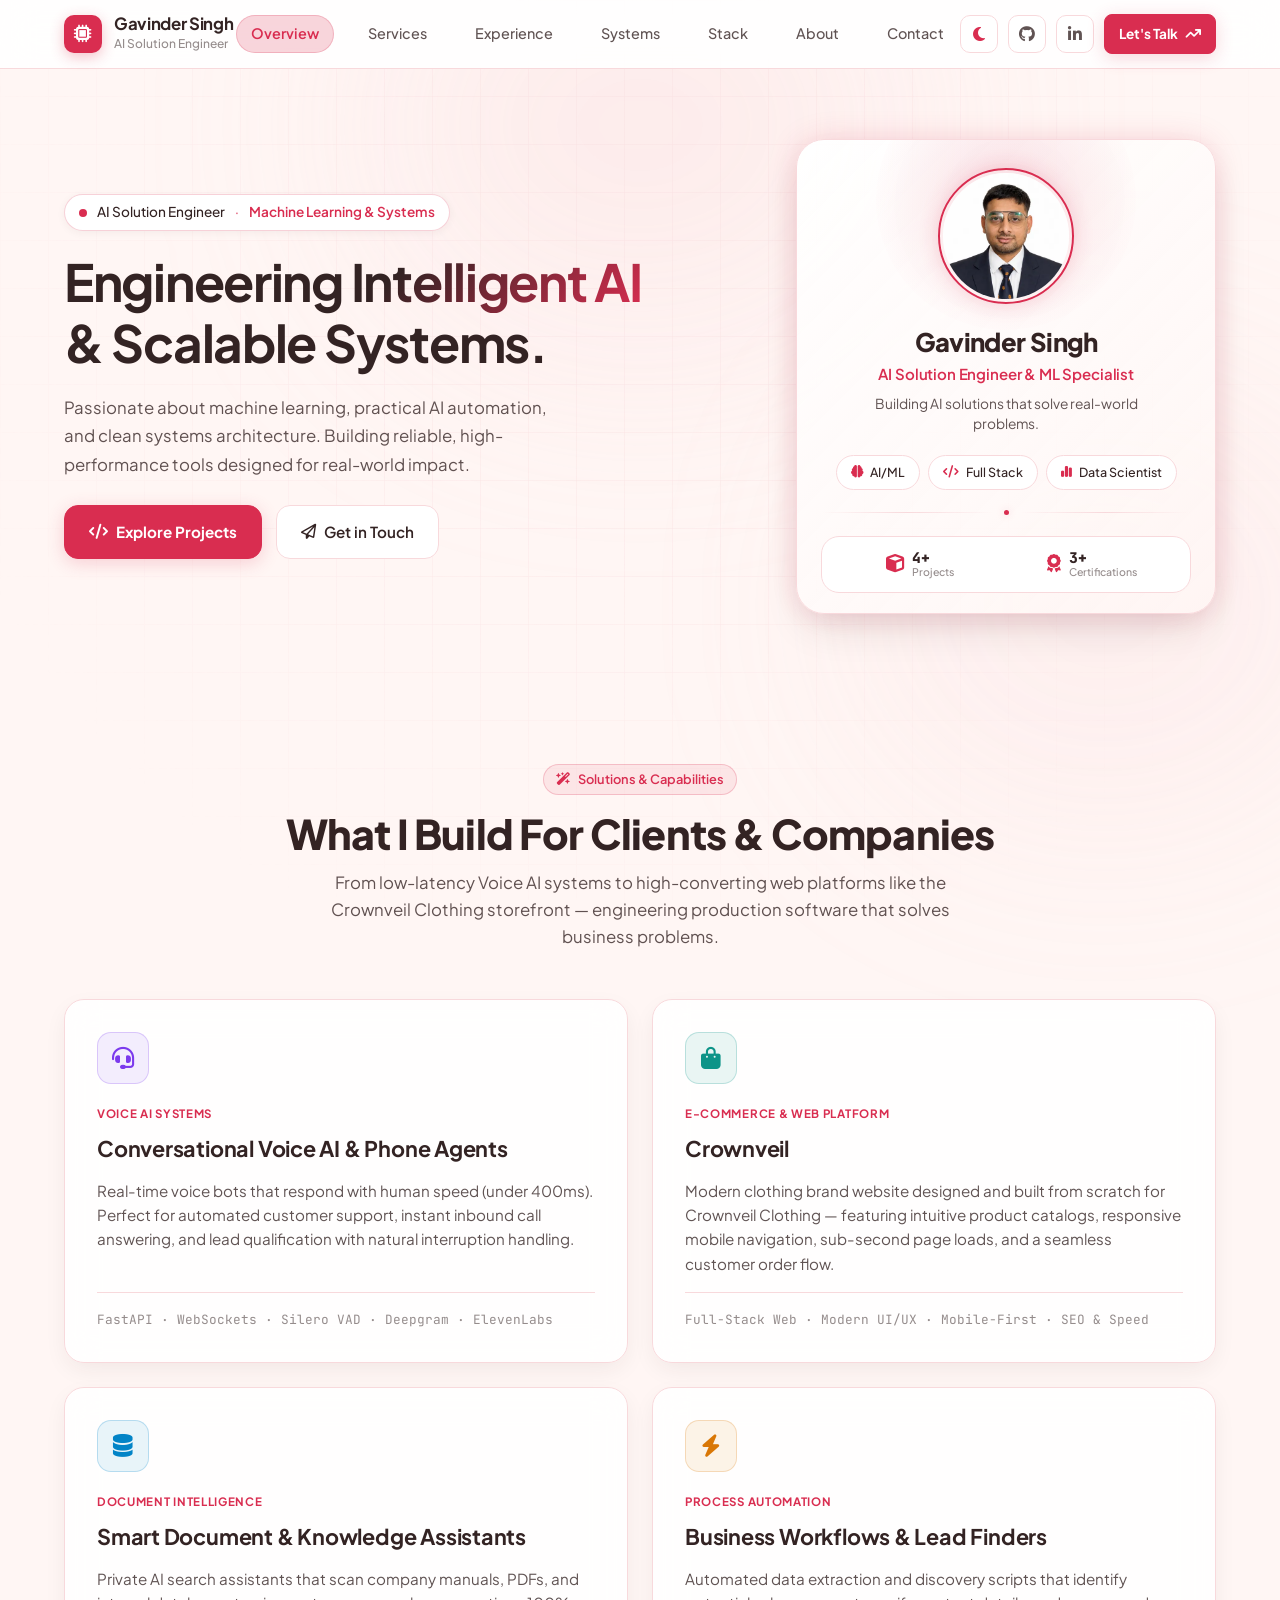
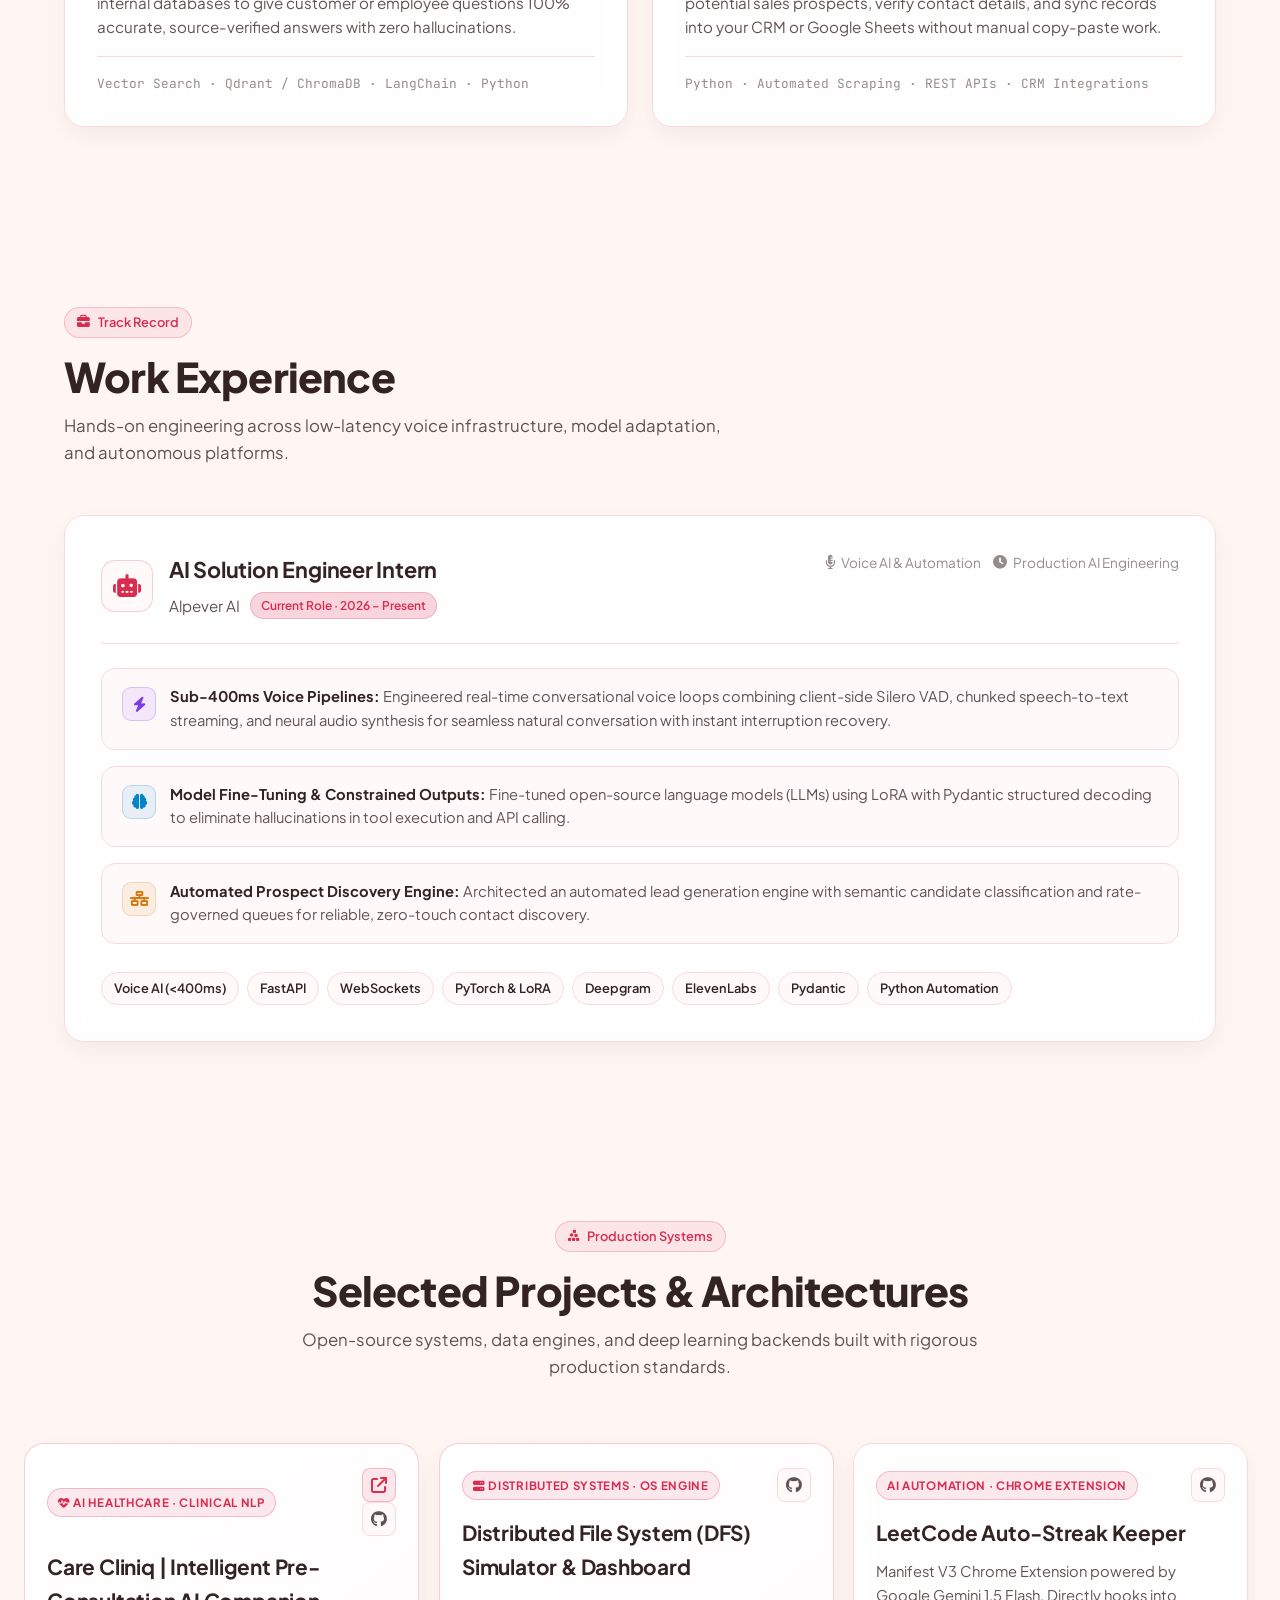
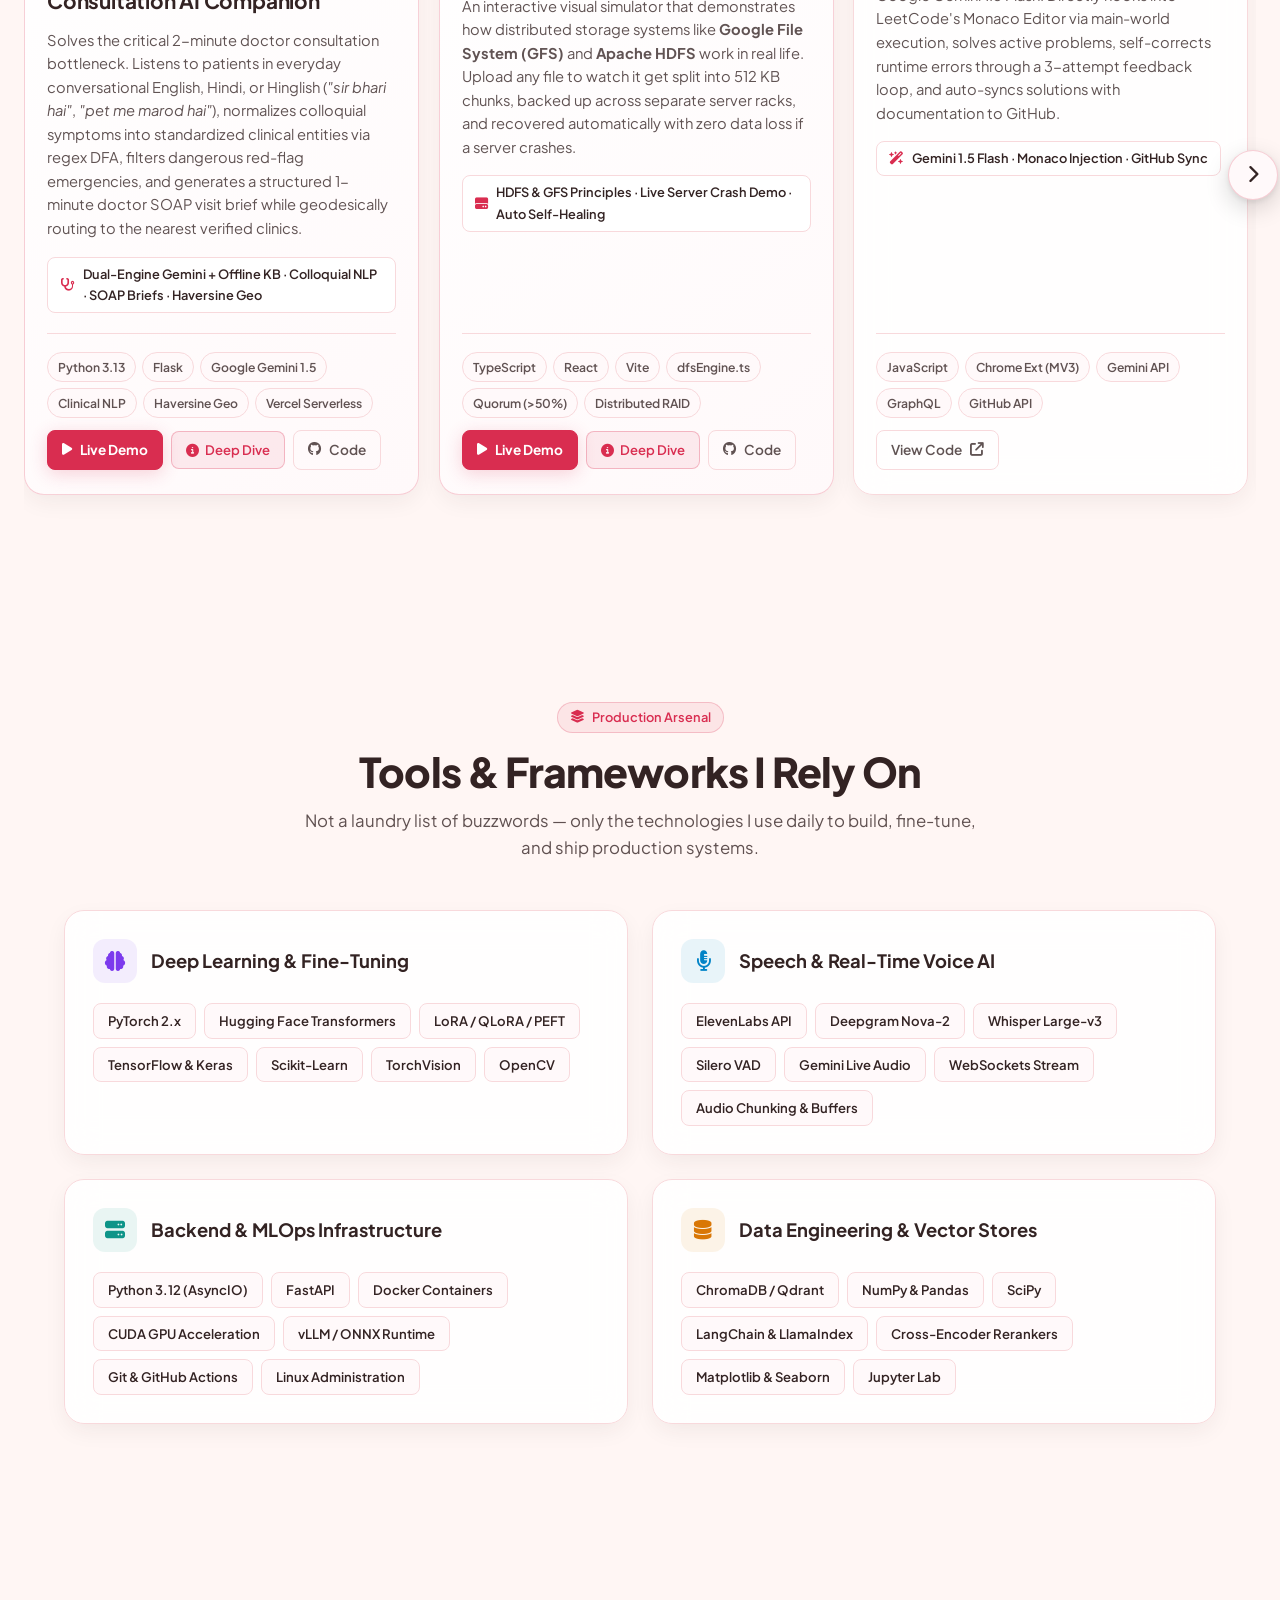
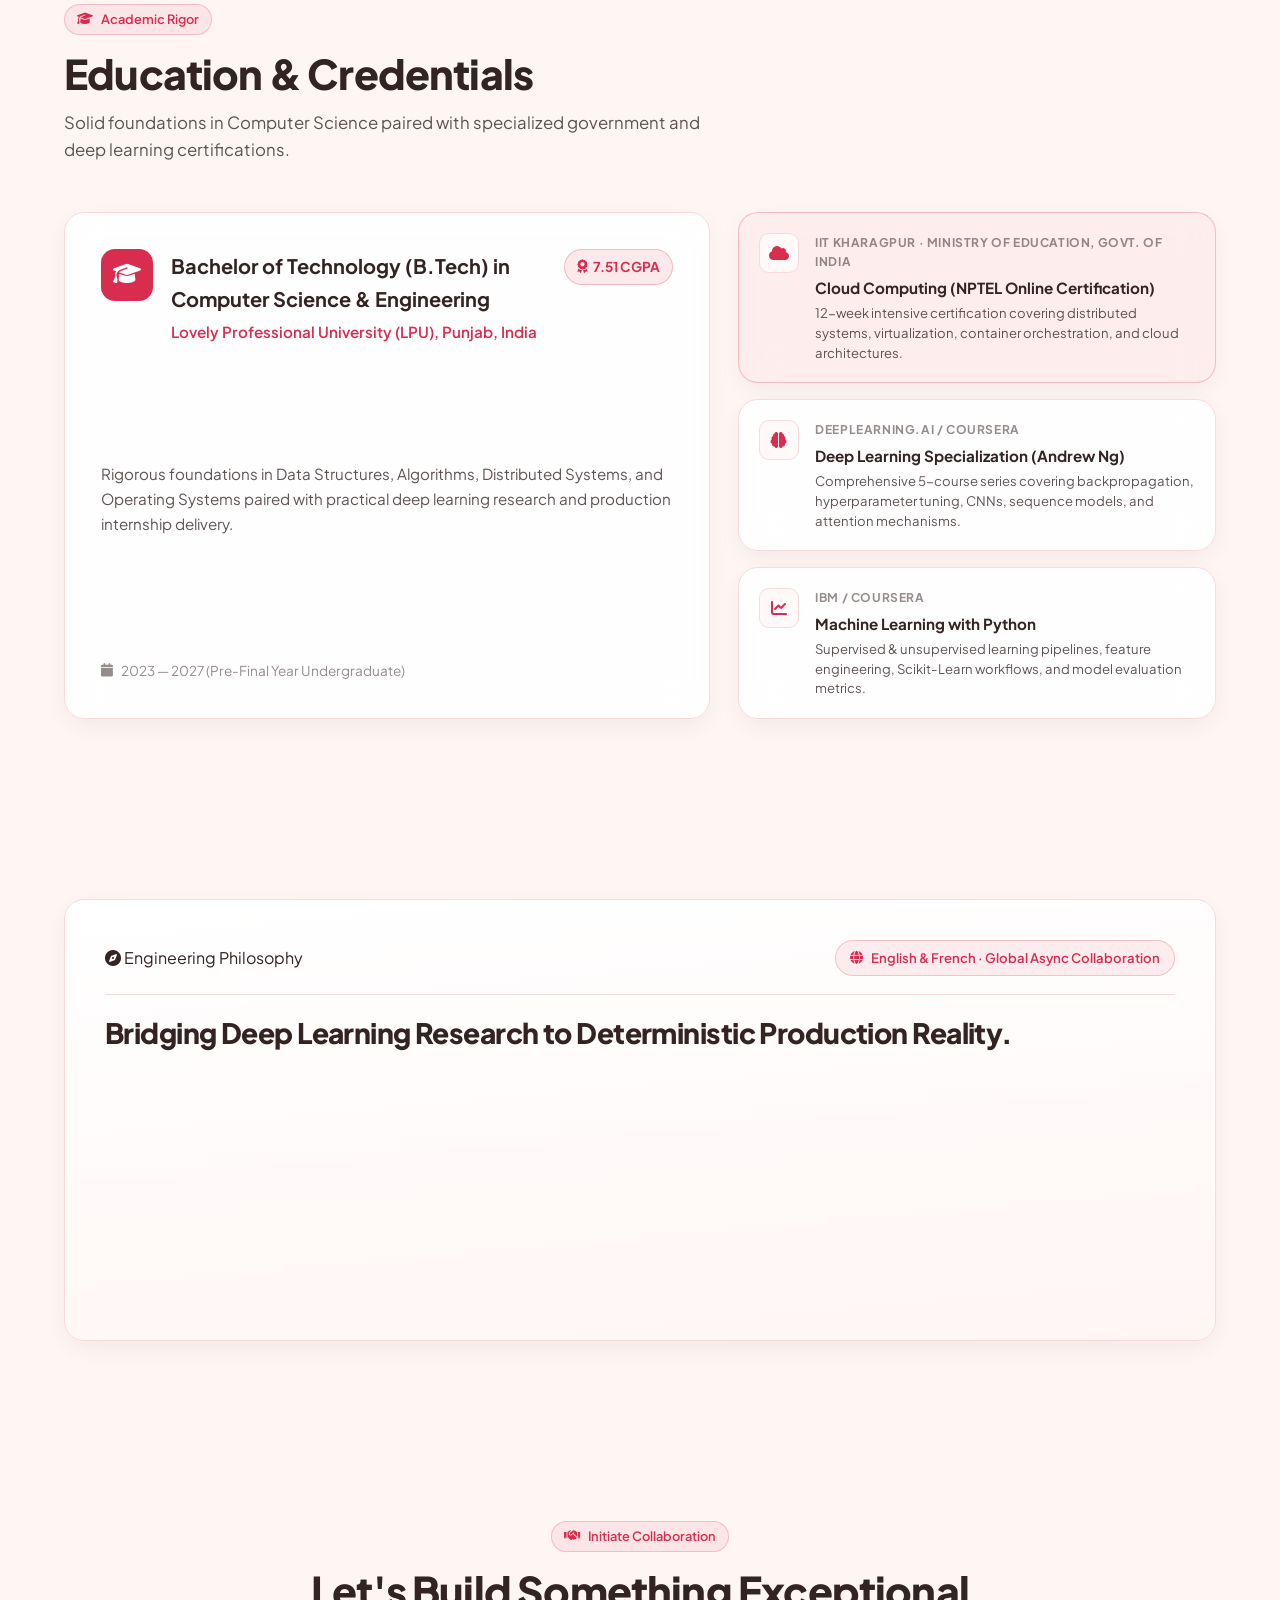
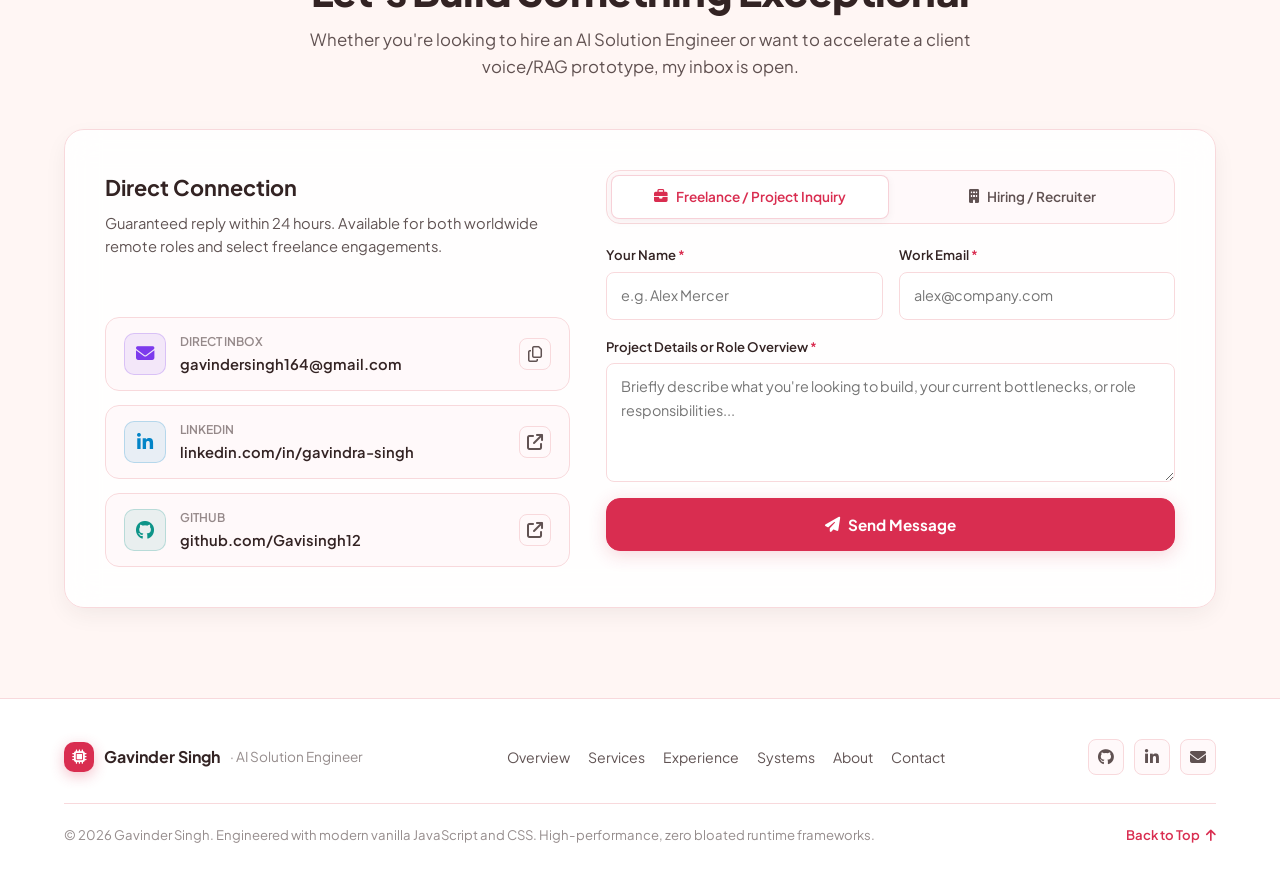
<file: index.html>
<!DOCTYPE html>
<html lang="en" data-theme="light" style="color-scheme: light;">

<head>
  <meta charset="UTF-8" />
  <script>
    (function () {
      let theme = 'light';
      try {
        const sessionTheme = sessionStorage.getItem('portfolio-theme');
        if (sessionTheme === 'dark' || sessionTheme === 'light') {
          theme = sessionTheme;
        } else {
          // Fresh open: Default is always Light Mode
          theme = 'light';
          localStorage.setItem('portfolio-theme', 'light');
        }
      } catch (e) {
        theme = 'light';
      }
      document.documentElement.setAttribute('data-theme', theme);
      document.documentElement.style.colorScheme = theme;
    })();
  </script>
  <meta name="viewport" content="width=device-width, initial-scale=1.0" />
  <title>Gavinder Singh | AI Solution Engineer & Machine Learning Specialist</title>
  <meta name="description"
    content="Portfolio of Gavinder Singh, AI Solution Engineer Intern at Alpever AI. Specializing in real-time conversational voice agents (<400ms), custom LLM fine-tuning (LoRA), enterprise RAG, and autonomous systems." />
  <meta name="keywords"
    content="Gavinder Singh, AI Solution Engineer, Machine Learning Engineer, Voice AI, Real-time Voice Agents, PyTorch, LoRA Fine-Tuning, RAG, Lovely Professional University, Freelance AI Consultant" />
  <meta name="author" content="Gavinder Singh" />

  <!-- Open Graph / Social Cards -->
  <meta property="og:type" content="website" />
  <meta property="og:title" content="Gavinder Singh | AI Solution Engineer & Machine Learning Specialist" />
  <meta property="og:description"
    content="Engineering real-time conversational Voice AI (<400ms latency), LoRA model fine-tuning, and enterprise autonomous systems. Available for select freelance contracts & full-time roles." />
  <meta property="og:url" content="https://gavisingh12.github.io" />
  <meta property="og:image" content="https://gavisingh12.github.io/profile.jpg" />

  <!-- Favicon matching palette #FFF6F4, #F8D9DC, #D92D50 -->
  <link rel="icon" type="image/svg+xml"
    href="data:image/svg+xml,%3Csvg xmlns='http://www.w3.org/2000/svg' viewBox='0 0 32 32'%3E%3Crect width='32' height='32' rx='8' fill='%23FFF6F4'/%3E%3Crect x='1' y='1' width='30' height='30' rx='7' fill='none' stroke='%23F8D9DC' stroke-width='1.5'/%3E%3Ctext x='50%25' y='54%25' dominant-baseline='middle' text-anchor='middle' fill='%23D92D50' font-family='sans-serif' font-weight='800' font-size='12'%3EGS%3C/text%3E%3C/svg%3E" />

  <!-- Google Fonts & FontAwesome -->
  <link rel="preconnect" href="https://fonts.googleapis.com" />
  <link rel="preconnect" href="https://fonts.gstatic.com" crossorigin />
  <link
    href="https://fonts.googleapis.com/css2?family=Plus+Jakarta+Sans:ital,wght@0,300;0,400;0,500;0,600;0,700;0,800;1,400&family=JetBrains+Mono:wght@400;500;600&display=swap"
    rel="stylesheet" />
  <link rel="stylesheet" href="https://cdnjs.cloudflare.com/ajax/libs/font-awesome/6.5.1/css/all.min.css" />

  <!-- Primary Stylesheet -->
  <link rel="stylesheet" href="style.css?v=16.0" />
</head>

<body>

  <!-- Skip to Content for Accessibility -->
  <a href="#overview" class="skip-link">Skip to main content</a>

  <!-- Ambient Glow Backgrounds -->
  <div class="ambient-glow glow-top" aria-hidden="true"></div>
  <div class="ambient-glow glow-middle" aria-hidden="true"></div>
  <div class="ambient-grid-pattern" aria-hidden="true"></div>

  <!-- Navigation Bar -->
  <header class="site-header" id="navbar">
    <nav class="nav-container" aria-label="Main Navigation">
      <div class="brand-group">
        <a href="#overview" class="brand-logo" aria-label="Gavinder Singh Home">
          <div class="logo-mark" aria-hidden="true">
            <i class="fa-solid fa-microchip"></i>
          </div>
          <div class="brand-name-group">
            <span class="brand-name">Gavinder Singh</span>
            <span class="brand-sub">AI Solution Engineer</span>
          </div>
        </a>
      </div>

      <!-- Desktop Navigation Links -->
      <div class="nav-menu" id="navMenu">
        <a href="#overview" class="nav-link active">Overview</a>
        <a href="#solutions" class="nav-link">Services</a>
        <a href="#experience" class="nav-link">Experience</a>
        <a href="#projects" class="nav-link">Systems</a>
        <a href="#stack" class="nav-link">Stack</a>
        <a href="#about" class="nav-link">About</a>
        <a href="#contact" class="nav-link">Contact</a>
      </div>

      <!-- Nav Action Buttons -->
      <div class="nav-controls">
        <button type="button" class="theme-toggle-btn" id="themeToggleBtn" aria-label="Toggle Theme"
          title="Toggle Light / Dark Mode">
          <i class="fa-solid fa-moon" id="themeToggleIcon"></i>
        </button>

        <a href="https://github.com/Gavisingh12" target="_blank" rel="noopener noreferrer" class="social-icon-btn"
          title="GitHub Profile @Gavisingh12" aria-label="GitHub">
          <i class="fa-brands fa-github"></i>
        </a>

        <a href="https://www.linkedin.com/in/gavindra-singh/" target="_blank" rel="noopener noreferrer"
          class="social-icon-btn" title="LinkedIn Profile" aria-label="LinkedIn">
          <i class="fa-brands fa-linkedin-in"></i>
        </a>

        <a href="#contact" class="btn btn-sm btn-primary nav-hire-btn">
          <span>Let's Talk</span>
          <i class="fa-solid fa-arrow-trend-up"></i>
        </a>

        <button type="button" class="mobile-toggle-btn" id="mobileMenuBtn" aria-label="Toggle Navigation Menu"
          aria-expanded="false" aria-controls="navMenu">
          <i class="fa-solid fa-bars" id="mobileMenuIcon"></i>
        </button>
      </div>
    </nav>
  </header>

  <!-- Main Content -->
  <main id="main-content">

    <!-- =========================================================================
         SECTION 1: HERO / EXECUTIVE OVERVIEW
         Designed for instant recruiter comprehension & client trust
    ========================================================================== -->
    <section class="hero-section" id="overview" aria-label="Introduction & Overview">
      <div class="container hero-container">

        <div class="hero-content">
          <!-- Role & Credibility Pill -->
          <div class="hero-badge">
            <span class="status-pulse-dot" aria-hidden="true"></span>
            <span class="badge-text">AI Solution Engineer</span>
            <span class="badge-sep">·</span>
            <span class="badge-sub">Machine Learning &amp; Systems</span>
          </div>

          <!-- Bold, Clear, High-Impact Title -->
          <h1 class="hero-title">
            Engineering <span class="gradient-text">Intelligent AI</span> &amp; Scalable Systems.
          </h1>

          <!-- Value Proposition Description -->
          <p class="hero-description">
            Passionate about machine learning, practical AI automation, and clean systems architecture. Building
            reliable, high-performance tools designed for real-world impact.
          </p>

          <!-- Core Call to Actions -->
          <div class="hero-cta-group">
            <a href="#projects" class="btn btn-primary btn-lg">
              <i class="fa-solid fa-code"></i>
              <span>Explore Projects</span>
            </a>
            <a href="#contact" class="btn btn-secondary btn-lg">
              <i class="fa-regular fa-paper-plane"></i>
              <span>Get in Touch</span>
            </a>
          </div>
        </div>

        <!-- Hero Visual / 3D Flip Showcase Card -->
        <div class="hero-visual">
          <div class="profile-card-flip-container" id="profileFlipCard" tabindex="0" role="region"
            aria-label="Interactive Profile Card - Hover or click to flip">
            <div class="profile-card-flipper">

              <!-- FRONT FACE -->
              <div class="profile-showcase-card profile-card-front">

                <!-- Subtle Ambient Glow -->
                <div class="showcase-glow" aria-hidden="true"></div>

                <!-- Avatar with Mint Ring -->
                <div class="showcase-avatar-wrapper">
                  <div class="showcase-avatar-ring"></div>
                  <picture>
                    <source srcset="profile.webp" type="image/webp" />
                    <img src="profile.jpg" alt="Gavinder Singh" class="showcase-avatar-img" width="140" height="140"
                      loading="eager" />
                  </picture>
                </div>

                <!-- Identity Header -->
                <div class="showcase-identity">
                  <h2 class="showcase-name">
                    <span>Gavinder Singh</span>
                  </h2>
                  <p class="showcase-title">AI Solution Engineer &amp; ML Specialist</p>
                  <p class="showcase-bio">Building AI solutions that solve real-world problems.</p>
                </div>

                <!-- Skill / Focus Pills -->
                <div class="showcase-pills">
                  <div class="showcase-pill">
                    <i class="fa-solid fa-brain"></i>
                    <span>AI/ML</span>
                  </div>
                  <div class="showcase-pill">
                    <i class="fa-solid fa-code"></i>
                    <span>Full Stack</span>
                  </div>
                  <div class="showcase-pill">
                    <i class="fa-solid fa-chart-simple"></i>
                    <span>Data Scientist</span>
                  </div>
                </div>

                <!-- Dotted Divider Line -->
                <div class="showcase-divider" aria-hidden="true">
                  <span class="divider-line"></span>
                  <span class="divider-dot"></span>
                  <span class="divider-line"></span>
                </div>

                <!-- Stats Matrix Row -->
                <div class="showcase-stats-panel">
                  <div class="showcase-stat-item">
                    <i class="fa-solid fa-cube stat-icon"></i>
                    <div class="stat-meta">
                      <span class="stat-number">4+</span>
                      <span class="stat-label">Projects</span>
                    </div>
                  </div>
                  <div class="showcase-stat-item">
                    <i class="fa-solid fa-award stat-icon"></i>
                    <div class="stat-meta">
                      <span class="stat-number">3+</span>
                      <span class="stat-label">Certifications</span>
                    </div>
                  </div>
                </div>


              </div>

              <!-- BACK FACE (Matching User's Reference Screenshot) -->
              <div class="profile-showcase-card profile-card-back">

                <!-- Ambient Glow -->
                <div class="showcase-glow" aria-hidden="true"></div>

                <div class="card-back-content">

                  <!-- 1. My Tech Stack -->
                  <div class="card-back-section">
                    <div class="card-back-heading">
                      <span>My</span> <span class="accent-word">Tech Stack</span>
                    </div>
                    <div class="tech-stack-icon-grid">
                      <!-- Python -->
                      <div class="tech-icon-tile" title="Python">
                        <svg viewBox="0 0 24 24" width="22" height="22">
                          <path fill="#3776AB"
                            d="M11.9 2c-3.1 0-4.9 1.4-4.9 3.5v2.6h4.9v.9H4.4C2.4 9 1 10.7 1 13.1c0 2.5 1.5 4.1 3.8 4.1h1.7v-2.3c0-1.7 1.4-3.1 3.1-3.1h4.9c1.4 0 2.5-1.1 2.5-2.5V4.5c0-2.1-1.9-2.5-5.1-2.5zm-1.4 1.7c.5 0 .9.4.9.9s-.4.9-.9.9-.9-.4-.9-.9.4-.9.9-.9z" />
                          <path fill="#FFD43B"
                            d="M12.1 22c3.1 0 4.9-1.4 4.9-3.5v-2.6h-4.9v-.9h7.5c2 0 3.4-1.7 3.4-4.1 0-2.5-1.5-4.1-3.8-4.1h-1.7v2.3c0 1.7-1.4 3.1-3.1 3.1h-4.9c-1.4 0-2.5 1.1-2.5 2.5v4.8c0 2.1 1.9 2.5 5.1 2.5zm1.4-1.7c-.5 0-.9-.4-.9-.9s.4-.9.9-.9.9.4.9.9-.4.9-.9.9z" />
                        </svg>
                      </div>

                      <!-- C++ / DSA -->
                      <div class="tech-icon-tile" title="C++ &amp; DSA">
                        <svg viewBox="0 0 24 24" width="22" height="22">
                          <path fill="#00599C"
                            d="M22.4 10.4h-1.3v-1.3h-1.1v1.3h-1.3v1.1h1.3v1.3h1.1v-1.3h1.3v-1.1zm-4.4 0h-1.3v-1.3h-1.1v1.3h-1.3v1.1h1.3v1.3h1.1v-1.3h1.3v-1.1zM11.7 4C7.5 4 4 7.4 4 11.7s3.4 7.7 7.7 7.7c3.4 0 6.3-2.2 7.3-5.2h-2.5c-.8 1.8-2.6 3-4.8 3-2.9 0-5.2-2.3-5.2-5.2s2.3-5.2 5.2-5.2c2.1 0 4 1.3 4.8 3.1h2.5c-1-3.1-3.9-5.2-7.3-5.2z" />
                        </svg>
                      </div>

                      <!-- Java -->
                      <div class="tech-icon-tile" title="Java">
                        <svg viewBox="0 0 24 24" width="22" height="22">
                          <path fill="#5382A1"
                            d="M8.8 19.3s-1.8.2-2.5.4c-.6.2-.8.5-.3.6 1.7.5 4.6.4 7.8-.1 1.7-.3 3.6-.8 3.6-.8s-.7.3-1.4.5c-2.3.8-6.9 1-9.3.2-.8-.3-.8-.7-.2-.9 1.1-.4 2.3-.9 2.3-.9zm-.7 2.3s-1.4.2-2.2.4c-.6.2-.5.5.1.6 1.8.4 5.2.4 8.7-.1 2-.3 3.9-.9 3.9-.9s-.9.4-1.7.6c-2.6.8-7.9 1-10.4.2-.8-.3-.8-.8 0-1 .9-.4 1.6-.8 1.6-.8z" />
                          <path fill="#E76F00"
                            d="M12.9 10.7c1.1 1.2.7 2.3-.7 3.6-1.5 1.4-2.8 2.2-4.7 3.3-.6.3-1 .6-.6.8.4.2 1.4.2 2.3 0 1.7-.4 3.7-1.4 5.2-2.9 2-2 2.3-3.6 1-4.7-1.1-.9-2.6-1.1-2.5-.1z" />
                          <path fill="#5382A1"
                            d="M15.4 6.6c.7 1 .3 2-.7 3.1-1.3 1.3-2.5 2-4.1 3-.5.3-.8.5-.5.7.3.2 1.2.2 2 0 1.5-.4 3.3-1.3 4.6-2.6 1.8-1.8 2.1-3.2.9-4.2-1-.9-2.3-1.1-2.2 0z" />
                        </svg>
                      </div>

                      <!-- JavaScript -->
                      <div class="tech-icon-tile" title="JavaScript">
                        <svg viewBox="0 0 24 24" width="22" height="22">
                          <rect width="24" height="24" rx="4" fill="#F7DF1E" />
                          <path fill="#000000"
                            d="M6.5 18.2c.6 1 1.5 1.7 3 1.7 1.7 0 2.8-.8 2.8-2.6v-7.8H9.8v7.8c0 .8-.4 1.2-1.1 1.2-.5 0-.9-.3-1.2-.7l-1 1.4zm7.6-.2c.8 1.1 2.2 1.9 4 1.9 2.3 0 3.8-1.2 3.8-2.9 0-1.7-1.2-2.4-3.1-3.2-1.3-.6-1.8-.9-1.8-1.6 0-.6.5-1.1 1.4-1.1.9 0 1.5.4 2 1.1l1.8-1.2c-.8-1.2-2-1.7-3.8-1.7-2.2 0-3.7 1.3-3.7 2.9 0 1.7 1.2 2.4 2.9 3.1 1.4.6 2 1 2 1.7 0 .8-.7 1.2-1.7 1.2-1.1 0-1.8-.5-2.4-1.4l-1.4 1.2z" />
                        </svg>
                      </div>

                      <!-- React (Full Stack) -->
                      <div class="tech-icon-tile" title="React (Full Stack)">
                        <svg viewBox="0 0 24 24" width="22" height="22">
                          <ellipse cx="12" cy="12" rx="3.5" ry="9" fill="none" stroke="#61DAFB" stroke-width="1.6"
                            transform="rotate(30 12 12)" />
                          <ellipse cx="12" cy="12" rx="3.5" ry="9" fill="none" stroke="#61DAFB" stroke-width="1.6"
                            transform="rotate(90 12 12)" />
                          <ellipse cx="12" cy="12" rx="3.5" ry="9" fill="none" stroke="#61DAFB" stroke-width="1.6"
                            transform="rotate(150 12 12)" />
                          <circle cx="12" cy="12" r="1.8" fill="#61DAFB" />
                        </svg>
                      </div>

                      <!-- Node.js -->
                      <div class="tech-icon-tile" title="Node.js">
                        <svg viewBox="0 0 24 24" width="22" height="22">
                          <path fill="#539E43"
                            d="M12 2l9 5.2v10.4L12 22l-9-5.2V7.2L12 2zm0 2.2L4.8 8.4v7.2L12 19.8l7.2-4.2V8.4L12 4.2zm-2.8 5.6h2.2v4.8c0 .7.4 1.1 1.1 1.1.5 0 .9-.2 1.2-.5l.8 1.4c-.6.6-1.4.9-2.3.9-1.9 0-3-1.1-3-2.9V9.8z" />
                        </svg>
                      </div>

                      <!-- SQL / PostgreSQL -->
                      <div class="tech-icon-tile" title="SQL / Databases">
                        <svg viewBox="0 0 24 24" width="22" height="22">
                          <path fill="#336791"
                            d="M12 2C6.5 2 2 6.5 2 12s4.5 10 10 10 10-4.5 10-10S17.5 2 12 2zm1 16.5c-2.8 0-4.5-1.5-4.5-3.5 0-1.8 1.5-3 3.5-3 1.8 0 3.2.9 3.5 2.2h-1.8c-.2-.6-.9-1-1.7-1-1.1 0-1.9.7-1.9 1.8 0 1.1.8 1.9 2 1.9 1 0 1.7-.5 1.9-1.3H16c-.3 1.8-1.7 2.9-3 2.9zm3.5-5.5h-1.6v-1.6h1.6V13zm-6-2.5c-.8 0-1.5-.7-1.5-1.5s.7-1.5 1.5-1.5 1.5.7 1.5 1.5-.7 1.5-1.5 1.5zm7 0c-.8 0-1.5-.7-1.5-1.5s.7-1.5 1.5-1.5 1.5.7 1.5 1.5-.7 1.5-1.5 1.5z" />
                        </svg>
                      </div>

                      <!-- Linux -->
                      <div class="tech-icon-tile" title="Linux">
                        <svg viewBox="0 0 24 24" width="22" height="22">
                          <path fill="#FCC624"
                            d="M12 2c-3.3 0-5 2.5-5 5.5 0 1.2.3 2.5.8 3.5C7.2 11.7 6 13.5 6 16c0 2.5 1.8 4.5 4.5 5 0 .5.5 1 1.5 1s1.5-.5 1.5-1c2.7-.5 4.5-2.5 4.5-5 0-2.5-1.2-4.3-1.8-5 .5-1 .8-2.3.8-3.5C17 4.5 15.3 2 12 2z" />
                          <circle cx="10" cy="7" r="1" fill="#000" />
                          <circle cx="14" cy="7" r="1" fill="#000" />
                          <path fill="#E95420" d="M11 9h2l-1 2z" />
                        </svg>
                      </div>
                    </div>
                  </div>

                  <!-- Center Divider 1 -->
                  <div class="card-back-divider" aria-hidden="true">
                    <span class="divider-line"></span>
                    <span class="divider-dot"></span>
                    <span class="divider-line"></span>
                  </div>

                  <!-- 2. Featured Projects -->
                  <div class="card-back-section">
                    <div class="card-back-head-row">
                      <div class="card-back-heading">
                        <span>Featured</span> <span class="accent-word">Projects</span>
                      </div>
                      <a href="#projects" class="back-view-all-btn">
                        <span>View All</span>
                        <i class="fa-solid fa-arrow-right"></i>
                      </a>
                    </div>

                    <div class="back-projects-list">
                      <!-- Project 1: DFS -->
                      <a href="#projects" class="back-project-card">
                        <div class="back-project-icon">
                          <i class="fa-solid fa-server"></i>
                        </div>
                        <div class="back-project-meta">
                          <h4 class="back-project-title">Distributed File System (DFS)</h4>
                          <span class="back-project-sub">OS Simulator · HDFS/GFS · Quorum</span>
                        </div>
                        <div class="back-project-arrow">
                          <i class="fa-solid fa-arrow-right"></i>
                        </div>
                      </a>

                      <!-- Project 2: Auto-Streak -->
                      <a href="#projects" class="back-project-card">
                        <div class="back-project-icon">
                          <i class="fa-solid fa-wand-magic-sparkles"></i>
                        </div>
                        <div class="back-project-meta">
                          <h4 class="back-project-title">LeetCode Auto-Streak Keeper</h4>
                          <span class="back-project-sub">Gemini 1.5 Flash · Monaco · GitHub Sync</span>
                        </div>
                        <div class="back-project-arrow">
                          <i class="fa-solid fa-arrow-right"></i>
                        </div>
                      </a>
                    </div>
                  </div>

                  <!-- Center Divider 2 -->
                  <div class="card-back-divider" aria-hidden="true">
                    <span class="divider-line"></span>
                    <span class="divider-dot"></span>
                    <span class="divider-line"></span>
                  </div>

                  <!-- 3. Let's Connect -->
                  <div class="card-back-section">
                    <div class="card-back-heading">
                      <span>Let's</span> <span class="accent-word">Connect</span>
                    </div>
                    <div class="back-connect-row">
                      <div class="back-social-group">
                        <a href="https://www.linkedin.com/in/gavindra-singh/" target="_blank" rel="noopener noreferrer"
                          class="connect-icon-tile linkedin" title="LinkedIn" aria-label="LinkedIn">
                          <i class="fa-brands fa-linkedin-in"></i>
                        </a>
                        <a href="https://github.com/Gavisingh12" target="_blank" rel="noopener noreferrer"
                          class="connect-icon-tile github" title="GitHub" aria-label="GitHub">
                          <i class="fa-brands fa-github"></i>
                        </a>
                        <a href="mailto:gavindersingh164@gmail.com" class="connect-icon-tile email"
                          title="Email Gavinder" aria-label="Email">
                          <i class="fa-solid fa-envelope"></i>
                        </a>
                      </div>
                      <a href="#contact" class="back-say-hello-btn">
                        <span>Say Hello</span>
                        <i class="fa-solid fa-arrow-right"></i>
                      </a>
                    </div>
                  </div>

                </div>

              </div>

            </div>
          </div>
        </div>

      </div>
    </section>

    <!-- =========================================================================
         SECTION 2: SOLUTIONS & CLIENT SERVICES
    ========================================================================== -->
    <section class="section" id="solutions" aria-label="Services & What I Build">
      <div class="container">

        <div class="section-header text-center">
          <div class="section-tag">
            <i class="fa-solid fa-wand-magic-sparkles"></i>
            <span>Solutions &amp; Capabilities</span>
          </div>
          <h2 class="section-title">What I Build For Clients &amp; Companies</h2>
          <p class="section-subtitle">
            From low-latency Voice AI systems to high-converting web platforms like the Crownveil Clothing storefront —
            engineering production software that solves business problems.
          </p>
        </div>

        <div class="services-grid">

          <!-- Solution Card 1: Conversational Voice AI -->
          <div class="service-card glass-panel">
            <div class="service-icon-box icon-purple">
              <i class="fa-solid fa-headset"></i>
            </div>
            <div class="service-badge">Voice AI Systems</div>
            <h3 class="service-title">Conversational Voice AI &amp; Phone Agents</h3>
            <p class="service-description">
              Real-time voice bots that respond with human speed (under 400ms). Perfect for automated customer support,
              instant inbound call answering, and lead qualification with natural interruption handling.
            </p>
            <div class="service-footer">
              <span class="service-tech">FastAPI · WebSockets · Silero VAD · Deepgram · ElevenLabs</span>
            </div>
          </div>

          <!-- Solution Card 2: Crownveil Clothing Storefront -->
          <div class="service-card glass-panel">
            <div class="service-icon-box icon-emerald">
              <i class="fa-solid fa-bag-shopping"></i>
            </div>
            <div class="service-badge">E-Commerce &amp; Web Platform</div>
            <h3 class="service-title">Crownveil</h3>
            <p class="service-description">
              Modern clothing brand website designed and built from scratch for Crownveil Clothing — featuring intuitive
              product catalogs, responsive mobile navigation, sub-second page loads, and a seamless customer order flow.
            </p>
            <div class="service-footer">
              <span class="service-tech">Full-Stack Web · Modern UI/UX · Mobile-First · SEO &amp; Speed</span>
            </div>
          </div>

          <!-- Solution Card 3: Document & Knowledge Assistants -->
          <div class="service-card glass-panel">
            <div class="service-icon-box icon-cyan">
              <i class="fa-solid fa-database"></i>
            </div>
            <div class="service-badge">Document Intelligence</div>
            <h3 class="service-title">Smart Document &amp; Knowledge Assistants</h3>
            <p class="service-description">
              Private AI search assistants that scan company manuals, PDFs, and internal databases to give customer or
              employee questions 100% accurate, source-verified answers with zero hallucinations.
            </p>
            <div class="service-footer">
              <span class="service-tech">Vector Search · Qdrant / ChromaDB · LangChain · Python</span>
            </div>
          </div>

          <!-- Solution Card 4: Business Workflow Automation -->
          <div class="service-card glass-panel">
            <div class="service-icon-box icon-amber">
              <i class="fa-solid fa-bolt"></i>
            </div>
            <div class="service-badge">Process Automation</div>
            <h3 class="service-title">Business Workflows &amp; Lead Finders</h3>
            <p class="service-description">
              Automated data extraction and discovery scripts that identify potential sales prospects, verify contact
              details, and sync records into your CRM or Google Sheets without manual copy-paste work.
            </p>
            <div class="service-footer">
              <span class="service-tech">Python · Automated Scraping · REST APIs · CRM Integrations</span>
            </div>
          </div>

        </div>

      </div>
    </section>

    <!-- =========================================================================
         SECTION 3: PRODUCTION EXPERIENCE
    ========================================================================== -->
    <section class="section" id="experience" aria-label="Work Experience">
      <div class="container">

        <div class="section-header">
          <div class="section-tag">
            <i class="fa-solid fa-briefcase"></i>
            <span>Track Record</span>
          </div>
          <h2 class="section-title">Work Experience</h2>
          <p class="section-subtitle">
            Hands-on engineering across low-latency voice infrastructure, model adaptation, and autonomous platforms.
          </p>
        </div>

        <div class="experience-timeline">

          <!-- Experience Card: AI Solution Engineer Intern (Alpever AI) -->
          <div class="experience-card glass-panel">
            <div class="exp-header-row">
              <div class="exp-brand">
                <div class="company-logo-badge">
                  <i class="fa-solid fa-robot"></i>
                </div>
                <div>
                  <h3 class="exp-role-title">AI Solution Engineer Intern</h3>
                  <div class="exp-company-name">
                    <span>Alpever AI</span>
                    <span class="status-pill current">Current Role · 2026 – Present</span>
                  </div>
                </div>
              </div>

              <div class="exp-meta">
                <span class="exp-badge-item"><i class="fa-solid fa-microphone-lines"></i> Voice AI &amp;
                  Automation</span>
                <span class="exp-badge-item"><i class="fa-solid fa-clock"></i> Production AI Engineering</span>
              </div>
            </div>

            <div class="exp-body">
              <div class="exp-achievements">
                <div class="achievement-item">
                  <div class="achievement-icon icon-purple"><i class="fa-solid fa-bolt"></i></div>
                  <div class="achievement-text">
                    <strong>Sub-400ms Voice Pipelines:</strong> Engineered real-time conversational voice loops
                    combining client-side Silero VAD, chunked speech-to-text streaming, and neural audio synthesis for
                    seamless natural conversation with instant interruption recovery.
                  </div>
                </div>

                <div class="achievement-item">
                  <div class="achievement-icon icon-cyan"><i class="fa-solid fa-brain"></i></div>
                  <div class="achievement-text">
                    <strong>Model Fine-Tuning &amp; Constrained Outputs:</strong> Fine-tuned open-source language models
                    (LLMs) using LoRA with Pydantic structured decoding to eliminate hallucinations in tool execution
                    and API calling.
                  </div>
                </div>

                <div class="achievement-item">
                  <div class="achievement-icon icon-amber"><i class="fa-solid fa-network-wired"></i></div>
                  <div class="achievement-text">
                    <strong>Automated Prospect Discovery Engine:</strong> Architected an automated lead generation
                    engine with semantic candidate classification and rate-governed queues for reliable, zero-touch
                    contact discovery.
                  </div>
                </div>
              </div>

              <div class="exp-tags-row">
                <span class="tech-tag">Voice AI (&lt;400ms)</span>
                <span class="tech-tag">FastAPI</span>
                <span class="tech-tag">WebSockets</span>
                <span class="tech-tag">PyTorch &amp; LoRA</span>
                <span class="tech-tag">Deepgram</span>
                <span class="tech-tag">ElevenLabs</span>
                <span class="tech-tag">Pydantic</span>
                <span class="tech-tag">Python Automation</span>
              </div>
            </div>
          </div>

        </div>

      </div>
    </section>

    <!-- =========================================================================
         SECTION 4: SELECTED PRODUCTION SYSTEMS & PROJECTS
    ========================================================================== -->
    <section class="section" id="projects" aria-label="Featured Systems & Projects">
      <div class="container">

        <div class="section-header text-center">
          <div class="section-tag">
            <i class="fa-solid fa-cubes-stacked"></i>
            <span>Production Systems</span>
          </div>
          <h2 class="section-title">Selected Projects &amp; Architectures</h2>
          <p class="section-subtitle">
            Open-source systems, data engines, and deep learning backends built with rigorous production standards.
          </p>
        </div>

        <!-- Projects Carousel Wrapper with Single-Row Horizontal Navigation -->
        <div class="projects-carousel-wrapper">

          <!-- Left Navigation Arrow (hidden when at left-most edge) -->
          <button type="button" class="project-carousel-btn prev" id="projectsPrevBtn" aria-label="Previous Projects"
            title="Previous Projects" aria-hidden="true">
            <i class="fa-solid fa-chevron-left"></i>
          </button>

          <!-- Single-Row Horizontal Slider Track -->
          <div class="projects-slider-track" id="projectsSliderTrack">

            <!-- Project 1 (Flagship Medical AI): Care Cliniq / Smart Appointment Manager -->
            <article class="project-card glass-panel featured-flagship care-cliniq-card">
              <div class="project-card-top">
                <span class="project-tag-pill flagship">
                  <i class="fa-solid fa-heart-pulse"></i> AI HEALTHCARE · CLINICAL NLP
                </span>
                <div class="project-links">
                  <a href="https://smart-appointment-manager1.vercel.app/" target="_blank" rel="noopener noreferrer"
                    class="proj-icon-btn live-accent" title="Launch Live Web App" aria-label="Live Demo">
                    <i class="fa-solid fa-arrow-up-right-from-square"></i>
                  </a>
                  <a href="https://github.com/Gavisingh12/smart-appointment-manager1.git" target="_blank"
                    rel="noopener noreferrer" class="proj-icon-btn" title="View Source on GitHub"
                    aria-label="GitHub Source">
                    <i class="fa-brands fa-github"></i>
                  </a>
                </div>
              </div>

              <h3 class="project-card-title">Care Cliniq | Intelligent Pre-Consultation AI Companion</h3>
              <p class="project-card-desc">
                Solves the critical 2-minute doctor consultation bottleneck. Listens to patients in everyday
                conversational English, Hindi, or Hinglish (<em>"sir bhari hai"</em>, <em>"pet me marod hai"</em>),
                normalizes colloquial symptoms into standardized clinical entities via regex DFA, filters dangerous
                red-flag emergencies, and generates a structured 1-minute doctor SOAP visit brief while geodesically
                routing to the nearest verified clinics.
              </p>

              <div class="project-metric-pill">
                <i class="fa-solid fa-stethoscope"></i>
                <span>Dual-Engine Gemini + Offline KB · Colloquial NLP · SOAP Briefs · Haversine Geo</span>
              </div>

              <div class="project-card-bottom">
                <div class="project-tech-tags">
                  <span class="tag">Python 3.13</span>
                  <span class="tag">Flask</span>
                  <span class="tag">Google Gemini 1.5</span>
                  <span class="tag">Clinical NLP</span>
                  <span class="tag">Haversine Geo</span>
                  <span class="tag">Vercel Serverless</span>
                </div>
                <div class="project-btn-group">
                  <a href="https://smart-appointment-manager1.vercel.app/" target="_blank" rel="noopener noreferrer"
                    class="btn btn-sm btn-primary">
                    <i class="fa-solid fa-play"></i>
                    <span>Live Demo</span>
                  </a>
                  <button type="button" class="btn btn-sm btn-info-modal" id="openCareCliniqModalBtn"
                    aria-label="Explore Care Cliniq Architecture &amp; Clinical Informatics" aria-haspopup="dialog">
                    <i class="fa-solid fa-circle-info"></i>
                    <span>Deep Dive</span>
                  </button>
                  <a href="https://github.com/Gavisingh12/smart-appointment-manager1.git" target="_blank"
                    rel="noopener noreferrer" class="btn btn-sm btn-outline" title="View Repository on GitHub">
                    <i class="fa-brands fa-github"></i>
                    <span>Code</span>
                  </a>
                </div>
              </div>
            </article>

            <!-- Project 2 (Flagship OS): Distributed File System (DFS) Simulator & Management Dashboard -->
            <article class="project-card glass-panel featured-flagship">
              <div class="project-card-top">
                <span class="project-tag-pill flagship">
                  <i class="fa-solid fa-server"></i> DISTRIBUTED SYSTEMS · OS ENGINE
                </span>
                <div class="project-links">
                  <a href="https://github.com/Gavisingh12/os-project" target="_blank" rel="noopener noreferrer"
                    class="proj-icon-btn" title="View Source on GitHub" aria-label="GitHub Source">
                    <i class="fa-brands fa-github"></i>
                  </a>
                </div>
              </div>

              <h3 class="project-card-title">Distributed File System (DFS) Simulator &amp; Dashboard</h3>
              <p class="project-card-desc">
                An interactive visual simulator that demonstrates how distributed storage systems like <strong>Google
                  File System (GFS)</strong> and <strong>Apache HDFS</strong> work in real life. Upload any file to
                watch it get split into 512 KB chunks, backed up across separate server racks, and recovered
                automatically with zero data loss if a server crashes.
              </p>

              <div class="project-metric-pill">
                <i class="fa-solid fa-hard-drive"></i>
                <span>HDFS &amp; GFS Principles · Live Server Crash Demo · Auto Self-Healing</span>
              </div>

              <div class="project-card-bottom">
                <div class="project-tech-tags">
                  <span class="tag">TypeScript</span>
                  <span class="tag">React</span>
                  <span class="tag">Vite</span>
                  <span class="tag">dfsEngine.ts</span>
                  <span class="tag">Quorum (&gt;50%)</span>
                  <span class="tag">Distributed RAID</span>
                </div>
                <div class="project-btn-group">
                  <a href="https://os-project-phi.vercel.app/" target="_blank" rel="noopener noreferrer"
                    class="btn btn-sm btn-primary">
                    <i class="fa-solid fa-play"></i>
                    <span>Live Demo</span>
                  </a>
                  <button type="button" class="btn btn-sm btn-info-modal" id="openDfsInfoBtn"
                    aria-label="Explore DFS Architecture &amp; OS Concepts" aria-haspopup="dialog">
                    <i class="fa-solid fa-circle-info"></i>
                    <span>Deep Dive</span>
                  </button>
                  <a href="https://github.com/Gavisingh12/os-project" target="_blank" rel="noopener noreferrer"
                    class="btn btn-sm btn-outline" title="View Repository on GitHub">
                    <i class="fa-brands fa-github"></i>
                    <span>Code</span>
                  </a>
                </div>
              </div>
            </article>

            <!-- Project 3: LeetCode Auto-Streak Keeper (Chrome Extension) -->
            <article class="project-card glass-panel">
              <div class="project-card-top">
                <span class="project-tag-pill flagship">AI AUTOMATION · CHROME EXTENSION</span>
                <div class="project-links">
                  <a href="https://github.com/Gavisingh12/code_extension" target="_blank" rel="noopener noreferrer"
                    class="proj-icon-btn" title="View Source on GitHub" aria-label="GitHub Source">
                    <i class="fa-brands fa-github"></i>
                  </a>
                </div>
              </div>

              <h3 class="project-card-title">LeetCode Auto-Streak Keeper</h3>
              <p class="project-card-desc">
                Manifest V3 Chrome Extension powered by Google Gemini 1.5 Flash. Directly hooks into LeetCode's Monaco
                Editor via main-world execution, solves active problems, self-corrects runtime errors through a
                3-attempt
                feedback loop, and auto-syncs solutions with documentation to GitHub.
              </p>

              <div class="project-metric-pill">
                <i class="fa-solid fa-wand-magic-sparkles"></i>
                <span>Gemini 1.5 Flash · Monaco Injection · GitHub Sync</span>
              </div>

              <div class="project-card-bottom">
                <div class="project-tech-tags">
                  <span class="tag">JavaScript</span>
                  <span class="tag">Chrome Ext (MV3)</span>
                  <span class="tag">Gemini API</span>
                  <span class="tag">GraphQL</span>
                  <span class="tag">GitHub API</span>
                </div>
                <a href="https://github.com/Gavisingh12/code_extension" target="_blank" rel="noopener noreferrer"
                  class="btn btn-sm btn-outline">
                  <span>View Code</span>
                  <i class="fa-solid fa-arrow-up-right-from-square"></i>
                </a>
              </div>
            </article>

            <!-- Project 4: LPU Cafe & Shop ML WhatsApp Order Bot -->
            <article class="project-card glass-panel">
              <div class="project-card-top">
                <span class="project-tag-pill flagship">CONVERSATIONAL AI · NLP</span>
                <div class="project-links">
                  <a href="https://github.com/Gavisingh12/chatwhatsapp" target="_blank" rel="noopener noreferrer"
                    class="proj-icon-btn" title="View Source on GitHub" aria-label="GitHub Source">
                    <i class="fa-brands fa-github"></i>
                  </a>
                </div>
              </div>

              <h3 class="project-card-title">LPU Campus WhatsApp ML Order Bot</h3>
              <p class="project-card-desc">
                Production Machine Learning conversational ordering system covering 3,300+ dishes across 54 campus shops
                in 13 blocks. Features 99.50% intent accuracy using TF-IDF &amp; Multinomial Naive Bayes, fuzzy typo
                matching, cosine similarity search, and automated WhatsApp ordering.
              </p>

              <div class="project-metric-pill">
                <i class="fa-solid fa-comments"></i>
                <span>99.50% Accuracy · 3,300+ Dishes · Fuzzy Matching</span>
              </div>

              <div class="project-card-bottom">
                <div class="project-tech-tags">
                  <span class="tag">Python</span>
                  <span class="tag">TF-IDF &amp; Naive Bayes</span>
                  <span class="tag">NLP</span>
                  <span class="tag">Twilio API</span>
                  <span class="tag">SQLite</span>
                </div>
                <a href="https://github.com/Gavisingh12/chatwhatsapp" target="_blank" rel="noopener noreferrer"
                  class="btn btn-sm btn-outline">
                  <span>View Code</span>
                  <i class="fa-solid fa-arrow-up-right-from-square"></i>
                </a>
              </div>
            </article>

          </div>

          <!-- Right Navigation Arrow -->
          <button type="button" class="project-carousel-btn next" id="projectsNextBtn" aria-label="Next Projects"
            title="Next Projects">
            <i class="fa-solid fa-chevron-right"></i>
          </button>

        </div>

      </div>
    </section>

    <!-- =========================================================================
         SECTION 6: TECH STACK & PRODUCTION ARSENAL
    ========================================================================== -->
    <section class="section" id="stack" aria-label="Technical Skills & Stack">
      <div class="container">

        <div class="section-header text-center">
          <div class="section-tag">
            <i class="fa-solid fa-layer-group"></i>
            <span>Production Arsenal</span>
          </div>
          <h2 class="section-title">Tools &amp; Frameworks I Rely On</h2>
          <p class="section-subtitle">
            Not a laundry list of buzzwords — only the technologies I use daily to build, fine-tune, and ship production
            systems.
          </p>
        </div>

        <div class="stack-grid">

          <!-- Category 1: Deep Learning & AI -->
          <div class="stack-card glass-panel">
            <div class="stack-header">
              <div class="stack-icon icon-purple"><i class="fa-solid fa-brain"></i></div>
              <h3 class="stack-cat-title">Deep Learning &amp; Fine-Tuning</h3>
            </div>
            <div class="stack-pills">
              <span class="pill-chip">PyTorch 2.x</span>
              <span class="pill-chip">Hugging Face Transformers</span>
              <span class="pill-chip">LoRA / QLoRA / PEFT</span>
              <span class="pill-chip">TensorFlow &amp; Keras</span>
              <span class="pill-chip">Scikit-Learn</span>
              <span class="pill-chip">TorchVision</span>
              <span class="pill-chip">OpenCV</span>
            </div>
          </div>

          <!-- Category 2: Speech & Real-Time Audio -->
          <div class="stack-card glass-panel">
            <div class="stack-header">
              <div class="stack-icon icon-cyan"><i class="fa-solid fa-microphone-lines"></i></div>
              <h3 class="stack-cat-title">Speech &amp; Real-Time Voice AI</h3>
            </div>
            <div class="stack-pills">
              <span class="pill-chip">ElevenLabs API</span>
              <span class="pill-chip">Deepgram Nova-2</span>
              <span class="pill-chip">Whisper Large-v3</span>
              <span class="pill-chip">Silero VAD</span>
              <span class="pill-chip">Gemini Live Audio</span>
              <span class="pill-chip">WebSockets Stream</span>
              <span class="pill-chip">Audio Chunking &amp; Buffers</span>
            </div>
          </div>

          <!-- Category 3: Backend & MLOps -->
          <div class="stack-card glass-panel">
            <div class="stack-header">
              <div class="stack-icon icon-emerald"><i class="fa-solid fa-server"></i></div>
              <h3 class="stack-cat-title">Backend &amp; MLOps Infrastructure</h3>
            </div>
            <div class="stack-pills">
              <span class="pill-chip">Python 3.12 (AsyncIO)</span>
              <span class="pill-chip">FastAPI</span>
              <span class="pill-chip">Docker Containers</span>
              <span class="pill-chip">CUDA GPU Acceleration</span>
              <span class="pill-chip">vLLM / ONNX Runtime</span>
              <span class="pill-chip">Git &amp; GitHub Actions</span>
              <span class="pill-chip">Linux Administration</span>
            </div>
          </div>

          <!-- Category 4: Data Engineering & RAG -->
          <div class="stack-card glass-panel">
            <div class="stack-header">
              <div class="stack-icon icon-amber"><i class="fa-solid fa-database"></i></div>
              <h3 class="stack-cat-title">Data Engineering &amp; Vector Stores</h3>
            </div>
            <div class="stack-pills">
              <span class="pill-chip">ChromaDB / Qdrant</span>
              <span class="pill-chip">NumPy &amp; Pandas</span>
              <span class="pill-chip">SciPy</span>
              <span class="pill-chip">LangChain &amp; LlamaIndex</span>
              <span class="pill-chip">Cross-Encoder Rerankers</span>
              <span class="pill-chip">Matplotlib &amp; Seaborn</span>
              <span class="pill-chip">Jupyter Lab</span>
            </div>
          </div>

        </div>

      </div>
    </section>

    <!-- =========================================================================
         SECTION 7: ACADEMICS & FORMAL CREDENTIALS
    ========================================================================== -->
    <section class="section" id="education" aria-label="Education & Certifications">
      <div class="container">

        <div class="section-header">
          <div class="section-tag">
            <i class="fa-solid fa-graduation-cap"></i>
            <span>Academic Rigor</span>
          </div>
          <h2 class="section-title">Education &amp; Credentials</h2>
          <p class="section-subtitle">
            Solid foundations in Computer Science paired with specialized government and deep learning certifications.
          </p>
        </div>

        <div class="education-layout">
          <!-- Main Degree Card -->
          <div class="edu-main-card glass-panel">
            <div class="edu-top">
              <div class="edu-badge-icon">
                <i class="fa-solid fa-graduation-cap"></i>
              </div>
              <div class="edu-title-group">
                <h3 class="degree-title">Bachelor of Technology (B.Tech) in Computer Science &amp; Engineering</h3>
                <div class="university-name">Lovely Professional University (LPU), Punjab, India</div>
              </div>
              <div class="cgpa-badge">
                <i class="fa-solid fa-award"></i>
                <span>7.51 CGPA</span>
              </div>
            </div>
            <p class="edu-desc">
              Rigorous foundations in Data Structures, Algorithms, Distributed Systems, and Operating Systems paired
              with practical deep learning research and production internship delivery.
            </p>
            <div class="edu-timeline-pill">
              <i class="fa-solid fa-calendar"></i>
              <span>2023 — 2027 (Pre-Final Year Undergraduate)</span>
            </div>
          </div>

          <!-- Certifications Column -->
          <div class="certs-column">

            <div class="cert-card glass-panel nptel">
              <div class="cert-icon-wrap"><i class="fa-solid fa-cloud"></i></div>
              <div class="cert-content">
                <span class="cert-authority">IIT Kharagpur · Ministry of Education, Govt. of India</span>
                <h4 class="cert-name">Cloud Computing (NPTEL Online Certification)</h4>
                <p class="cert-summary">12-week intensive certification covering distributed systems, virtualization,
                  container orchestration, and cloud architectures.</p>
              </div>
            </div>

            <div class="cert-card glass-panel">
              <div class="cert-icon-wrap"><i class="fa-solid fa-brain"></i></div>
              <div class="cert-content">
                <span class="cert-authority">deeplearning.ai / Coursera</span>
                <h4 class="cert-name">Deep Learning Specialization (Andrew Ng)</h4>
                <p class="cert-summary">Comprehensive 5-course series covering backpropagation, hyperparameter tuning,
                  CNNs, sequence models, and attention mechanisms.</p>
              </div>
            </div>

            <div class="cert-card glass-panel">
              <div class="cert-icon-wrap"><i class="fa-solid fa-chart-line"></i></div>
              <div class="cert-content">
                <span class="cert-authority">IBM / Coursera</span>
                <h4 class="cert-name">Machine Learning with Python</h4>
                <p class="cert-summary">Supervised &amp; unsupervised learning pipelines, feature engineering,
                  Scikit-Learn workflows, and model evaluation metrics.</p>
              </div>
            </div>

          </div>
        </div>

      </div>
    </section>

    <!-- =========================================================================
         SECTION 5: ENGINEERING PHILOSOPHY & ABOUT
    ========================================================================== -->
    <section class="section" id="about" aria-label="About Gavinder Singh">
      <div class="container">

        <div class="about-clean-card glass-panel">
          <div class="about-clean-top">
            <div class="section-tag-inline">
              <i class="fa-solid fa-compass"></i>
              <span>Engineering Philosophy</span>
            </div>
            <div class="about-lang-chip">
              <i class="fa-solid fa-globe"></i>
              <span>English &amp; French · Global Async Collaboration</span>
            </div>
          </div>

          <h3 class="about-clean-title">
            Bridging Deep Learning Research to Deterministic Production Reality.
          </h3>

          <div class="about-clean-body">
            <p>
              I build AI systems that move beyond experimental notebooks into low-latency production infrastructure. My
              core engineering centers on <strong>sub-400ms conversational voice pipelines</strong>,
              <strong>parameter-efficient model adaptations (LoRA/PEFT)</strong> in PyTorch, and
              <strong>zero-hallucination enterprise retrieval engines</strong> with strict schema guardrails.
            </p>
            <p>
              Currently engineering AI solutions at <strong>Alpever AI</strong> while completing my B.Tech in Computer
              Science at Lovely Professional University. Available for high-impact AI/ML engineering roles and select
              client sprints.
            </p>
          </div>

          <div class="about-clean-action">
            <a href="#contact" class="btn btn-primary">
              <i class="fa-solid fa-paper-plane"></i>
              <span>Let's Discuss Opportunities</span>
            </a>
            <a href="https://github.com/Gavisingh12" target="_blank" rel="noopener noreferrer"
              class="btn btn-secondary">
              <i class="fa-brands fa-github"></i>
              <span>Explore GitHub Repositories</span>
            </a>
          </div>
        </div>

      </div>
    </section>

    <!-- =========================================================================
         SECTION 6: CONTACT & INQUIRY HUB
    ========================================================================== -->
    <section class="section" id="contact" aria-label="Contact & Hire Gavinder">
      <div class="container">

        <div class="section-header text-center">
          <div class="section-tag">
            <i class="fa-solid fa-handshake"></i>
            <span>Initiate Collaboration</span>
          </div>
          <h2 class="section-title">Let's Build Something Exceptional</h2>
          <p class="section-subtitle">
            Whether you're looking to hire an AI Solution Engineer or want to accelerate a client voice/RAG prototype,
            my inbox is open.
          </p>
        </div>

        <div class="contact-hub-wrapper glass-panel">

          <!-- Contact Left: Channels & Quick Info -->
          <div class="contact-channels">
            <div class="channel-header">
              <h3 class="channel-title">Direct Connection</h3>
              <p class="channel-desc">Guaranteed reply within 24 hours. Available for both worldwide remote roles and
                select freelance engagements.</p>
            </div>

            <div class="channel-items-list">

              <div class="channel-item">
                <div class="channel-icon icon-purple"><i class="fa-solid fa-envelope"></i></div>
                <div class="channel-info">
                  <span class="channel-label">Direct Inbox</span>
                  <a href="mailto:gavindersingh164@gmail.com" class="channel-link">gavindersingh164@gmail.com</a>
                </div>
                <button type="button" class="copy-small-btn" id="copyEmailBtnChannel" title="Copy Email"
                  aria-label="Copy Email">
                  <i class="fa-regular fa-copy"></i>
                </button>
              </div>

              <div class="channel-item">
                <div class="channel-icon icon-cyan"><i class="fa-brands fa-linkedin-in"></i></div>
                <div class="channel-info">
                  <span class="channel-label">LinkedIn</span>
                  <a href="https://www.linkedin.com/in/gavindra-singh/" target="_blank" rel="noopener noreferrer"
                    class="channel-link">linkedin.com/in/gavindra-singh</a>
                </div>
                <a href="https://www.linkedin.com/in/gavindra-singh/" target="_blank" rel="noopener noreferrer"
                  class="copy-small-btn" title="Open LinkedIn" aria-label="Open LinkedIn">
                  <i class="fa-solid fa-arrow-up-right-from-square"></i>
                </a>
              </div>

              <div class="channel-item">
                <div class="channel-icon icon-emerald"><i class="fa-brands fa-github"></i></div>
                <div class="channel-info">
                  <span class="channel-label">GitHub</span>
                  <a href="https://github.com/Gavisingh12" target="_blank" rel="noopener noreferrer"
                    class="channel-link">github.com/Gavisingh12</a>
                </div>
                <a href="https://github.com/Gavisingh12" target="_blank" rel="noopener noreferrer"
                  class="copy-small-btn" title="Open GitHub" aria-label="Open GitHub">
                  <i class="fa-solid fa-arrow-up-right-from-square"></i>
                </a>
              </div>

            </div>
          </div>

          <!-- Contact Right: Segmented Interactive Inquiry Form -->
          <div class="contact-form-side">

            <!-- Dual Segment Selector: Freelance vs Recruiter -->
            <div class="inquiry-type-toggle" role="tablist">
              <button type="button" class="type-toggle-btn active" id="btnTypeFreelance" data-type="freelance"
                role="tab" aria-selected="true">
                <i class="fa-solid fa-briefcase"></i>
                <span>Freelance / Project Inquiry</span>
              </button>
              <button type="button" class="type-toggle-btn" id="btnTypeRecruiter" data-type="recruiter" role="tab"
                aria-selected="false">
                <i class="fa-solid fa-building"></i>
                <span>Hiring / Recruiter</span>
              </button>
            </div>

            <!-- Functional Web3Forms Form -->
            <form class="inquiry-form" id="inquiryForm" action="https://api.web3forms.com/submit" method="POST">
              <!-- Web3Forms Hidden Keys -->
              <input type="hidden" name="access_key" value="ebaaeea4-5fbd-43f5-9b7b-cca5c9aa7366" />
              <input type="hidden" name="subject" id="formSubject"
                value="New AI Project Inquiry from Gavinder Portfolio" />
              <input type="hidden" name="from_name" value="Gavinder Singh Portfolio" />
              <input type="checkbox" name="botcheck" style="display: none;" tabindex="-1" autocomplete="off" />

              <div class="form-row">
                <div class="form-field">
                  <label for="userName" class="field-label">Your Name <span class="required">*</span></label>
                  <input type="text" id="userName" name="name" class="form-input" placeholder="e.g. Alex Mercer"
                    required />
                </div>
                <div class="form-field">
                  <label for="userEmail" class="field-label">Work Email <span class="required">*</span></label>
                  <input type="email" id="userEmail" name="email" class="form-input" placeholder="alex@company.com"
                    required />
                </div>
              </div>

              <div class="form-field">
                <label for="userMessage" class="field-label">Project Details or Role Overview <span
                    class="required">*</span></label>
                <textarea id="userMessage" name="message" class="form-input form-textarea" rows="4"
                  placeholder="Briefly describe what you're looking to build, your current bottlenecks, or role responsibilities..."
                  required></textarea>
              </div>

              <button type="submit" class="btn btn-primary btn-lg submit-btn" id="btnSubmitForm">
                <i class="fa-solid fa-paper-plane"></i>
                <span id="btnSubmitText">Send Message</span>
              </button>

              <div class="form-status-msg" id="formStatusMsg" role="status" aria-live="polite"></div>
            </form>

          </div>

        </div>

      </div>
    </section>

  </main>

  <!-- Site Footer -->
  <footer class="site-footer">
    <div class="container footer-container">
      <div class="footer-top-row">
        <div class="footer-brand">
          <div class="logo-mark small">
            <i class="fa-solid fa-microchip"></i>
          </div>
          <span class="footer-brand-name">Gavinder Singh</span>
          <span class="footer-brand-title">· AI Solution Engineer</span>
        </div>

        <div class="footer-nav">
          <a href="#overview">Overview</a>
          <a href="#solutions">Services</a>
          <a href="#experience">Experience</a>
          <a href="#projects">Systems</a>
          <a href="#about">About</a>
          <a href="#contact">Contact</a>
        </div>

        <div class="footer-socials">
          <a href="https://github.com/Gavisingh12" target="_blank" rel="noopener noreferrer" title="GitHub"
            aria-label="GitHub">
            <i class="fa-brands fa-github"></i>
          </a>
          <a href="https://www.linkedin.com/in/gavindra-singh/" target="_blank" rel="noopener noreferrer"
            title="LinkedIn" aria-label="LinkedIn">
            <i class="fa-brands fa-linkedin-in"></i>
          </a>
          <a href="mailto:gavindersingh164@gmail.com" title="Email" aria-label="Email">
            <i class="fa-solid fa-envelope"></i>
          </a>
        </div>
      </div>

      <div class="footer-bottom-row">
        <p class="copyright-text">
          © 2026 Gavinder Singh. Engineered with modern vanilla JavaScript and CSS. High-performance, zero bloated
          runtime frameworks.
        </p>
        <a href="#overview" class="back-to-top" aria-label="Back to top">
          <span>Back to Top</span>
          <i class="fa-solid fa-arrow-up"></i>
        </a>
      </div>
    </div>
  </footer>

  <!-- =========================================================================
       CARE CLINIQ ARCHITECTURE & CLINICAL INFORMATICS DEEP-DIVE MODAL
  ========================================================================== -->
  <div class="dfs-modal-backdrop" id="careCliniqModalBackdrop" role="dialog" aria-modal="true"
    aria-labelledby="careCliniqModalTitle" hidden>
    <div class="dfs-modal-container glass-panel">
      <!-- Modal Header -->
      <div class="dfs-modal-header">
        <div class="dfs-modal-header-info">
          <div class="dfs-modal-badge">
            <span class="live-dot"></span>
            <span>Clinical AI &amp; Medical Informatics Deep-Dive</span>
            <span class="badge-sep">·</span>
            <span class="dfs-pill-hdfs">Dual-Engine Gemini + Offline Fallback</span>
          </div>
          <h2 class="dfs-modal-title" id="careCliniqModalTitle">
            Care Cliniq | Intelligent Pre-Consultation AI Companion
          </h2>
          <p class="dfs-modal-subtitle">
            A fault-tolerant medical informatics platform translating colloquial Indian complaints (English, Hindi,
            Hinglish) into structured hospital SOAP notes, safety red-flag triage, and geodesic clinic routing.
          </p>
        </div>
        <button type="button" class="dfs-modal-close-btn" id="closeCareCliniqModalBtn"
          aria-label="Close Architecture Modal">
          <i class="fa-solid fa-xmark"></i>
        </button>
      </div>

      <!-- Modal Body (Scrollable) -->
      <div class="dfs-modal-body">

        <!-- 1. High-Level Overview / The Big Picture -->
        <div class="dfs-analogy-box">
          <div class="dfs-analogy-icon">
            <i class="fa-solid fa-user-doctor"></i>
          </div>
          <div class="dfs-analogy-content">
            <h3>How Care Cliniq Works (In Simple Terms)</h3>
            <p>
              When a regular patient visits a doctor, they often get only <strong>2 to 3 minutes</strong> with the
              physician. Patients struggle to describe their symptoms accurately, forget key details like duration,
              severity, or past medications, and speak in conversational Hindi or Hinglish (<em>"sir bhari hai"</em>,
              <em>"pet me marod hai"</em>). Doctors have to spend most of their consultation time extracting basic
              history rather than focusing on diagnosis.
            </p>
            <p>
              Care Cliniq acts as an <strong>Intelligent Pre-Consultation AI Companion</strong>. It listens to patients
              in everyday natural language (English, Hindi, or Hinglish), standardizes their complaints into
              professional medical terminology, filters out dangerous red-flag emergencies, and generates a clean
              1-minute doctor consultation brief (SOAP note). Simultaneously, it maps the nearest verified
              clinics/hospitals using real-time geolocation and provides verified medication guidelines.
            </p>
          </div>
        </div>

        <!-- 2. Step-by-Step Clinical Engine Workflow -->
        <div class="dfs-section-wrap">
          <h3 class="dfs-section-heading">
            <i class="fa-solid fa-stethoscope"></i>
            <span>How the System Works Step-by-Step (<code>clinical_nlp.py</code> &amp;
              <code>clinical_engine.py</code>)</span>
          </h3>
          <div class="dfs-workflow-steps">

            <div class="dfs-step-card">
              <span class="dfs-step-badge">STEP 01</span>
              <div class="dfs-step-info">
                <div class="dfs-step-header">
                  <h4 class="dfs-step-title">Multi-Lingual Colloquial Intake &amp; NLP Normalization</h4>
                  <span class="dfs-step-tag">Regex DFA Tokenization</span>
                </div>
                <p class="dfs-step-desc">
                  When a patient types casual phrases like <em>"2 din se sir bhari hai and bukhar hai"</em>, the NLP
                  pipeline uses regex tokenizers (<code>COLLOQUIAL_SYMPTOM_MAP</code>) to translate colloquial phrases
                  into standardized clinical entities: <strong>"tension headache"</strong> and <strong>"acute viral
                    fever"</strong>, while automatically parsing duration (2 days) and severity.
                </p>
              </div>
            </div>

            <div class="dfs-step-card">
              <span class="dfs-step-badge">STEP 02</span>
              <div class="dfs-step-info">
                <div class="dfs-step-header">
                  <h4 class="dfs-step-title">Clinical Guardrails &amp; Red-Flag Emergency Triage</h4>
                  <span class="dfs-step-tag">Safety Rule Engine</span>
                </div>
                <p class="dfs-step-desc">
                  Before diagnosing, the system runs clinical safety guardrails. If a patient reports acute chest pain,
                  shortness of breath, or high fever with stiff neck, the engine flags immediate <strong>Red-Flag
                    Emergency Status</strong> and prioritizes emergency room triage rather than generic home remedies.
                </p>
              </div>
            </div>

            <div class="dfs-step-card">
              <span class="dfs-step-badge">STEP 03</span>
              <div class="dfs-step-info">
                <div class="dfs-step-header">
                  <h4 class="dfs-step-title">Hybrid AI Differential Diagnosis (Gemini AI + Local KB Fallback)</h4>
                  <span class="dfs-step-tag">Dual-Engine High Availability</span>
                </div>
                <p class="dfs-step-desc">
                  The engine uses Google Gemini 1.5 Pro / Flash for deep conversational understanding. If the internet
                  or Gemini API rate limit is reached, it seamlessly falls back to an offline Clinical Knowledge Base
                  (<code>disease_knowledge.json</code>) using 4-tier fuzzy matching and cosine similarity so the user
                  never faces downtime.
                </p>
              </div>
            </div>

            <div class="dfs-step-card">
              <span class="dfs-step-badge">STEP 04</span>
              <div class="dfs-step-info">
                <div class="dfs-step-header">
                  <h4 class="dfs-step-title">Structured 1-Minute Doctor Visit Brief (SOAP Note Generation)</h4>
                  <span class="dfs-step-tag">Clinical Document Synthesis</span>
                </div>
                <p class="dfs-step-desc">
                  Patient complaints are structured into standard hospital SOAP format (Subjective, Objective,
                  Assessment, Plan). It generates: Chief Complaint &amp; Onset, Suspected Differential Conditions, 3-4
                  High-Yield Questions the patient must ask their doctor, and a downloadable/printable 1-page PDF visit
                  brief via <code>pdf.py</code>.
                </p>
              </div>
            </div>

            <div class="dfs-step-card">
              <span class="dfs-step-badge">STEP 05</span>
              <div class="dfs-step-info">
                <div class="dfs-step-header">
                  <h4 class="dfs-step-title">Geodesic Hospital Locator &amp; Verified Pharmacy Catalog</h4>
                  <span class="dfs-step-tag">Haversine Spatial Routing</span>
                </div>
                <p class="dfs-step-desc">
                  Using the Haversine Geolocation Algorithm (<code>india_geo.py</code> &amp; <code>hospital.py</code>),
                  the platform calculates radial distance across 700+ Indian districts to surface the closest verified
                  clinics and emergency rooms. It also links recommended generic medicines to verified Indian brand
                  names with dosage and precautions.
                </p>
              </div>
            </div>

          </div>
        </div>

        <!-- 3. Computer Science & Medical Informatics Concepts -->
        <div class="dfs-section-wrap">
          <h3 class="dfs-section-heading">
            <i class="fa-solid fa-brain"></i>
            <span>Computer Science &amp; Medical Informatics Concepts Implemented</span>
          </h3>
          <div class="dfs-concept-grid">

            <div class="dfs-concept-card">
              <div class="dfs-concept-icon"><i class="fa-solid fa-language"></i></div>
              <h4 class="dfs-concept-title">1. Colloquial NLP Normalization &amp; Regex DFA</h4>
              <span class="dfs-concept-sub">Natural Language Processing: Finite Automata</span>
              <p class="dfs-concept-desc">
                Translates multi-lingual Indian colloquial dialect variations into standard clinical taxonomy (ICD-ready
                descriptions) with zero cloud latency.
              </p>
            </div>

            <div class="dfs-concept-card">
              <div class="dfs-concept-icon"><i class="fa-solid fa-shield-halved"></i></div>
              <h4 class="dfs-concept-title">2. Clinical Guardrail Decision Trees</h4>
              <span class="dfs-concept-sub">Expert Systems: Rule-Based Guardrails</span>
              <p class="dfs-concept-desc">
                Prevents AI hallucinations (e.g., Pneumonia cannot be suggested without lower-respiratory symptoms;
                tension headaches cannot hallucinate acute glaucoma).
              </p>
            </div>

            <div class="dfs-concept-card">
              <div class="dfs-concept-icon"><i class="fa-solid fa-network-wired"></i></div>
              <h4 class="dfs-concept-title">3. High-Availability Hybrid AI</h4>
              <span class="dfs-concept-sub">Fault-Tolerant System Architecture</span>
              <p class="dfs-concept-desc">
                Dual-layer processing where primary LLM inference (Google Gemini) falls back to deterministic local JSON
                knowledge matrices (<code>clinical_kb.py</code>) if offline or rate-limited.
              </p>
            </div>

            <div class="dfs-concept-card">
              <div class="dfs-concept-icon"><i class="fa-solid fa-location-crosshairs"></i></div>
              <h4 class="dfs-concept-title">4. Geodesic Haversine Spatial Routing</h4>
              <span class="dfs-concept-sub">Computational Geometry: Spherical Trigonometry</span>
              <p class="dfs-concept-desc">
                Calculates great-circle distance between the patient's coordinates (lat₁, lon₁) and indexed healthcare
                facilities (lat₂, lon₂) over the Earth’s 6,371 km radius.
              </p>
            </div>

            <div class="dfs-concept-card">
              <div class="dfs-concept-icon"><i class="fa-solid fa-memory"></i></div>
              <h4 class="dfs-concept-title">5. Deterministic Memoization &amp; LRU Caching</h4>
              <span class="dfs-concept-sub">Operating Systems: Cache Eviction &amp; RAM Management</span>
              <p class="dfs-concept-desc">
                Uses <code>@lru_cache</code> and in-memory caches to load the 700+ Indian location dataset and pharmacy
                catalogs into RAM once, guaranteeing sub-millisecond query lookups.
              </p>
            </div>

            <div class="dfs-concept-card">
              <div class="dfs-concept-icon"><i class="fa-solid fa-cloud-arrow-up"></i></div>
              <h4 class="dfs-concept-title">6. Stateless Serverless WSGI Adapter</h4>
              <span class="dfs-concept-sub">Cloud Computing: Ephemeral Execution</span>
              <p class="dfs-concept-desc">
                Employs <code>VercelWSGIMiddleware</code> to strip reverse-proxy routing prefixes and wrap Flask WSGI
                applications for serverless, zero-maintenance global edge deployments.
              </p>
            </div>

          </div>
        </div>

        <!-- 4. Data Structures & Algorithms (DSA) Matrix -->
        <div class="dfs-section-wrap">
          <h3 class="dfs-section-heading">
            <i class="fa-solid fa-table"></i>
            <span>Data Structures &amp; Algorithms (DSA) Complexity Matrix</span>
          </h3>
          <div class="dfs-table-container">
            <table class="dfs-dsa-table">
              <thead>
                <tr>
                  <th>DSA Concept</th>
                  <th>Implementation in Care Cliniq Engine</th>
                  <th>Time Complexity</th>
                  <th>Space Complexity</th>
                </tr>
              </thead>
              <tbody>
                <tr>
                  <td><strong>Hash Tables / Lookup Maps</strong></td>
                  <td>Pre-indexed Indian District Geocoding DB (<code>INDIAN_LOCATIONS_DB</code>) &amp; Disease registry
                    for instantaneous lookups.</td>
                  <td><span class="dfs-complexity-chip">O(1)</span></td>
                  <td><span class="dfs-complexity-chip">O(N)</span></td>
                </tr>
                <tr>
                  <td><strong>Regex Deterministic Finite Automata (DFA)</strong></td>
                  <td>Pattern matching in <code>COLLOQUIAL_SYMPTOM_MAP</code> across Hindi/Hinglish/English slang
                    phrases.</td>
                  <td><span class="dfs-complexity-chip">O(M)</span></td>
                  <td><span class="dfs-complexity-chip">O(1)</span></td>
                </tr>
                <tr>
                  <td><strong>Haversine Trigonometric Distance</strong></td>
                  <td>Radial great-circle distance computation across hospital coordinate nodes.</td>
                  <td><span class="dfs-complexity-chip">O(H)</span></td>
                  <td><span class="dfs-complexity-chip">O(1)</span></td>
                </tr>
                <tr>
                  <td><strong>4-Tier Fuzzy String Matching</strong></td>
                  <td>Disease and medication brand name matching (Exact → Prefix → Substring → Token Set).</td>
                  <td><span class="dfs-complexity-chip">O(K · L)</span></td>
                  <td><span class="dfs-complexity-chip">O(1)</span></td>
                </tr>
                <tr>
                  <td><strong>Heap / Min-Priority Queue (<code>heapq</code>)</strong></td>
                  <td>Dynamically sorting nearest hospitals and top ranked differential medical conditions.</td>
                  <td><span class="dfs-complexity-chip">O(N log K)</span></td>
                  <td><span class="dfs-complexity-chip">O(K)</span></td>
                </tr>
                <tr>
                  <td><strong>LRU Cache (Least Recently Used)</strong></td>
                  <td>In-memory caching of static clinical datasets and pharmacy products to avoid repeated disk reads.
                  </td>
                  <td><span class="dfs-complexity-chip">O(1)</span></td>
                  <td><span class="dfs-complexity-chip">O(C)</span></td>
                </tr>
                <tr>
                  <td><strong>Prefix-Tree / Inverted Index Search</strong></td>
                  <td>Medicine and district search autocomplete in the navigation search bar.</td>
                  <td><span class="dfs-complexity-chip">O(P)</span></td>
                  <td><span class="dfs-complexity-chip">O(S)</span></td>
                </tr>
              </tbody>
            </table>
          </div>
        </div>

        <!-- 5. Full Tech Stack Breakdown -->
        <div class="dfs-section-wrap">
          <h3 class="dfs-section-heading">
            <i class="fa-solid fa-layer-group"></i>
            <span>Full Tech Stack &amp; Architectural Layering</span>
          </h3>
          <div class="dfs-concept-grid">

            <div class="dfs-concept-card">
              <div class="dfs-concept-icon"><i class="fa-solid fa-desktop"></i></div>
              <h4 class="dfs-concept-title">1. Frontend &amp; Client Layer</h4>
              <span class="dfs-concept-sub">Semantic HTML5 &amp; Vanilla JavaScript</span>
              <p class="dfs-concept-desc">
                Custom Vanilla CSS Design System with zero Tailwind dependencies, curated HSL healthcare color tokens,
                Plus Jakarta Sans typography, SVG vector icons, and keyframe micro-animations.
              </p>
            </div>

            <div class="dfs-concept-card">
              <div class="dfs-concept-icon"><i class="fa-solid fa-server"></i></div>
              <h4 class="dfs-concept-title">2. Backend &amp; Application Layer</h4>
              <span class="dfs-concept-sub">Python 3.13 &amp; Flask 3.x</span>
              <p class="dfs-concept-desc">
                Application Factory Pattern (<code>create_app</code>), modular Blueprints, Flask-Login session
                management, Flask-WTF CSRF protection, PBKDF2-SHA256 password hashing, and
                <code>VercelWSGIMiddleware</code>.
              </p>
            </div>

            <div class="dfs-concept-card">
              <div class="dfs-concept-icon"><i class="fa-solid fa-microchip"></i></div>
              <h4 class="dfs-concept-title">3. AI &amp; Clinical Intelligence Pipeline</h4>
              <span class="dfs-concept-sub">Google Gemini 1.5 + In-house Rule Engine</span>
              <p class="dfs-concept-desc">
                Google Gemini 1.5 Pro / Flash via <code>google-generativeai</code> SDK, <code>clinical_nlp.py</code>
                colloquial dialect normalizer, local clinical dataset (<code>disease_knowledge.json</code>), and SOAP
                PDF synthesis (<code>pdf.py</code>).
              </p>
            </div>

            <div class="dfs-concept-card">
              <div class="dfs-concept-icon"><i class="fa-solid fa-database"></i></div>
              <h4 class="dfs-concept-title">4. Database &amp; Storage Layer</h4>
              <span class="dfs-concept-sub">SQLAlchemy &amp; Multi-DB Compatibility</span>
              <p class="dfs-concept-desc">
                SQLAlchemy ORM with Flask-SQLAlchemy. Local SQLite instance database and production PostgreSQL
                compatibility (Supabase / Neon DB ready via psycopg).
              </p>
            </div>

            <div class="dfs-concept-card">
              <div class="dfs-concept-icon"><i class="fa-solid fa-globe"></i></div>
              <h4 class="dfs-concept-title">5. Hosting &amp; Global Deployment</h4>
              <span class="dfs-concept-sub">Vercel Global Edge &amp; GitHub CI/CD</span>
              <p class="dfs-concept-desc">
                Serverless WSGI deployment on Vercel Edge Network with automatic continuous deployment pipeline from
                GitHub main branch.
              </p>
            </div>

          </div>
        </div>

      </div>

      <!-- Modal Footer -->
      <div class="dfs-modal-footer">
        <div class="dfs-footer-status">
          <span class="live-dot"></span>
          <span>Application Deployed &amp; Live on Vercel</span>
        </div>
        <div class="dfs-footer-links">
          <a href="https://smart-appointment-manager1.vercel.app/" target="_blank" rel="noopener noreferrer"
            class="btn btn-primary btn-sm">
            <i class="fa-solid fa-play"></i>
            <span>Launch Live Web App</span>
          </a>
          <a href="https://github.com/Gavisingh12/smart-appointment-manager1.git" target="_blank"
            rel="noopener noreferrer" class="btn btn-outline btn-sm">
            <i class="fa-brands fa-github"></i>
            <span>View Source Code</span>
          </a>
          <button type="button" class="btn btn-secondary btn-sm" id="closeCareCliniqModalFooterBtn">
            <span>Close</span>
          </button>
        </div>
      </div>
    </div>
  </div>

  <!-- =========================================================================
       DFS ARCHITECTURE & OS CONCEPTS DEEP-DIVE MODAL (HDFS / GFS Simulator)
  ========================================================================== -->
  <div class="dfs-modal-backdrop" id="dfsModalBackdrop" role="dialog" aria-modal="true" aria-labelledby="dfsModalTitle"
    hidden>
    <div class="dfs-modal-container glass-panel">
      <!-- Modal Header -->
      <div class="dfs-modal-header">
        <div class="dfs-modal-header-info">
          <div class="dfs-modal-badge">
            <span class="live-dot"></span>
            <span>Operating Systems Architecture Deep-Dive</span>
            <span class="badge-sep">·</span>
            <span class="dfs-pill-hdfs">HDFS &amp; GFS Principles</span>
          </div>
          <h2 class="dfs-modal-title" id="dfsModalTitle">
            Distributed File System (DFS) Simulator &amp; Management Dashboard
          </h2>
          <p class="dfs-modal-subtitle">
            An interactive guide to how large distributed systems (like Google File System &amp; Apache Hadoop) store,
            protect, and self-heal files across multiple servers.
          </p>
        </div>
        <button type="button" class="dfs-modal-close-btn" id="closeDfsModalBtn" aria-label="Close Architecture Modal">
          <i class="fa-solid fa-xmark"></i>
        </button>
      </div>

      <!-- Modal Body (Scrollable) -->
      <div class="dfs-modal-body">

        <!-- 1. High-Level Analogy / The Big Picture -->
        <div class="dfs-analogy-box">
          <div class="dfs-analogy-icon">
            <i class="fa-solid fa-lightbulb"></i>
          </div>
          <div class="dfs-analogy-content">
            <h3>How Distributed Storage Works (In Simple Terms)</h3>
            <p>
              On a regular computer, a file lives on a <strong>single hard drive</strong>. If that disk crashes or the
              machine loses power, the file is lost or inaccessible.
            </p>
            <p>
              In a <strong>Distributed File System (like Google File System or Apache HDFS)</strong>, large files are
              sliced into smaller <strong>blocks (chunks)</strong> and stored on multiple physical servers across
              separate server racks (<code>Rack-Alpha</code> &amp; <code>Rack-Beta</code>). A central coordinator
              (<strong>NameNode</strong>) keeps track of everything. Even if an entire server crashes or a power switch
              fails, your files stay 100% safe, accessible, and <strong>automatically self-healed</strong> from backup
              copies.
            </p>
          </div>
        </div>

        <!-- 2. Step-by-Step Internal Engine Workflow -->
        <div class="dfs-section-wrap">
          <h3 class="dfs-section-heading">
            <i class="fa-solid fa-gears"></i>
            <span>How the System Works Step-by-Step (<code>dfsEngine.ts</code>)</span>
          </h3>
          <div class="dfs-workflow-steps">

            <div class="dfs-step-card">
              <span class="dfs-step-badge">STEP 01</span>
              <div class="dfs-step-info">
                <div class="dfs-step-header">
                  <h4 class="dfs-step-title">Splitting Files into Chunks &amp; Checking Integrity</h4>
                  <span class="dfs-step-tag">File Partitioning</span>
                </div>
                <p class="dfs-step-desc">
                  When you upload a file, the system cuts it into smaller <strong>512 KB blocks</strong>. Each block
                  gets a unique hash (checksum) so any file corruption or transmission error is caught immediately.
                </p>
              </div>
            </div>

            <div class="dfs-step-card">
              <span class="dfs-step-badge">STEP 02</span>
              <div class="dfs-step-info">
                <div class="dfs-step-header">
                  <h4 class="dfs-step-title">Saving Copies Across Different Racks (Rack Awareness)</h4>
                  <span class="dfs-step-tag">Fault Domains</span>
                </div>
                <p class="dfs-step-desc">
                  Every block is copied <strong>2 to 3 times</strong> and stored across separate server racks
                  (<strong>Rack-Alpha</strong> &amp; <strong>Rack-Beta</strong>). If an entire rack loses power or a
                  network switch fails, your files remain completely safe on another rack.
                </p>
              </div>
            </div>

            <div class="dfs-step-card">
              <span class="dfs-step-badge">STEP 03</span>
              <div class="dfs-step-info">
                <div class="dfs-step-header">
                  <h4 class="dfs-step-title">Master Coordinator &amp; Worker Storage Nodes</h4>
                  <span class="dfs-step-tag">Inode Separation</span>
                </div>
                <p class="dfs-step-desc">
                  The <strong>Master (NameNode)</strong> tracks where each block lives using an Inode table, while
                  <strong>Worker Nodes (DataNodes)</strong> actually store the data blocks and send heartbeats every 3
                  seconds to confirm they are online.
                </p>
              </div>
            </div>

            <div class="dfs-step-card">
              <span class="dfs-step-badge">STEP 04</span>
              <div class="dfs-step-info">
                <div class="dfs-step-header">
                  <h4 class="dfs-step-title">Simulating Server Crashes &amp; Quorum Health</h4>
                  <span class="dfs-step-tag">High Availability</span>
                </div>
                <p class="dfs-step-desc">
                  You can simulate server crashes anytime by switching nodes <strong>Offline</strong> with the live
                  power buttons. Your files still open and download smoothly as long as at least one copy is alive,
                  while a strict <strong>&gt;50% majority quorum</strong> protects data integrity.
                </p>
              </div>
            </div>

            <div class="dfs-step-card">
              <span class="dfs-step-badge">STEP 05</span>
              <div class="dfs-step-info">
                <div class="dfs-step-header">
                  <h4 class="dfs-step-title">Automatic Self-Healing &amp; Disk Balancing</h4>
                  <span class="dfs-step-tag">Self-Repair &amp; Load Leveling</span>
                </div>
                <p class="dfs-step-desc">
                  If a server goes down for good, clicking <strong>Self-Heal</strong> automatically copies the missing
                  chunks onto healthy servers. The <strong>Rebalance</strong> button then spreads the storage load
                  evenly so no single disk gets overloaded.
                </p>
              </div>
            </div>

          </div>
        </div>

        <!-- 3. Operating System (OS) Concepts Table -->
        <div class="dfs-section-wrap">
          <h3 class="dfs-section-heading">
            <i class="fa-solid fa-microchip"></i>
            <span>Operating Systems (OS) Concepts Implemented</span>
          </h3>
          <div class="dfs-concept-grid">

            <div class="dfs-concept-card">
              <div class="dfs-concept-head">
                <div class="dfs-concept-icon"><i class="fa-solid fa-folder-tree"></i></div>
                <h4 class="dfs-concept-title">1. Inode Architecture</h4>
              </div>
              <div class="dfs-concept-theory">OS: Linux/Unix ext4 Inode table separated from data blocks</div>
              <p class="dfs-concept-desc">
                NameNode maintains a centralized Inode table. When a user requests a file, the NameNode delivers block
                location pointers (IPs &amp; chunk IDs) rather than streaming raw disk data.
              </p>
            </div>

            <div class="dfs-concept-card">
              <div class="dfs-concept-head">
                <div class="dfs-concept-icon"><i class="fa-solid fa-cubes"></i></div>
                <h4 class="dfs-concept-title">2. Block-Level Chunking</h4>
              </div>
              <div class="dfs-concept-theory">OS: Fixed 4KB disk sectors avoiding internal fragmentation</div>
              <p class="dfs-concept-desc">
                Large files are partitioned into uniform 512 KB logical chunks. This allows a 100 GB file to be
                concurrently distributed across four 25 GB storage nodes with zero waste.
              </p>
            </div>

            <div class="dfs-concept-card">
              <div class="dfs-concept-head">
                <div class="dfs-concept-icon"><i class="fa-solid fa-shield-halved"></i></div>
                <h4 class="dfs-concept-title">3. Distributed RAID Redundancy</h4>
              </div>
              <div class="dfs-concept-theory">OS: RAID-1 / RAID-5 disk mirroring across physical disks</div>
              <p class="dfs-concept-desc">
                Multi-replica redundancy (2x/3x) stores copies across distinct physical servers, guaranteeing zero data
                loss even during hardware motherboard or disk failures.
              </p>
            </div>

            <div class="dfs-concept-card">
              <div class="dfs-concept-head">
                <div class="dfs-concept-icon"><i class="fa-solid fa-heart-pulse"></i></div>
                <h4 class="dfs-concept-title">4. Heartbeat &amp; Liveness Probing</h4>
              </div>
              <div class="dfs-concept-theory">OS: Kernel watchdog timer &amp; process hang monitoring</div>
              <p class="dfs-concept-desc">
                Every DataNode sends a periodic 3000ms heartbeat to the NameNode coordinator. Missed heartbeats
                instantly flag the node as offline and initiate failover.
              </p>
            </div>

            <div class="dfs-concept-card">
              <div class="dfs-concept-head">
                <div class="dfs-concept-icon"><i class="fa-solid fa-scale-balanced"></i></div>
                <h4 class="dfs-concept-title">5. Quorum Consensus</h4>
              </div>
              <div class="dfs-concept-theory">OS: Distributed mutex &amp; consensus protocols (Paxos / Raft)</div>
              <p class="dfs-concept-desc">
                Cluster requires a strict &gt;50% majority quorum (Nodes/2 + 1). If majority nodes drop offline, cluster
                enters safe degraded mode to eliminate split-brain data corruption.
              </p>
            </div>

            <div class="dfs-concept-card">
              <div class="dfs-concept-head">
                <div class="dfs-concept-icon"><i class="fa-solid fa-server"></i></div>
                <h4 class="dfs-concept-title">6. Rack Awareness &amp; Failure Zones</h4>
              </div>
              <div class="dfs-concept-theory">OS: Fault isolation domains in high-availability clusters</div>
              <p class="dfs-concept-desc">
                DataNodes are segregated into Rack-Alpha and Rack-Beta. Chunk replicas are intentionally placed on
                alternate racks to survive full rack power switch disconnections.
              </p>
            </div>

            <div class="dfs-concept-card" style="grid-column: 1 / -1;">
              <div class="dfs-concept-head">
                <div class="dfs-concept-icon"><i class="fa-solid fa-wand-magic-sparkles"></i></div>
                <h4 class="dfs-concept-title">7. Self-Healing &amp; Disk Rebalancing</h4>
              </div>
              <div class="dfs-concept-theory">OS: Autonomic computing, garbage collection, and disk defragmentation
              </div>
              <p class="dfs-concept-desc">
                Under-replicated chunks from crashed servers are automatically re-cloned to healthy nodes. The cluster
                rebalance algorithm minimizes storage variance across disks to prevent hot-spot exhaustion.
              </p>
            </div>

          </div>
        </div>

        <!-- 4. Data Structures & Algorithms Complexity Matrix -->
        <div class="dfs-section-wrap">
          <h3 class="dfs-section-heading">
            <i class="fa-solid fa-code"></i>
            <span>Data Structures &amp; Algorithms (DSA) Matrix</span>
          </h3>
          <div class="dfs-dsa-wrap">
            <table class="dfs-dsa-table">
              <thead>
                <tr>
                  <th>DSA Concept</th>
                  <th>DFS Implementation in Engine</th>
                  <th>Time Complexity</th>
                </tr>
              </thead>
              <tbody>
                <tr>
                  <td><strong>Hash Maps / Lookup Tables</strong></td>
                  <td>Inode Table &amp; Node ID registry (<code>nodeMap[id]</code>) for instantaneous chunk location
                    discovery.</td>
                  <td><span class="dfs-complexity-chip">O(1)</span></td>
                </tr>
                <tr>
                  <td><strong>Linear Arrays &amp; Chunk Indexing</strong></td>
                  <td>Storing chunks in <code>FileChunk[]</code> with <code>chunkIndex</code>; stitched in exact
                    sequential order during file downloads.</td>
                  <td><span class="dfs-complexity-chip">O(N)</span></td>
                </tr>
                <tr>
                  <td><strong>Greedy Optimization</strong></td>
                  <td>Block placement &amp; cluster rebalancing: dynamically selects nodes with lowest storage
                    utilization (<code>min(used/total)</code>).</td>
                  <td><span class="dfs-complexity-chip">O(K log K)</span></td>
                </tr>
                <tr>
                  <td><strong>Set Theory &amp; Intersection</strong></td>
                  <td>Detecting under-replicated files by computing set intersection between target replica requirements
                    and active online nodes.</td>
                  <td><span class="dfs-complexity-chip">O(F × R)</span></td>
                </tr>
                <tr>
                  <td><strong>Polynomial Rolling Checksum</strong></td>
                  <td>Bit-level data integrity verification to detect bit rot and payload tampering.</td>
                  <td><span class="dfs-complexity-chip">O(S)</span></td>
                </tr>
                <tr>
                  <td><strong>2-Level N-ary Tree Hierarchy</strong></td>
                  <td>Master NameNode (Root) → Racks (Internal Nodes) → DataNodes (Leaves).</td>
                  <td><span class="dfs-complexity-chip">O(V + E)</span></td>
                </tr>
                <tr>
                  <td><strong>Observer Pattern (Pub-Sub)</strong></td>
                  <td>Asynchronous event bus broadcasting DFS state changes across reactive React dashboard components.
                  </td>
                  <td><span class="dfs-complexity-chip">Event Dispatch</span></td>
                </tr>
              </tbody>
            </table>
          </div>
        </div>

      </div>

      <!-- Modal Footer -->
      <div class="dfs-modal-footer">
        <div class="dfs-footer-status">
          <span class="live-dot"></span>
          <span>Simulator Deployed &amp; Live on Vercel</span>
        </div>
        <div class="dfs-footer-links">
          <a href="https://os-project-phi.vercel.app/" target="_blank" rel="noopener noreferrer"
            class="btn btn-primary btn-sm">
            <i class="fa-solid fa-play"></i>
            <span>Launch Live DFS Simulator</span>
          </a>
          <a href="https://github.com/Gavisingh12/os-project" target="_blank" rel="noopener noreferrer"
            class="btn btn-outline btn-sm">
            <i class="fa-brands fa-github"></i>
            <span>View Source Code</span>
          </a>
          <button type="button" class="btn btn-secondary btn-sm" id="closeDfsModalFooterBtn">
            <span>Close</span>
          </button>
        </div>
      </div>
    </div>
  </div>

  <!-- Interactive Toast Notification -->
  <div class="toast-wrapper" id="toastNotification" role="alert" aria-live="polite">
    <div class="toast-card glass-panel">
      <i class="fa-solid fa-circle-check toast-icon" id="toastIcon"></i>
      <span class="toast-text" id="toastMessage">Email copied to clipboard!</span>
    </div>
  </div>

  <!-- Primary Application Script -->
  <script src="script.js?v=16.0"></script>
</body>

</html>
</file>
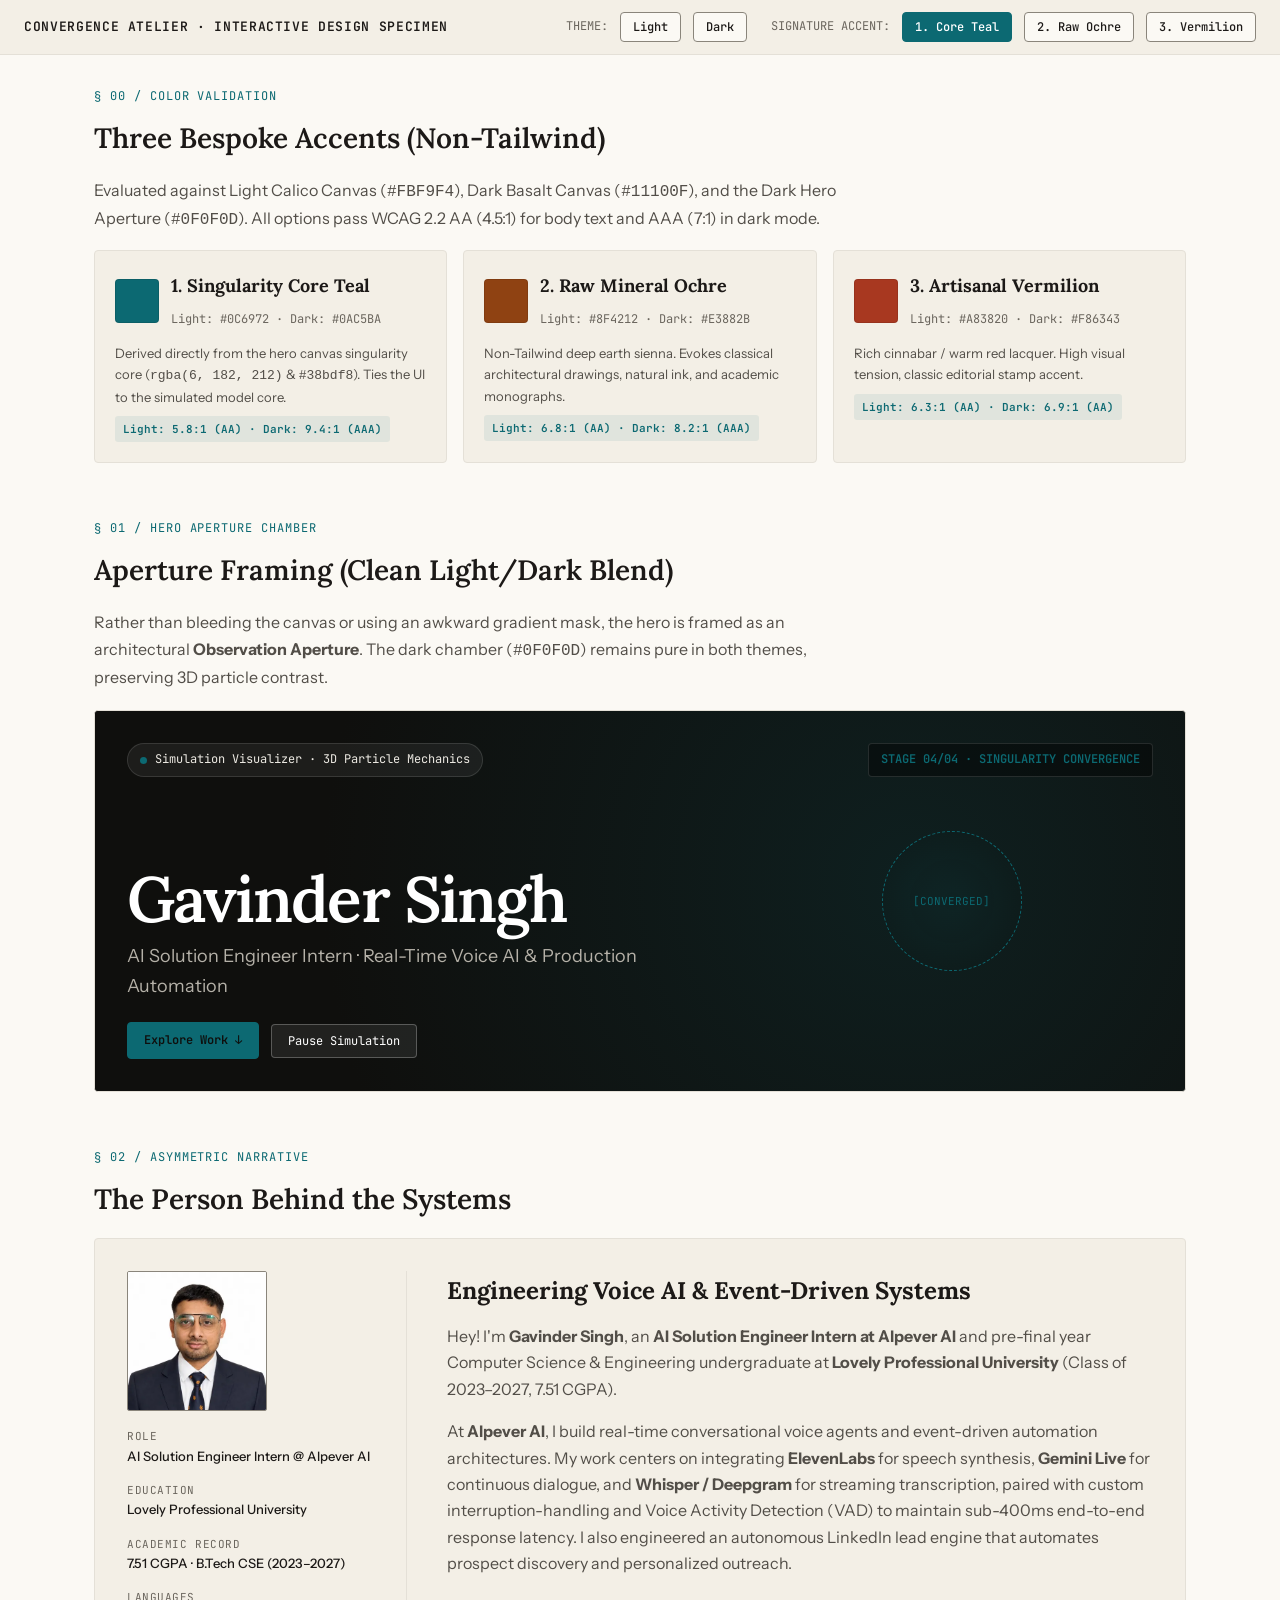
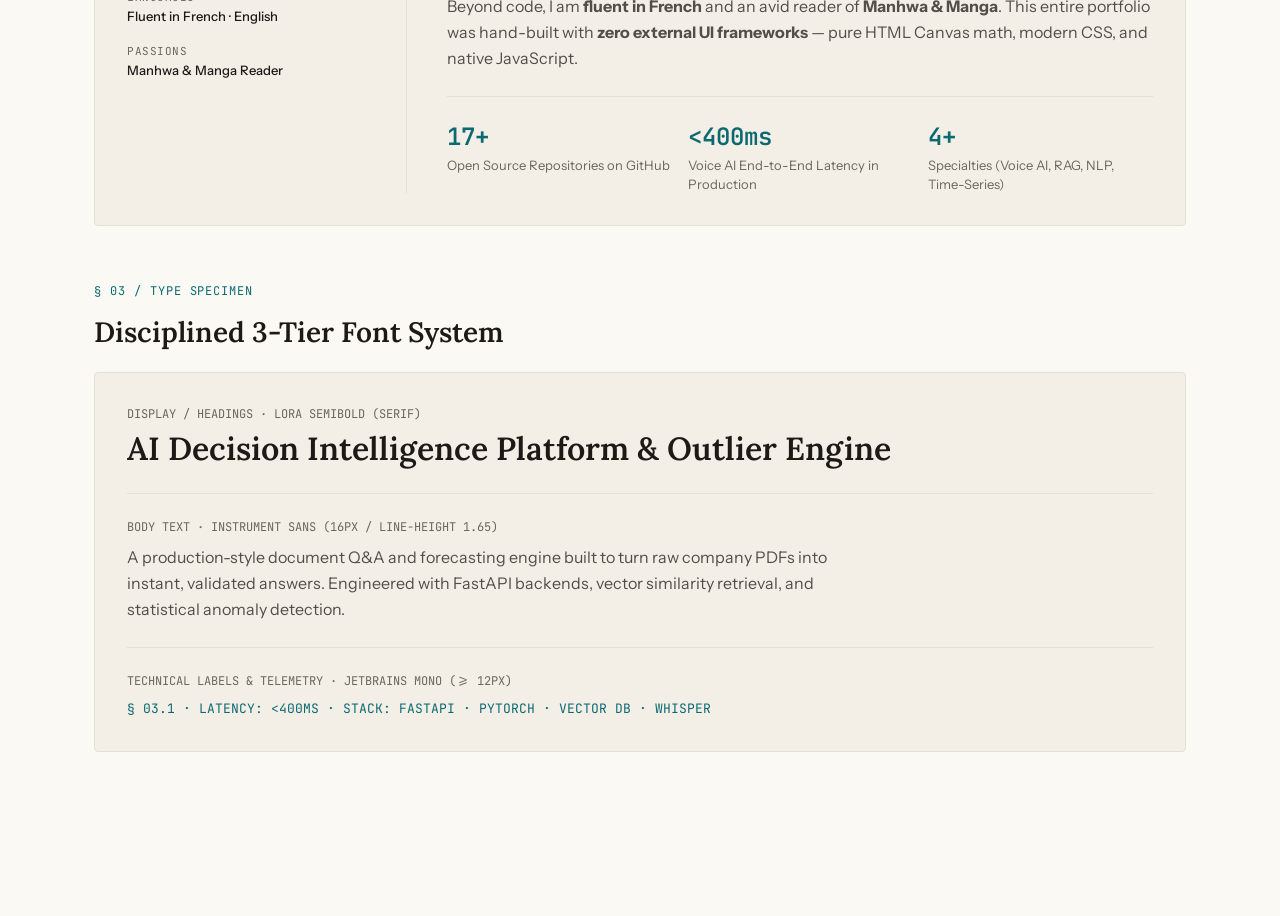
<file: design-preview.html>
<!DOCTYPE html>
<html lang="en">
<head>
  <meta charset="UTF-8" />
  <meta name="viewport" content="width=device-width, initial-scale=1.0" />
  <title>Design Direction Preview · Gavinder Singh Portfolio</title>
  <link rel="preconnect" href="https://fonts.googleapis.com" />
  <link rel="preconnect" href="https://fonts.gstatic.com" crossorigin />
  <link href="https://fonts.googleapis.com/css2?family=Instrument+Sans:wght@400;500;600;700&family=JetBrains+Mono:wght@400;500;600&family=Lora:ital,wght@0,500;0,600;1,400&display=swap" rel="stylesheet" />
  <style>
    /* --- CSS RESET & BASE --- */
    *, *::before, *::after { box-sizing: border-box; margin: 0; padding: 0; }
    
    :root {
      /* Shared Spacing & Fonts */
      --font-serif: 'Lora', Georgia, 'Times New Roman', serif;
      --font-sans: 'Instrument Sans', -apple-system, BlinkMacSystemFont, 'Segoe UI', sans-serif;
      --font-mono: 'JetBrains Mono', 'Consolas', monospace;

      /* Base Layout Light */
      --bg-page: #FBF9F4;
      --bg-surface: #F3EFE6;
      --bg-aperture: #0F0F0D;
      --text-primary: #1C1917;
      --text-secondary: #524E48;
      --text-muted: #6B665E;
      --border-hairline: #E4E0D7;
      --border-interactive: #8A857B; /* Passes 3:1 against #FBF9F4 */
      
      /* Default Accent: Option 1 (Singularity Teal) */
      --accent-main: #0C6972;
      --accent-bg: rgba(12, 105, 114, 0.08);
      --accent-glow: rgba(12, 105, 114, 0.25);
    }

    /* Dark Mode Theme */
    body.dark-theme {
      --bg-page: #11100F;
      --bg-surface: #181715;
      --bg-aperture: #0F0F0D;
      --text-primary: #F5F3EF;
      --text-secondary: #B5B1A8;
      --text-muted: #8E8A81;
      --border-hairline: #262422;
      --border-interactive: #57544E; /* Passes 3:1 against #11100F */
      
      /* Default Accent: Option 1 in Dark (Aura Cyan) */
      --accent-main: #0AC5BA;
      --accent-bg: rgba(10, 197, 186, 0.12);
      --accent-glow: rgba(10, 197, 186, 0.35);
    }

    /* Accent Palette Overrides */
    /* Option 1: Singularity Teal (Derived from Canvas Core Flare) */
    body[data-accent="teal"] {
      --accent-main: #0C6972;
      --accent-bg: rgba(12, 105, 114, 0.08);
      --accent-glow: rgba(12, 105, 114, 0.25);
    }
    body.dark-theme[data-accent="teal"] {
      --accent-main: #0AC5BA;
      --accent-bg: rgba(10, 197, 186, 0.12);
      --accent-glow: rgba(10, 197, 186, 0.35);
    }

    /* Option 2: Mineral Ochre (Raw Earth Pigment) */
    body[data-accent="ochre"] {
      --accent-main: #8F4212;
      --accent-bg: rgba(143, 66, 18, 0.08);
      --accent-glow: rgba(143, 66, 18, 0.25);
    }
    body.dark-theme[data-accent="ochre"] {
      --accent-main: #E3882B;
      --accent-bg: rgba(227, 136, 43, 0.12);
      --accent-glow: rgba(227, 136, 43, 0.35);
    }

    /* Option 3: Solar Vermilion (Artisanal Cinnabar) */
    body[data-accent="vermilion"] {
      --accent-main: #A83820;
      --accent-bg: rgba(168, 56, 32, 0.08);
      --accent-glow: rgba(168, 56, 32, 0.25);
    }
    body.dark-theme[data-accent="vermilion"] {
      --accent-main: #F86343;
      --accent-bg: rgba(248, 99, 67, 0.12);
      --accent-glow: rgba(248, 99, 67, 0.35);
    }

    body {
      background-color: var(--bg-page);
      color: var(--text-primary);
      font-family: var(--font-sans);
      font-size: 16px;
      line-height: 1.65;
      padding-bottom: 80px;
      transition: background-color 200ms ease, color 200ms ease;
    }

    /* FOCUS RING (Passes on Light Page and Dark Aperture) */
    :focus-visible {
      outline: 2px solid var(--accent-main);
      outline-offset: 3px;
    }

    /* --- TOP TEST BENCH CONTROLLER (Preview Bar) --- */
    .testbench-bar {
      position: sticky;
      top: 0;
      z-index: 1000;
      background: var(--bg-surface);
      border-bottom: 1px solid var(--border-hairline);
      padding: 12px 24px;
      display: flex;
      flex-wrap: wrap;
      align-items: center;
      justify-content: space-between;
      gap: 16px;
    }
    .testbench-title {
      font-family: var(--font-mono);
      font-size: 13px;
      font-weight: 600;
      text-transform: uppercase;
      letter-spacing: 0.05em;
    }
    .testbench-controls {
      display: flex;
      align-items: center;
      gap: 12px;
    }
    .control-label {
      font-family: var(--font-mono);
      font-size: 12px;
      color: var(--text-muted);
    }
    .btn-toggle {
      background: var(--bg-page);
      color: var(--text-primary);
      border: 1px solid var(--border-interactive);
      border-radius: 4px;
      padding: 6px 12px;
      font-family: var(--font-mono);
      font-size: 12px;
      font-weight: 500;
      cursor: pointer;
    }
    .btn-toggle:hover {
      border-color: var(--accent-main);
    }
    .btn-toggle.active {
      background: var(--accent-main);
      color: #FFFFFF;
      border-color: var(--accent-main);
    }
    body.dark-theme .btn-toggle.active {
      color: #11100F;
    }

    /* --- LAYOUT WRAPPER --- */
    .preview-container {
      max-width: 1140px;
      margin: 0 auto;
      padding: 32px 24px;
    }

    /* --- SECTION 1: PALETTE & CONTRAST RATIOS --- */
    .section-preview {
      margin-bottom: 56px;
    }
    .section-heading-mono {
      font-family: var(--font-mono);
      font-size: 12px;
      color: var(--accent-main);
      letter-spacing: 0.08em;
      text-transform: uppercase;
      margin-bottom: 8px;
    }
    .section-title {
      font-family: var(--font-serif);
      font-size: 28px;
      font-weight: 600;
      margin-bottom: 16px;
    }
    .palette-grid {
      display: grid;
      grid-template-columns: repeat(auto-fit, minmax(300px, 1fr));
      gap: 16px;
      margin-top: 16px;
    }
    .palette-card {
      background: var(--bg-surface);
      border: 1px solid var(--border-hairline);
      border-radius: 4px;
      padding: 20px;
    }
    .palette-swatch-row {
      display: flex;
      align-items: center;
      gap: 12px;
      margin-bottom: 12px;
    }
    .palette-swatch {
      width: 44px;
      height: 44px;
      border-radius: 4px;
      border: 1px solid rgba(0,0,0,0.1);
    }
    .palette-info h4 {
      font-family: var(--font-serif);
      font-size: 18px;
      margin-bottom: 4px;
    }
    .palette-info span {
      font-family: var(--font-mono);
      font-size: 12px;
      color: var(--text-muted);
    }
    .contrast-badge {
      display: inline-block;
      margin-top: 8px;
      padding: 4px 8px;
      border-radius: 3px;
      font-family: var(--font-mono);
      font-size: 11px;
      font-weight: 600;
      background: var(--accent-bg);
      color: var(--accent-main);
    }

    /* --- SECTION 2: HERO APERTURE CHAMBER (LIGHT/DARK BLENDING) --- */
    .hero-aperture-wrap {
      background: var(--bg-aperture);
      border: 1px solid var(--border-hairline);
      border-radius: 4px;
      overflow: hidden;
      position: relative;
      margin-bottom: 24px;
      color: #F5F3EF;
    }
    .hero-aperture-canvas-mock {
      height: 380px;
      position: relative;
      display: flex;
      flex-direction: column;
      justify-content: space-between;
      padding: 32px;
      background: radial-gradient(circle at 75% 45%, rgba(12, 105, 114, 0.18) 0%, rgba(15, 15, 13, 0.95) 70%);
    }
    .canvas-hud-top {
      display: flex;
      justify-content: space-between;
      align-items: flex-start;
      font-family: var(--font-mono);
      font-size: 12px;
    }
    .hud-badge {
      display: inline-flex;
      align-items: center;
      gap: 8px;
      padding: 6px 12px;
      background: rgba(255, 255, 255, 0.06);
      border: 1px solid rgba(255, 255, 255, 0.12);
      border-radius: 9999px;
      color: #EDEAE3;
    }
    .hud-dot {
      width: 7px;
      height: 7px;
      border-radius: 50%;
      background: var(--accent-main);
    }
    .hud-stage-counter {
      color: var(--accent-main);
      font-weight: 600;
      border: 1px solid rgba(255,255,255,0.12);
      padding: 6px 12px;
      border-radius: 4px;
      background: rgba(0,0,0,0.4);
    }
    .hero-core-simulation {
      position: absolute;
      right: 15%;
      top: 50%;
      transform: translateY(-50%);
      width: 140px;
      height: 140px;
      border-radius: 50%;
      border: 1.5px dashed var(--accent-main);
      display: flex;
      align-items: center;
      justify-content: center;
      font-family: var(--font-mono);
      font-size: 11px;
      color: var(--accent-main);
      background: radial-gradient(circle, var(--accent-bg) 0%, transparent 75%);
    }
    .hero-identity-overlay {
      max-width: 600px;
      z-index: 10;
    }
    .hero-display-name {
      font-family: var(--font-serif);
      font-size: clamp(2.5rem, 5vw, 4rem);
      font-weight: 600;
      line-height: 1.08;
      letter-spacing: -0.03em;
      margin-bottom: 8px;
      color: #FFFFFF;
    }
    .hero-role-line {
      font-family: var(--font-sans);
      font-size: 18px;
      color: #B5B1A8;
      margin-bottom: 20px;
    }
    .hero-action-row {
      display: flex;
      gap: 12px;
      align-items: center;
    }
    .aperture-btn {
      font-family: var(--font-mono);
      font-size: 12px;
      padding: 8px 16px;
      border-radius: 4px;
      text-decoration: none;
      border: 1px solid rgba(255, 255, 255, 0.25);
      background: rgba(255, 255, 255, 0.08);
      color: #FFFFFF;
      cursor: pointer;
    }
    .aperture-btn:hover {
      border-color: var(--accent-main);
    }
    .aperture-btn.primary {
      background: var(--accent-main);
      border-color: var(--accent-main);
      color: #0F0F0D;
      font-weight: 600;
    }

    /* --- SECTION 3: ASYMMETRIC ABOUT BLOCK --- */
    .about-asymmetric-grid {
      display: grid;
      grid-template-columns: 280px 1fr;
      gap: 40px;
      background: var(--bg-surface);
      border: 1px solid var(--border-hairline);
      border-radius: 4px;
      padding: 32px;
    }
    .about-rail-meta {
      border-right: 1px solid var(--border-hairline);
      padding-right: 28px;
    }
    .avatar-frame {
      width: 140px;
      height: 140px;
      border: 1px solid var(--border-interactive);
      border-radius: 2px;
      overflow: hidden;
      margin-bottom: 16px;
      background: var(--bg-page);
    }
    .avatar-frame img {
      width: 100%;
      height: 100%;
      object-fit: cover;
    }
    .rail-fact-item {
      margin-top: 14px;
      font-size: 13px;
    }
    .rail-fact-label {
      font-family: var(--font-mono);
      font-size: 11px;
      text-transform: uppercase;
      letter-spacing: 0.05em;
      color: var(--text-muted);
      display: block;
    }
    .rail-fact-val {
      font-weight: 500;
      color: var(--text-primary);
    }
    .about-narrative h3 {
      font-family: var(--font-serif);
      font-size: 24px;
      margin-bottom: 12px;
    }
    .about-narrative p {
      margin-bottom: 16px;
      color: var(--text-secondary);
    }
    .stats-datum-row {
      display: grid;
      grid-template-columns: repeat(3, 1fr);
      gap: 16px;
      margin-top: 24px;
      padding-top: 20px;
      border-top: 1px solid var(--border-hairline);
    }
    .datum-box .datum-num {
      font-family: var(--font-mono);
      font-size: 24px;
      font-weight: 600;
      color: var(--accent-main);
    }
    .datum-box .datum-desc {
      font-size: 13px;
      color: var(--text-muted);
      line-height: 1.4;
    }

    /* --- SECTION 4: TYPE SPECIMEN WITH REAL COPY --- */
    .type-specimen {
      background: var(--bg-surface);
      border: 1px solid var(--border-hairline);
      border-radius: 4px;
      padding: 32px;
    }
    .specimen-row {
      padding-bottom: 24px;
      margin-bottom: 24px;
      border-bottom: 1px solid var(--border-hairline);
    }
    .specimen-row:last-child {
      border-bottom: none;
      margin-bottom: 0;
      padding-bottom: 0;
    }
    .specimen-meta {
      font-family: var(--font-mono);
      font-size: 12px;
      color: var(--text-muted);
      margin-bottom: 6px;
    }

    /* Responsive */
    @media (max-width: 768px) {
      .about-asymmetric-grid {
        grid-template-columns: 1fr;
      }
      .about-rail-meta {
        border-right: none;
        border-bottom: 1px solid var(--border-hairline);
        padding-right: 0;
        padding-bottom: 20px;
      }
      .stats-datum-row {
        grid-template-columns: 1fr;
      }
    }
  </style>
</head>
<body data-accent="teal">

  <!-- TOP TEST BENCH CONTROLLER -->
  <header class="testbench-bar" aria-label="Design Test Bench">
    <div class="testbench-title">Convergence Atelier · Interactive Design Specimen</div>
    <div class="testbench-controls">
      <span class="control-label">THEME:</span>
      <button type="button" class="btn-toggle" id="btnThemeLight" onclick="setTheme('light')">Light</button>
      <button type="button" class="btn-toggle" id="btnThemeDark" onclick="setTheme('dark')">Dark</button>

      <span class="control-label" style="margin-left: 12px;">SIGNATURE ACCENT:</span>
      <button type="button" class="btn-toggle active" id="btnAccTeal" onclick="setAccent('teal')">1. Core Teal</button>
      <button type="button" class="btn-toggle" id="btnAccOchre" onclick="setAccent('ochre')">2. Raw Ochre</button>
      <button type="button" class="btn-toggle" id="btnAccVermilion" onclick="setAccent('vermilion')">3. Vermilion</button>
    </div>
  </header>

  <main class="preview-container">

    <!-- 1. PALETTE & WCAG CONTRAST AUDIT -->
    <section class="section-preview">
      <div class="section-heading-mono">§ 00 / COLOR VALIDATION</div>
      <h2 class="section-title">Three Bespoke Accents (Non-Tailwind)</h2>
      <p style="color: var(--text-secondary); max-width: 780px;">
        Evaluated against Light Calico Canvas (<code>#FBF9F4</code>), Dark Basalt Canvas (<code>#11100F</code>), and the Dark Hero Aperture (<code>#0F0F0D</code>). All options pass WCAG 2.2 AA (4.5:1) for body text and AAA (7:1) in dark mode.
      </p>

      <div class="palette-grid">
        <!-- Option 1 -->
        <div class="palette-card">
          <div class="palette-swatch-row">
            <div class="palette-swatch" style="background: #0C6972;"></div>
            <div class="palette-info">
              <h4>1. Singularity Core Teal</h4>
              <span>Light: #0C6972 · Dark: #0AC5BA</span>
            </div>
          </div>
          <p style="font-size: 13px; color: var(--text-secondary);">
            Derived directly from the hero canvas singularity core (<code>rgba(6, 182, 212)</code> & <code>#38bdf8</code>). Ties the UI to the simulated model core.
          </p>
          <div class="contrast-badge">Light: 5.8:1 (AA) · Dark: 9.4:1 (AAA)</div>
        </div>

        <!-- Option 2 -->
        <div class="palette-card">
          <div class="palette-swatch-row">
            <div class="palette-swatch" style="background: #8F4212;"></div>
            <div class="palette-info">
              <h4>2. Raw Mineral Ochre</h4>
              <span>Light: #8F4212 · Dark: #E3882B</span>
            </div>
          </div>
          <p style="font-size: 13px; color: var(--text-secondary);">
            Non-Tailwind deep earth sienna. Evokes classical architectural drawings, natural ink, and academic monographs.
          </p>
          <div class="contrast-badge">Light: 6.8:1 (AA) · Dark: 8.2:1 (AAA)</div>
        </div>

        <!-- Option 3 -->
        <div class="palette-card">
          <div class="palette-swatch-row">
            <div class="palette-swatch" style="background: #A83820;"></div>
            <div class="palette-info">
              <h4>3. Artisanal Vermilion</h4>
              <span>Light: #A83820 · Dark: #F86343</span>
            </div>
          </div>
          <p style="font-size: 13px; color: var(--text-secondary);">
            Rich cinnabar / warm red lacquer. High visual tension, classic editorial stamp accent.
          </p>
          <div class="contrast-badge">Light: 6.3:1 (AA) · Dark: 6.9:1 (AA)</div>
        </div>
      </div>
    </section>

    <!-- 2. FRAMED HERO OBSERVATION APERTURE -->
    <section class="section-preview">
      <div class="section-heading-mono">§ 01 / HERO APERTURE CHAMBER</div>
      <h2 class="section-title">Aperture Framing (Clean Light/Dark Blend)</h2>
      <p style="color: var(--text-secondary); max-width: 780px; margin-bottom: 20px;">
        Rather than bleeding the canvas or using an awkward gradient mask, the hero is framed as an architectural <strong>Observation Aperture</strong>. The dark chamber (<code>#0F0F0D</code>) remains pure in both themes, preserving 3D particle contrast.
      </p>

      <div class="hero-aperture-wrap">
        <div class="hero-aperture-canvas-mock">
          <div class="canvas-hud-top">
            <div class="hud-badge">
              <span class="hud-dot"></span>
              <span>Simulation Visualizer · 3D Particle Mechanics</span>
            </div>
            <div class="hud-stage-counter" id="stageDisplay">STAGE 04/04 · SINGULARITY CONVERGENCE</div>
          </div>

          <div class="hero-core-simulation">
            <span>[CONVERGED]</span>
          </div>

          <div class="hero-identity-overlay">
            <h1 class="hero-display-name">Gavinder Singh</h1>
            <p class="hero-role-line">AI Solution Engineer Intern · Real-Time Voice AI &amp; Production Automation</p>
            <div class="hero-action-row">
              <a href="#about" class="aperture-btn primary">Explore Work ↓</a>
              <button type="button" class="aperture-btn" onclick="togglePauseMock(this)">Pause Simulation</button>
            </div>
          </div>
        </div>
      </div>
    </section>

    <!-- 3. ASYMMETRIC ABOUT BLOCK -->
    <section class="section-preview">
      <div class="section-heading-mono">§ 02 / ASYMMETRIC NARRATIVE</div>
      <h2 class="section-title">The Person Behind the Systems</h2>

      <div class="about-asymmetric-grid">
        <!-- Left Metadata Rail -->
        <aside class="about-rail-meta">
          <div class="avatar-frame">
            <picture>
              <source srcset="profile.webp" type="image/webp" />
              <img src="profile.jpg" alt="Gavinder Singh" width="140" height="140" />
            </picture>
          </div>
          <div class="rail-fact-item">
            <span class="rail-fact-label">Role</span>
            <span class="rail-fact-val">AI Solution Engineer Intern @ Alpever AI</span>
          </div>
          <div class="rail-fact-item">
            <span class="rail-fact-label">Education</span>
            <span class="rail-fact-val">Lovely Professional University</span>
          </div>
          <div class="rail-fact-item">
            <span class="rail-fact-label">Academic Record</span>
            <span class="rail-fact-val">7.51 CGPA · B.Tech CSE (2023–2027)</span>
          </div>
          <div class="rail-fact-item">
            <span class="rail-fact-label">Languages</span>
            <span class="rail-fact-val">Fluent in French · English</span>
          </div>
          <div class="rail-fact-item">
            <span class="rail-fact-label">Passions</span>
            <span class="rail-fact-val">Manhwa &amp; Manga Reader</span>
          </div>
        </aside>

        <!-- Right Narrative & Stats -->
        <article class="about-narrative">
          <h3>Engineering Voice AI &amp; Event-Driven Systems</h3>
          <p>
            Hey! I'm <strong>Gavinder Singh</strong>, an <strong>AI Solution Engineer Intern at Alpever AI</strong> and pre-final year Computer Science &amp; Engineering undergraduate at <strong>Lovely Professional University</strong> (Class of 2023–2027, 7.51 CGPA).
          </p>
          <p>
            At <strong>Alpever AI</strong>, I build real-time conversational voice agents and event-driven automation architectures. My work centers on integrating <strong>ElevenLabs</strong> for speech synthesis, <strong>Gemini Live</strong> for continuous dialogue, and <strong>Whisper / Deepgram</strong> for streaming transcription, paired with custom interruption-handling and Voice Activity Detection (VAD) to maintain sub-400ms end-to-end response latency. I also engineered an autonomous LinkedIn lead engine that automates prospect discovery and personalized outreach.
          </p>
          <p>
            Beyond code, I am <strong>fluent in French</strong> and an avid reader of <strong>Manhwa &amp; Manga</strong>. This entire portfolio was hand-built with <strong>zero external UI frameworks</strong> — pure HTML Canvas math, modern CSS, and native JavaScript.
          </p>

          <!-- 3-Column Datum Row (Empty Slot Omitted from DOM) -->
          <div class="stats-datum-row">
            <div class="datum-box">
              <div class="datum-num">17+</div>
              <div class="datum-desc">Open Source Repositories on GitHub</div>
            </div>
            <div class="datum-box">
              <div class="datum-num">&lt;400ms</div>
              <div class="datum-desc">Voice AI End-to-End Latency in Production</div>
            </div>
            <div class="datum-box">
              <div class="datum-num">4+</div>
              <div class="datum-desc">Specialties (Voice AI, RAG, NLP, Time-Series)</div>
            </div>
          </div>
        </article>
      </div>
    </section>

    <!-- 4. TYPOGRAPHY SPECIMEN (REAL SITE TEXT) -->
    <section class="section-preview">
      <div class="section-heading-mono">§ 03 / TYPE SPECIMEN</div>
      <h2 class="section-title">Disciplined 3-Tier Font System</h2>
      
      <div class="type-specimen">
        <div class="specimen-row">
          <div class="specimen-meta">DISPLAY / HEADINGS · LORA SEMIBOLD (SERIF)</div>
          <div style="font-family: var(--font-serif); font-size: 32px; font-weight: 600; line-height: 1.2;">
            AI Decision Intelligence Platform &amp; Outlier Engine
          </div>
        </div>

        <div class="specimen-row">
          <div class="specimen-meta">BODY TEXT · INSTRUMENT SANS (16PX / LINE-HEIGHT 1.65)</div>
          <p style="color: var(--text-secondary); max-width: 720px;">
            A production-style document Q&amp;A and forecasting engine built to turn raw company PDFs into instant, validated answers. Engineered with FastAPI backends, vector similarity retrieval, and statistical anomaly detection.
          </p>
        </div>

        <div class="specimen-row">
          <div class="specimen-meta">TECHNICAL LABELS &amp; TELEMETRY · JETBRAINS MONO (&gt;= 12PX)</div>
          <div style="font-family: var(--font-mono); font-size: 13px; color: var(--accent-main);">
            § 03.1 · LATENCY: &lt;400MS · STACK: FASTAPI · PYTORCH · VECTOR DB · WHISPER
          </div>
        </div>
      </div>
    </section>

  </main>

  <script>
    // Theme Switcher
    function setTheme(mode) {
      if (mode === 'dark') {
        document.body.classList.add('dark-theme');
        document.getElementById('btnThemeDark').classList.add('active');
        document.getElementById('btnThemeLight').classList.remove('active');
      } else {
        document.body.classList.remove('dark-theme');
        document.getElementById('btnThemeLight').classList.add('active');
        document.getElementById('btnThemeDark').classList.remove('active');
      }
    }

    // Accent Switcher
    function setAccent(acc) {
      document.body.setAttribute('data-accent', acc);
      document.querySelectorAll('[id^="btnAcc"]').forEach(b => b.classList.remove('active'));
      if (acc === 'teal') document.getElementById('btnAccTeal').classList.add('active');
      if (acc === 'ochre') document.getElementById('btnAccOchre').classList.add('active');
      if (acc === 'vermilion') document.getElementById('btnAccVermilion').classList.add('active');
    }

    // Simulation Pause Mock
    function togglePauseMock(btn) {
      if (btn.textContent === 'Pause Simulation') {
        btn.textContent = 'Resume Simulation';
      } else {
        btn.textContent = 'Pause Simulation';
      }
    }

    // Auto-detect system preference
    if (window.matchMedia && window.matchMedia('(prefers-color-scheme: dark)').matches) {
      setTheme('dark');
    }
  </script>
</body>
</html>
</file>
<file: style.css>
/* =============================================================================
   GAVINDER SINGH — AI SOLUTION ENGINEER & ML SPECIALIST
   Modern High-Impact Architecture Portfolio & Freelance Landing Page
   Aesthetic: Ultra-Modern Editorial Blush & Crimson / Soft Rose Glassmorphism
   Typography: Plus Jakarta Sans / Instrument Sans / JetBrains Mono
============================================================================= */

/* ─── Self-Hosted Local Fonts (Fallback & Offline Speed) ─────────────────── */
@font-face {
  font-family: 'Instrument Sans';
  font-style: normal;
  font-weight: 400;
  font-display: swap;
  src: url('fonts/instrument-sans-400-latin.woff2') format('woff2');
}

@font-face {
  font-family: 'Instrument Sans';
  font-style: normal;
  font-weight: 600;
  font-display: swap;
  src: url('fonts/instrument-sans-600-latin.woff2') format('woff2');
}

@font-face {
  font-family: 'JetBrains Mono';
  font-style: normal;
  font-weight: 400;
  font-display: swap;
  src: url('fonts/jetbrains-mono-400-latin.woff2') format('woff2');
}

/* ─── CSS Variables & Design Tokens ──────────────────────────────────────── */
:root {
  /* Typography */
  --font-sans: 'Plus Jakarta Sans', 'Instrument Sans', -apple-system, BlinkMacSystemFont, 'Segoe UI', Roboto, sans-serif;
  --font-mono: 'JetBrains Mono', Consolas, 'SF Mono', monospace;

  /* Layout */
  --container-max: 1200px;
  --radius-sm: 8px;
  --radius-md: 14px;
  --radius-lg: 20px;
  --radius-full: 9999px;

  /* Animation Timings */
  --trans-fast: 0.18s cubic-bezier(0.16, 1, 0.3, 1);
  --trans-base: 0.26s cubic-bezier(0.16, 1, 0.3, 1);
  --trans-smooth: 0.4s cubic-bezier(0.16, 1, 0.3, 1);
}

/* ─── Theme 1: Default Light Mode (Editorial Blush & Crimson) ────────────── */
:root,
[data-theme="light"] {
  --bg-body: #FFF6F4;
  --bg-surface: #FFFFFF;
  --bg-surface-elevated: #FFF9FA;
  --bg-surface-hover: #FFF0F2;
  --bg-glass: rgba(255, 255, 255, 0.90);
  --bg-glass-elevated: rgba(255, 255, 255, 0.96);
  
  --border-subtle: #F8D9DC;
  --border-medium: rgba(217, 45, 80, 0.22);
  --border-highlight: #D92D50;

  --text-main: #332323;
  --text-secondary: rgba(51, 35, 35, 0.78);
  --text-muted: rgba(51, 35, 35, 0.52);
  --text-inverted: #FFFFFF;

  --accent-primary: #D92D50;
  --accent-primary-hover: #C22344;
  --accent-cyan: #D92D50;
  --accent-emerald: #D92D50;
  --accent-amber: #D92D50;
  --accent-rose: #D92D50;

  --accent-glow-primary: rgba(217, 45, 80, 0.20);
  --accent-glow-cyan: rgba(217, 45, 80, 0.18);
  --accent-glow-emerald: rgba(217, 45, 80, 0.18);

  --shadow-sm: 0 2px 8px rgba(51, 35, 35, 0.05);
  --shadow-md: 0 8px 24px -4px rgba(51, 35, 35, 0.08);
  --shadow-lg: 0 20px 40px -8px rgba(51, 35, 35, 0.12);
  --shadow-glow: 0 0 32px -4px rgba(217, 45, 80, 0.22);

  --glow-top-bg: radial-gradient(circle, rgba(217, 45, 80, 0.10) 0%, rgba(248, 217, 220, 0.45) 55%, transparent 75%);
  --glow-mid-bg: radial-gradient(circle, rgba(217, 45, 80, 0.08) 0%, rgba(248, 217, 220, 0.35) 60%, transparent 75%);
  --grid-line-color: rgba(248, 217, 220, 0.5);

  --card-gradient: linear-gradient(135deg, rgba(255, 255, 255, 0.95) 0%, rgba(255, 246, 244, 0.85) 100%);
  --flagship-gradient: linear-gradient(145deg, #FFFFFF 0%, #FFF9FA 100%);
  --about-gradient: linear-gradient(175deg, #FFFFFF 0%, #FFF6F4 100%);
  --banner-gradient: linear-gradient(135deg, rgba(217, 45, 80, 0.08) 0%, #FFFFFF 100%);
  --text-gradient: linear-gradient(135deg, #332323 20%, #D92D50 100%);

  --modal-backdrop-bg: rgba(51, 35, 35, 0.55);
  --modal-card-bg: #FFFFFF;
  --modal-header-bg: #FFF6F4;
  --modal-terminal-bg: #201618;
  --modal-terminal-header: #2B1D20;
  --modal-terminal-border: #382528;
  --modal-terminal-text: #D5BFC3;
  --modal-terminal-cmd: #FFF6F4;
}

/* ─── Theme 2: Dark Mode (Obsidian & Mint Emerald) ───────────────────────── */
[data-theme="dark"] {
  --bg-body: #090B0A;
  --bg-surface: #121614;
  --bg-surface-elevated: #181e1a;
  --bg-surface-hover: #1f2722;
  --bg-glass: rgba(18, 22, 20, 0.88);
  --bg-glass-elevated: rgba(24, 30, 26, 0.94);

  --border-subtle: #252B27;
  --border-medium: rgba(66, 211, 146, 0.22);
  --border-highlight: #42D392;

  --text-main: #F4F7F5;
  --text-secondary: rgba(244, 247, 245, 0.72);
  --text-muted: rgba(244, 247, 245, 0.46);
  --text-inverted: #090B0A;

  --accent-primary: #42D392;
  --accent-primary-hover: #38b97f;
  --accent-cyan: #38bdf8;
  --accent-emerald: #42D392;
  --accent-amber: #fbbf24;
  --accent-rose: #f43f5e;

  --accent-glow-primary: rgba(66, 211, 146, 0.22);
  --accent-glow-cyan: rgba(56, 189, 248, 0.20);
  --accent-glow-emerald: rgba(66, 211, 146, 0.20);

  --shadow-sm: 0 2px 8px rgba(0, 0, 0, 0.35);
  --shadow-md: 0 8px 24px -4px rgba(0, 0, 0, 0.50);
  --shadow-lg: 0 20px 40px -8px rgba(0, 0, 0, 0.65);
  --shadow-glow: 0 0 32px -4px rgba(66, 211, 146, 0.25);

  --glow-top-bg: radial-gradient(circle, rgba(66, 211, 146, 0.12) 0%, rgba(9, 11, 10, 0.8) 60%, transparent 80%);
  --glow-mid-bg: radial-gradient(circle, rgba(66, 211, 146, 0.08) 0%, rgba(9, 11, 10, 0.7) 65%, transparent 80%);
  --grid-line-color: rgba(255, 255, 255, 0.04);

  --card-gradient: linear-gradient(135deg, rgba(24, 30, 26, 0.95) 0%, rgba(18, 22, 20, 0.85) 100%);
  --flagship-gradient: linear-gradient(145deg, #181e1a 0%, #121614 100%);
  --about-gradient: linear-gradient(175deg, #181e1a 0%, #121614 100%);
  --banner-gradient: linear-gradient(135deg, rgba(66, 211, 146, 0.08) 0%, #121614 100%);
  --text-gradient: linear-gradient(135deg, #F4F7F5 30%, #42D392 100%);

  --modal-backdrop-bg: rgba(0, 0, 0, 0.75);
  --modal-card-bg: #121614;
  --modal-header-bg: #181e1a;
  --modal-terminal-bg: #090B0A;
  --modal-terminal-header: #121614;
  --modal-terminal-border: #252B27;
  --modal-terminal-text: #F4F7F5;
  --modal-terminal-cmd: #42D392;
}

/* ─── Base Reset & Global Styles ─────────────────────────────────────────── */
*, *::before, *::after {
  box-sizing: border-box;
  margin: 0;
  padding: 0;
}

html {
  font-size: 16px;
  scroll-behavior: smooth;
  scroll-padding-top: 85px;
  text-size-adjust: 100%;
  -webkit-text-size-adjust: 100%;
}

body {
  font-family: var(--font-sans);
  background-color: var(--bg-body);
  color: var(--text-main);
  line-height: 1.65;
  overflow-x: hidden;
  position: relative;
  min-height: 100vh;
  -webkit-font-smoothing: antialiased;
  -moz-osx-font-smoothing: grayscale;
  transition: background-color var(--trans-base), color var(--trans-base);
}

img, picture, video, canvas, svg {
  display: block;
  max-width: 100%;
}

input, button, textarea, select {
  font: inherit;
  color: inherit;
}

a {
  color: inherit;
  text-decoration: none;
  transition: color var(--trans-fast);
}

ul, ol {
  list-style: none;
}

.sr-only {
  position: absolute;
  width: 1px;
  height: 1px;
  padding: 0;
  margin: -1px;
  overflow: hidden;
  clip: rect(0, 0, 0, 0);
  white-space: nowrap;
  border-width: 0;
}

/* Skip link for screen readers */
.skip-link {
  position: absolute;
  top: -100px;
  left: 20px;
  background: var(--accent-primary);
  color: #FFFFFF;
  padding: 10px 16px;
  border-radius: var(--radius-sm);
  z-index: 99999;
  font-weight: 600;
  transition: top var(--trans-fast);
}
.skip-link:focus {
  top: 16px;
}

/* Container */
.container {
  width: 100%;
  max-width: var(--container-max);
  margin-left: auto;
  margin-right: auto;
  padding-left: 24px;
  padding-right: 24px;
}

/* Ambient Background Lights & Subtle Grid */
.ambient-glow {
  position: fixed;
  border-radius: 50%;
  filter: blur(120px);
  pointer-events: none;
  z-index: 0;
  opacity: 0.6;
}
.glow-top {
  width: 650px;
  height: 450px;
  top: -100px;
  left: 50%;
  transform: translateX(-50%);
  background: var(--glow-top-bg);
}
.glow-middle {
  width: 550px;
  height: 400px;
  top: 45%;
  right: -100px;
  background: var(--glow-mid-bg);
}
.ambient-grid-pattern {
  position: fixed;
  inset: 0;
  background-image: 
    linear-gradient(to right, var(--grid-line-color) 1px, transparent 1px),
    linear-gradient(to bottom, var(--grid-line-color) 1px, transparent 1px);
  background-size: 48px 48px;
  mask-image: radial-gradient(ellipse at 50% 30%, #000 30%, transparent 80%);
  -webkit-mask-image: radial-gradient(ellipse at 50% 30%, #000 30%, transparent 80%);
  pointer-events: none;
  z-index: 0;
  opacity: 0.55;
}

/* Glass Panel Utility */
.glass-panel {
  background: var(--bg-glass);
  backdrop-filter: blur(16px);
  -webkit-backdrop-filter: blur(16px);
  border: 1px solid var(--border-subtle);
  border-radius: var(--radius-lg);
  box-shadow: var(--shadow-md);
  transition: transform var(--trans-base), border-color var(--trans-base), box-shadow var(--trans-base);
}
.glass-panel:hover {
  border-color: var(--border-medium);
}

/* ─── Navigation Header ─────────────────────────────────────────────────── */
.site-header {
  position: sticky;
  top: 0;
  z-index: 100;
  background: var(--bg-glass);
  backdrop-filter: blur(18px);
  -webkit-backdrop-filter: blur(18px);
  border-bottom: 1px solid var(--border-subtle);
  transition: background var(--trans-base), border-color var(--trans-base);
}
.nav-container {
  max-width: var(--container-max);
  margin: 0 auto;
  height: 68px;
  display: flex;
  align-items: center;
  justify-content: space-between;
  padding: 0 24px;
}

.brand-group {
  display: flex;
  align-items: center;
  gap: 16px;
  flex-shrink: 0;
}

.header-status-pill {
  display: inline-flex;
  align-items: center;
  gap: 8px;
  font-size: 0.78rem;
  font-weight: 600;
  color: var(--accent-primary);
  background: rgba(217, 45, 80, 0.08);
  border: 1px solid rgba(217, 45, 80, 0.25);
  padding: 4px 10px;
  border-radius: var(--radius-full);
}
.pulse-dot {
  width: 7px;
  height: 7px;
  border-radius: 50%;
  background-color: var(--accent-primary);
  box-shadow: 0 0 8px var(--accent-primary);
}

/* Brand Logo */
.brand-logo {
  display: flex;
  align-items: center;
  gap: 12px;
  flex-shrink: 0;
}
.logo-mark {
  width: 38px;
  height: 38px;
  border-radius: 10px;
  background: var(--accent-primary);
  display: flex;
  align-items: center;
  justify-content: center;
  color: #FFFFFF;
  font-size: 1.1rem;
  box-shadow: 0 4px 14px rgba(217, 45, 80, 0.30);
  flex-shrink: 0;
}
.logo-mark.small {
  width: 30px;
  height: 30px;
  font-size: 0.9rem;
}
.brand-name-group {
  display: flex;
  flex-direction: column;
  white-space: nowrap;
}
.brand-name {
  font-size: 1.05rem;
  font-weight: 700;
  letter-spacing: -0.02em;
  color: var(--text-main);
  line-height: 1.2;
}
.brand-sub {
  font-size: 0.75rem;
  color: var(--text-muted);
  font-weight: 500;
}

/* Nav Menu Links */
.nav-menu {
  display: flex;
  align-items: center;
  gap: 20px;
}
.nav-link {
  position: relative;
  font-size: 0.9rem;
  font-weight: 500;
  color: var(--text-secondary);
  padding: 6px 14px;
  border-radius: var(--radius-full);
  transition: all var(--trans-fast);
}
.nav-link:hover {
  color: var(--accent-primary);
  background: var(--bg-surface-elevated);
}
.nav-link.active {
  color: var(--accent-primary);
  font-weight: 600;
  background: var(--accent-glow-primary);
  border: 1px solid var(--border-medium);
}
.nav-link.cta-nav-link {
  display: none;
}

/* Nav Controls */
.nav-controls {
  display: flex;
  align-items: center;
  gap: 10px;
}
.theme-toggle-btn {
  width: 38px;
  height: 38px;
  border-radius: 10px;
  background: var(--bg-surface);
  border: 1px solid var(--border-subtle);
  color: var(--accent-primary);
  display: inline-flex;
  align-items: center;
  justify-content: center;
  cursor: pointer;
  transition: all var(--trans-fast);
  font-size: 1rem;
}
.theme-toggle-btn:hover {
  color: var(--text-inverted);
  background: var(--accent-primary);
  border-color: var(--accent-primary);
  box-shadow: 0 4px 12px var(--accent-glow-primary);
  transform: translateY(-1px);
}
.social-icon-btn {
  width: 38px;
  height: 38px;
  border-radius: 10px;
  background: var(--bg-surface);
  border: 1px solid var(--border-subtle);
  color: var(--text-secondary);
  display: inline-flex;
  align-items: center;
  justify-content: center;
  cursor: pointer;
  transition: all var(--trans-fast);
}
.social-icon-btn:hover {
  color: var(--text-main);
  border-color: var(--accent-primary);
  background: var(--bg-surface-elevated);
}
.nav-hire-btn {
  display: inline-flex;
}
.mobile-toggle-btn {
  display: none;
  width: 40px;
  height: 40px;
  border-radius: 10px;
  background: var(--bg-surface);
  border: 1px solid var(--border-subtle);
  color: var(--text-main);
  font-size: 1.1rem;
  cursor: pointer;
}

/* ─── Buttons ────────────────────────────────────────────────────────────── */
.btn {
  display: inline-flex;
  align-items: center;
  justify-content: center;
  gap: 8px;
  font-weight: 600;
  padding: 10px 18px;
  font-size: 0.9rem;
  border-radius: var(--radius-md);
  border: 1px solid transparent;
  cursor: pointer;
  transition: all var(--trans-base);
  text-align: center;
  white-space: nowrap;
}
.btn-sm {
  padding: 8px 14px;
  font-size: 0.85rem;
  border-radius: var(--radius-sm);
}
.btn-lg {
  padding: 13px 24px;
  font-size: 0.95rem;
}
.btn-primary {
  background: var(--accent-primary);
  color: var(--text-inverted);
  font-weight: 700;
  border-color: var(--accent-primary);
  box-shadow: 0 4px 18px var(--accent-glow-primary);
}
.btn-primary:hover {
  background: var(--accent-primary-hover);
  border-color: var(--accent-primary-hover);
  box-shadow: 0 6px 24px var(--accent-glow-primary);
  transform: translateY(-2px);
  color: var(--text-inverted);
}
.btn-secondary {
  background: var(--bg-surface);
  color: var(--text-main);
  border-color: var(--border-subtle);
}
.btn-secondary:hover {
  background: var(--bg-surface-elevated);
  border-color: var(--accent-primary);
  color: var(--accent-primary);
  transform: translateY(-2px);
}
.btn-outline {
  background: transparent;
  color: var(--text-secondary);
  border-color: var(--border-subtle);
}
.btn-outline:hover {
  color: var(--accent-primary);
  border-color: var(--accent-primary);
  background: var(--bg-surface-elevated);
  transform: translateY(-1px);
}
.flex-1 {
  flex: 1;
}

/* ─── Typography Accents ─────────────────────────────────────────────────── */
.gradient-text {
  background: var(--text-gradient);
  -webkit-background-clip: text;
  -webkit-text-fill-color: transparent;
}
.accent-green { color: var(--accent-primary) !important; }
.accent-cyan { color: var(--accent-primary) !important; }
.accent-purple { color: var(--accent-primary) !important; }
.accent-amber { color: var(--accent-primary) !important; }

/* ─── SECTION 1: HERO / EXECUTIVE OVERVIEW ───────────────────────────────── */
.hero-section {
  position: relative;
  z-index: 1;
  padding: 70px 0 60px;
}
.hero-container {
  display: grid;
  grid-template-columns: 1.15fr 0.85fr;
  gap: 48px;
  align-items: center;
}
.hero-content {
  display: flex;
  flex-direction: column;
  gap: 20px;
}

/* Hero Badge */
.hero-badge {
  display: inline-flex;
  align-items: center;
  gap: 10px;
  background: var(--bg-surface);
  border: 1px solid var(--border-medium);
  padding: 6px 14px;
  border-radius: var(--radius-full);
  font-size: 0.85rem;
  width: fit-content;
  box-shadow: var(--shadow-sm);
  color: var(--text-secondary);
}
.status-pulse-dot {
  width: 8px;
  height: 8px;
  border-radius: 50%;
  background: var(--accent-primary);
  display: inline-block;
  box-shadow: 0 0 0 0 rgba(217, 45, 80, 0.6);
  animation: pulse-ring 2.4s cubic-bezier(0.4, 0, 0.6, 1) infinite;
}
@keyframes pulse-ring {
  0% {
    box-shadow: 0 0 0 0 rgba(217, 45, 80, 0.7);
  }
  70% {
    box-shadow: 0 0 0 8px rgba(217, 45, 80, 0);
  }
  100% {
    box-shadow: 0 0 0 0 rgba(217, 45, 80, 0);
  }
}
.badge-text {
  color: var(--text-main);
  font-weight: 500;
}
.badge-sep {
  color: var(--border-highlight);
}
.badge-sub {
  color: var(--accent-primary);
  font-weight: 600;
}

.hero-title {
  font-size: clamp(2.3rem, 4vw, 3.4rem);
  font-weight: 700;
  line-height: 1.2;
  letter-spacing: -0.025em;
  color: var(--text-main);
  max-width: 580px;
}
.hero-description {
  font-size: 1.05rem;
  color: var(--text-secondary);
  line-height: 1.7;
  max-width: 500px;
}
.hero-description strong {
  color: var(--text-main);
}

.hero-cta-group {
  display: flex;
  align-items: center;
  gap: 14px;
  flex-wrap: wrap;
  padding-top: 6px;
}

/* Hero Metrics Strip */
.hero-metrics-grid {
  display: flex;
  align-items: center;
  gap: 20px;
  margin-top: 16px;
  padding: 16px 20px;
  background: var(--bg-surface);
  border: 1px solid var(--border-subtle);
  border-radius: var(--radius-md);
  flex-wrap: wrap;
}
.metric-item {
  display: flex;
  flex-direction: column;
}
.metric-value {
  font-size: 1.35rem;
  font-weight: 800;
  font-family: var(--font-mono);
  color: var(--text-main);
  letter-spacing: -0.02em;
}
.metric-label {
  font-size: 0.75rem;
  color: var(--text-muted);
  text-transform: uppercase;
  letter-spacing: 0.05em;
  font-weight: 600;
}
.metric-divider {
  width: 1px;
  height: 36px;
  background: var(--border-subtle);
}

/* Hero Visual & Profile Card */
.hero-visual {
  display: flex;
  justify-content: flex-end;
  align-items: flex-start;
  margin-top: 0;
}

/* ─── 3D FLIP SHOWCASE EXECUTIVE CARD ─────────────────────────────────────── */
.profile-card-flip-container {
  width: 100%;
  max-width: 420px;
  perspective: 1400px;
  position: relative;
  cursor: pointer;
  outline: none;
  transition: transform var(--trans-base);
}

.profile-card-flip-container:hover {
  transform: translateY(-4px);
}

.profile-card-flipper {
  position: relative;
  width: 100%;
  transform-style: preserve-3d;
  transition: transform 0.75s cubic-bezier(0.4, 0.2, 0.2, 1);
}

/* Hover, Focus, or Class-Based 3D Flip */
.profile-card-flip-container:hover .profile-card-flipper,
.profile-card-flip-container:focus-visible .profile-card-flipper,
.profile-card-flip-container.is-flipped .profile-card-flipper {
  transform: rotateY(180deg);
}

.profile-card-front,
.profile-card-back {
  backface-visibility: hidden;
  -webkit-backface-visibility: hidden;
  transform-style: preserve-3d;
}

.profile-showcase-card {
  position: relative;
  overflow: hidden;
  display: flex;
  flex-direction: column;
  width: 100%;
  max-width: 420px;
  background: var(--card-gradient);
  backdrop-filter: blur(28px);
  -webkit-backdrop-filter: blur(28px);
  border: 1px solid var(--border-subtle);
  border-radius: 28px;
  box-shadow: var(--shadow-lg), var(--shadow-glow);
  transition: border-color var(--trans-base), box-shadow var(--trans-base);
}

.profile-card-front {
  position: relative;
  z-index: 2;
  transform: rotateY(0deg);
  align-items: center;
  text-align: center;
  padding: 28px 24px 20px;
  min-height: 475px;
  display: flex;
  flex-direction: column;
  justify-content: space-between;
}

.profile-card-back {
  position: absolute;
  top: 0;
  left: 0;
  width: 100%;
  height: 100%;
  transform: rotateY(180deg);
  z-index: 1;
  display: flex;
  flex-direction: column;
  text-align: left;
  padding: 18px 18px;
  overflow: hidden;
}

.profile-card-flip-container:hover .profile-showcase-card,
.profile-card-flip-container.is-flipped .profile-showcase-card {
  border-color: rgba(217, 45, 80, 0.4);
  box-shadow: 
    0 30px 70px -15px rgba(51, 35, 35, 0.15),
    0 0 45px -8px rgba(217, 45, 80, 0.20),
    inset 0 1px 0 rgba(255, 255, 255, 0.9);
}

/* ─── NEW BACK CARD CONTENT (Matching Reference Design Screenshot) ───────── */
.card-back-content {
  position: relative;
  z-index: 1;
  display: flex;
  flex-direction: column;
  height: 100%;
  justify-content: space-between;
  gap: 10px;
}

.card-back-section {
  display: flex;
  flex-direction: column;
  gap: 8px;
}

.card-back-heading {
  font-size: 0.98rem;
  font-weight: 800;
  color: var(--text-main);
  letter-spacing: -0.015em;
  display: flex;
  align-items: center;
  gap: 5px;
}
.card-back-heading .accent-word {
  color: var(--accent-primary);
}

.card-back-head-row {
  display: flex;
  align-items: center;
  justify-content: space-between;
}

.back-view-all-btn {
  display: inline-flex;
  align-items: center;
  gap: 5px;
  font-size: 0.72rem;
  font-weight: 600;
  color: var(--text-secondary);
  background: var(--bg-surface-elevated);
  border: 1px solid var(--border-subtle);
  padding: 3px 9px;
  border-radius: var(--radius-full);
  text-decoration: none;
  transition: all var(--trans-fast);
}
.back-view-all-btn:hover {
  color: var(--accent-primary);
  border-color: var(--accent-primary);
  background: var(--accent-glow-primary);
}
.back-view-all-btn i {
  font-size: 0.68rem;
  transition: transform var(--trans-fast);
}
.back-view-all-btn:hover i {
  transform: translateX(2px);
}

/* 1. Tech Stack 4x2 Icon Grid */
.tech-stack-icon-grid {
  display: grid;
  grid-template-columns: repeat(4, 1fr);
  gap: 8px;
}

.tech-icon-tile {
  background: var(--bg-surface);
  border: 1px solid var(--border-subtle);
  border-radius: 12px;
  height: 44px;
  display: flex;
  align-items: center;
  justify-content: center;
  transition: all var(--trans-fast);
  cursor: pointer;
  position: relative;
}
.tech-icon-tile:hover {
  background: var(--bg-surface-hover);
  border-color: var(--accent-primary);
  transform: translateY(-2px);
  box-shadow: var(--shadow-sm), 0 0 10px var(--accent-glow-primary);
}
.tech-icon-tile svg {
  width: 22px;
  height: 22px;
  display: block;
}

/* Divider with glowing center dot */
.card-back-divider {
  display: flex;
  align-items: center;
  justify-content: center;
  gap: 10px;
  width: 100%;
  margin: 1px 0;
}
.card-back-divider .divider-line {
  flex: 1;
  height: 1px;
  background: linear-gradient(90deg, transparent, var(--border-subtle), transparent);
}
.card-back-divider .divider-dot {
  width: 5px;
  height: 5px;
  border-radius: 50%;
  background: var(--accent-primary);
  box-shadow: 0 0 8px var(--accent-glow-primary);
}

/* 2. Featured Projects List */
.back-projects-list {
  display: flex;
  flex-direction: column;
  gap: 7px;
}

.back-project-card {
  display: flex;
  align-items: center;
  gap: 10px;
  background: var(--bg-surface);
  border: 1px solid var(--border-subtle);
  border-radius: 12px;
  padding: 8px 12px;
  text-decoration: none;
  transition: all var(--trans-fast);
}
.back-project-card:hover {
  background: var(--bg-surface-hover);
  border-color: var(--border-medium);
  transform: translateX(2px);
}

.back-project-icon {
  width: 34px;
  height: 34px;
  border-radius: 9px;
  background: var(--accent-glow-primary);
  border: 1px solid var(--border-medium);
  display: flex;
  align-items: center;
  justify-content: center;
  color: var(--accent-primary);
  font-size: 0.9rem;
  flex-shrink: 0;
}

.back-project-meta {
  flex: 1;
  min-width: 0;
}
.back-project-title {
  font-size: 0.82rem;
  font-weight: 700;
  color: var(--text-main);
  margin: 0 0 1px 0;
  white-space: nowrap;
  overflow: hidden;
  text-overflow: ellipsis;
}
.back-project-sub {
  font-size: 0.7rem;
  color: var(--text-muted);
  display: block;
  white-space: nowrap;
  overflow: hidden;
  text-overflow: ellipsis;
}

.back-project-arrow {
  width: 26px;
  height: 26px;
  border-radius: 50%;
  background: var(--bg-surface-elevated);
  border: 1px solid var(--border-subtle);
  display: flex;
  align-items: center;
  justify-content: center;
  color: var(--text-secondary);
  font-size: 0.72rem;
  flex-shrink: 0;
  transition: all var(--trans-fast);
}
.back-project-card:hover .back-project-arrow {
  background: var(--accent-primary);
  color: var(--text-inverted);
  border-color: var(--accent-primary);
  transform: translateX(2px);
}

/* 3. Let's Connect Row */
.back-connect-row {
  display: flex;
  align-items: center;
  justify-content: space-between;
  gap: 8px;
}

.back-social-group {
  display: flex;
  align-items: center;
  gap: 8px;
}

.connect-icon-tile {
  width: 42px;
  height: 42px;
  border-radius: 12px;
  background: var(--bg-surface);
  border: 1px solid var(--border-subtle);
  display: flex;
  align-items: center;
  justify-content: center;
  font-size: 1.05rem;
  text-decoration: none;
  transition: all var(--trans-fast);
}
.connect-icon-tile.linkedin { color: #0A66C2; }
.connect-icon-tile.github { color: var(--text-main); }
.connect-icon-tile.email { color: var(--accent-primary); }

.connect-icon-tile:hover {
  background: var(--bg-surface-hover);
  border-color: var(--accent-primary);
  transform: translateY(-2px);
  box-shadow: var(--shadow-sm);
}

.back-say-hello-btn {
  display: inline-flex;
  align-items: center;
  gap: 6px;
  padding: 9px 16px;
  border-radius: var(--radius-full);
  background: var(--accent-glow-primary);
  border: 1px solid var(--accent-primary);
  color: var(--accent-primary);
  font-size: 0.82rem;
  font-weight: 700;
  text-decoration: none;
  transition: all var(--trans-fast);
  white-space: nowrap;
}
.back-say-hello-btn:hover {
  background: var(--accent-primary);
  color: var(--text-inverted);
  box-shadow: 0 0 16px var(--accent-glow-primary);
  transform: translateY(-1px);
}
.back-say-hello-btn i {
  font-size: 0.74rem;
  transition: transform var(--trans-fast);
}
.back-say-hello-btn:hover i {
  transform: translateX(3px);
}

/* Ambient Backlight Glow */
.showcase-glow {
  position: absolute;
  top: -70px;
  left: 50%;
  transform: translateX(-50%);
  width: 260px;
  height: 260px;
  border-radius: 50%;
  background: radial-gradient(circle, rgba(217, 45, 80, 0.15) 0%, transparent 75%);
  pointer-events: none;
  z-index: 0;
}

/* Avatar with Accent Mint Ring */
.showcase-avatar-wrapper {
  position: relative;
  z-index: 1;
  width: 136px;
  height: 136px;
  padding: 3px;
  border: 2px solid var(--accent-primary);
  border-radius: 50%;
  box-shadow: 0 0 20px var(--accent-glow-primary);
  margin-bottom: 18px;
  flex-shrink: 0;
  transition: transform var(--trans-base), box-shadow var(--trans-base);
}

.profile-showcase-card:hover .showcase-avatar-wrapper {
  transform: scale(1.02);
  box-shadow: 0 0 28px var(--accent-glow-primary);
}

.showcase-avatar-img {
  width: 100%;
  height: 100%;
  object-fit: cover;
  object-position: center 15%;
  border-radius: 50%;
  display: block;
  background: var(--bg-surface-elevated);
}

/* Identity Header */
.showcase-identity {
  position: relative;
  z-index: 1;
  display: flex;
  flex-direction: column;
  align-items: center;
  gap: 5px;
  margin-bottom: 16px;
  width: 100%;
}

.showcase-name {
  font-size: 1.6rem;
  font-weight: 800;
  color: var(--text-main);
  letter-spacing: -0.025em;
  display: inline-flex;
  align-items: center;
  justify-content: center;
  gap: 8px;
  line-height: 1.2;
}

.showcase-verified-badge {
  color: var(--accent-primary);
  flex-shrink: 0;
  display: inline-block;
  vertical-align: middle;
  filter: drop-shadow(0 0 6px var(--accent-glow-primary));
}

.showcase-title {
  font-size: 0.94rem;
  font-weight: 600;
  color: var(--accent-primary);
  letter-spacing: -0.01em;
}

.showcase-bio {
  font-size: 0.86rem;
  color: var(--text-secondary);
  max-width: 290px;
  line-height: 1.45;
  margin-top: 2px;
}

/* Skill / Focus Pills */
.showcase-pills {
  position: relative;
  z-index: 1;
  display: flex;
  align-items: center;
  justify-content: center;
  gap: 8px;
  flex-wrap: wrap;
  margin-bottom: 16px;
  width: 100%;
}

.showcase-pill {
  display: inline-flex;
  align-items: center;
  gap: 7px;
  padding: 6px 14px;
  background: var(--bg-surface);
  border: 1px solid var(--border-subtle);
  border-radius: 9999px;
  font-size: 0.78rem;
  font-weight: 500;
  color: var(--text-main);
  transition: all var(--trans-fast);
  cursor: default;
}

.showcase-pill i {
  font-size: 0.78rem;
  color: var(--accent-primary);
}

.showcase-pill:hover {
  background: var(--bg-surface-hover);
  border-color: var(--accent-primary);
  transform: translateY(-1px);
}

/* Dotted Divider */
.showcase-divider {
  position: relative;
  z-index: 1;
  width: 100%;
  display: flex;
  align-items: center;
  justify-content: center;
  gap: 10px;
  margin-bottom: 16px;
}

.divider-line {
  flex: 1;
  height: 1px;
  background: linear-gradient(90deg, transparent, var(--border-subtle), transparent);
}

.divider-dot {
  width: 5px;
  height: 5px;
  border-radius: 50%;
  background: var(--accent-primary);
  box-shadow: 0 0 8px var(--accent-glow-primary);
}

/* Stats Matrix Panel */
.showcase-stats-panel {
  position: relative;
  z-index: 1;
  width: 100%;
  display: grid;
  grid-template-columns: repeat(2, 1fr);
  align-items: center;
  padding: 13px 20px;
  background: var(--bg-surface);
  border: 1px solid var(--border-subtle);
  border-radius: 18px;
  margin-bottom: 0;
  gap: 16px;
}

.showcase-stat-item {
  display: flex;
  align-items: center;
  justify-content: center;
  gap: 8px;
}

.showcase-stat-item .stat-icon {
  font-size: 1.15rem;
  color: var(--accent-primary);
  flex-shrink: 0;
}

.showcase-stat-item .stat-meta {
  display: flex;
  flex-direction: column;
  text-align: left;
}

.showcase-stat-item .stat-number {
  font-size: 0.92rem;
  font-weight: 800;
  color: var(--text-main);
  line-height: 1.1;
  font-family: var(--font-mono);
}

.showcase-stat-item .stat-label {
  font-size: 0.66rem;
  font-weight: 500;
  color: var(--text-muted);
  line-height: 1.2;
}


/* ─── Global Section Header ──────────────────────────────────────────────── */
.section {
  padding: 90px 0;
  position: relative;
  z-index: 1;
}
.section-header {
  margin-bottom: 48px;
}
.section-header.text-center {
  text-align: center;
}
.section-tag {
  display: inline-flex;
  align-items: center;
  gap: 8px;
  background: rgba(217, 45, 80, 0.08);
  color: var(--accent-primary);
  border: 1px solid rgba(217, 45, 80, 0.22);
  padding: 4px 12px;
  border-radius: var(--radius-full);
  font-size: 0.8rem;
  font-weight: 600;
  margin-bottom: 14px;
}
.section-title {
  font-size: clamp(2rem, 3.2vw, 2.7rem);
  font-weight: 800;
  letter-spacing: -0.02em;
  color: var(--text-main);
  line-height: 1.2;
  margin-bottom: 12px;
}
.section-subtitle {
  font-size: 1.05rem;
  color: var(--text-secondary);
  max-width: 680px;
  line-height: 1.6;
}
.section-header.text-center .section-subtitle {
  margin-left: auto;
  margin-right: auto;
}

/* ─── SECTION 2: FREELANCE & CLIENT SOLUTIONS ────────────────────────────── */
.services-grid {
  display: grid;
  grid-template-columns: repeat(2, 1fr);
  gap: 24px;
}
.service-card {
  padding: 32px;
  display: flex;
  flex-direction: column;
  position: relative;
  overflow: hidden;
}
.service-card::before {
  content: '';
  position: absolute;
  top: 0;
  left: 0;
  width: 100%;
  height: 3px;
  background: var(--accent-primary);
  opacity: 0;
  transition: opacity var(--trans-base);
}
.service-card:hover {
  transform: translateY(-4px);
  border-color: var(--border-highlight);
  box-shadow: var(--shadow-lg);
}
.service-card:hover::before {
  opacity: 1;
}

.service-icon-box {
  width: 52px;
  height: 52px;
  border-radius: 14px;
  display: flex;
  align-items: center;
  justify-content: center;
  font-size: 1.4rem;
  margin-bottom: 20px;
  background: rgba(217, 45, 80, 0.08);
  color: var(--accent-primary);
  border: 1px solid rgba(217, 45, 80, 0.2);
}
.icon-purple {
  background: rgba(124, 58, 237, 0.09) !important;
  color: #7c3aed !important;
  border-color: rgba(124, 58, 237, 0.22) !important;
}
.icon-emerald {
  background: rgba(13, 148, 136, 0.09) !important;
  color: #0d9488 !important;
  border-color: rgba(13, 148, 136, 0.22) !important;
}
.icon-cyan {
  background: rgba(2, 132, 199, 0.09) !important;
  color: #0284c7 !important;
  border-color: rgba(2, 132, 199, 0.22) !important;
}
.icon-amber {
  background: rgba(217, 119, 6, 0.09) !important;
  color: #d97706 !important;
  border-color: rgba(217, 119, 6, 0.22) !important;
}

[data-theme="dark"] .icon-purple {
  background: rgba(167, 139, 250, 0.12) !important;
  color: #a78bfa !important;
  border-color: rgba(167, 139, 250, 0.25) !important;
}
[data-theme="dark"] .icon-emerald {
  background: rgba(66, 211, 146, 0.12) !important;
  color: #42d392 !important;
  border-color: rgba(66, 211, 146, 0.25) !important;
}
[data-theme="dark"] .icon-cyan {
  background: rgba(56, 189, 248, 0.12) !important;
  color: #38bdf8 !important;
  border-color: rgba(56, 189, 248, 0.25) !important;
}
[data-theme="dark"] .icon-amber {
  background: rgba(251, 191, 36, 0.12) !important;
  color: #fbbf24 !important;
  border-color: rgba(251, 191, 36, 0.25) !important;
}

.service-badge {
  font-size: 0.72rem;
  font-weight: 700;
  text-transform: uppercase;
  letter-spacing: 0.06em;
  color: var(--accent-primary);
  margin-bottom: 8px;
}
.service-title {
  font-size: 1.35rem;
  font-weight: 700;
  color: var(--text-main);
  letter-spacing: -0.01em;
  margin-bottom: 12px;
}
.service-description {
  font-size: 0.95rem;
  color: var(--text-secondary);
  line-height: 1.6;
  margin-bottom: 16px;
}
.service-footer {
  margin-top: auto;
  padding-top: 16px;
  border-top: 1px solid var(--border-subtle);
  display: flex;
  align-items: center;
}
.service-tech {
  font-size: 0.8rem;
  font-family: var(--font-mono);
  color: var(--text-muted);
}

/* Freelance Banner */
.freelance-banner {
  margin-top: 36px;
  padding: 30px 36px;
  display: flex;
  align-items: center;
  justify-content: space-between;
  gap: 24px;
  background: var(--banner-gradient);
  border-color: var(--border-subtle);
}
.banner-title {
  font-size: 1.25rem;
  font-weight: 700;
  color: var(--text-main);
  margin-bottom: 6px;
}
.banner-text {
  font-size: 0.95rem;
  color: var(--text-secondary);
  max-width: 680px;
}
.banner-cta {
  flex-shrink: 0;
}

/* ─── SECTION 3: PRODUCTION EXPERIENCE ───────────────────────────────────── */
.experience-timeline {
  display: flex;
  flex-direction: column;
  gap: 24px;
}
.experience-card {
  padding: 36px;
  transition: transform var(--trans-base), box-shadow var(--trans-base), border-color var(--trans-base);
}
.experience-card:hover {
  transform: translateY(-4px);
  border-color: var(--border-medium);
  box-shadow: var(--shadow-lg), 0 0 24px var(--accent-glow-primary);
}
.exp-header-row {
  display: flex;
  align-items: flex-start;
  justify-content: space-between;
  gap: 20px;
  padding-bottom: 24px;
  border-bottom: 1px solid var(--border-subtle);
  flex-wrap: wrap;
}
.exp-brand {
  display: flex;
  align-items: center;
  gap: 16px;
}
.company-logo-badge {
  width: 52px;
  height: 52px;
  border-radius: 14px;
  background: var(--bg-surface-elevated);
  border: 1px solid var(--border-medium);
  display: flex;
  align-items: center;
  justify-content: center;
  color: var(--accent-primary);
  font-size: 1.4rem;
  transition: transform var(--trans-fast);
}
.experience-card:hover .company-logo-badge {
  transform: scale(1.05);
}
.company-logo-badge.brand-freelance {
  color: #0d9488;
  background: rgba(13, 148, 136, 0.08);
  border-color: rgba(13, 148, 136, 0.25);
}
[data-theme="dark"] .company-logo-badge.brand-freelance {
  color: #42d392;
  background: rgba(66, 211, 146, 0.12);
  border-color: rgba(66, 211, 146, 0.28);
}
.exp-role-title {
  font-size: 1.35rem;
  font-weight: 700;
  color: var(--text-main);
  letter-spacing: -0.01em;
}
.exp-company-name {
  display: flex;
  align-items: center;
  gap: 10px;
  font-size: 0.95rem;
  color: var(--text-secondary);
  margin-top: 4px;
  flex-wrap: wrap;
}
.status-pill.current {
  background: var(--accent-glow-primary);
  color: var(--accent-primary);
  border: 1px solid var(--border-medium);
  font-size: 0.75rem;
  font-weight: 600;
  padding: 3px 10px;
  border-radius: var(--radius-full);
}
.status-pill.freelance {
  background: rgba(13, 148, 136, 0.10);
  color: #0d9488;
  border: 1px solid rgba(13, 148, 136, 0.28);
  font-size: 0.75rem;
  font-weight: 600;
  padding: 3px 10px;
  border-radius: var(--radius-full);
}
[data-theme="dark"] .status-pill.freelance {
  background: rgba(66, 211, 146, 0.12);
  color: #42d392;
  border: 1px solid rgba(66, 211, 146, 0.3);
}
.exp-meta {
  display: flex;
  align-items: center;
  gap: 12px;
  flex-wrap: wrap;
}
.exp-badge-item {
  font-size: 0.85rem;
  color: var(--text-muted);
  display: flex;
  align-items: center;
  gap: 6px;
}

.exp-body {
  padding-top: 24px;
  display: flex;
  flex-direction: column;
  gap: 20px;
}
.exp-lead {
  font-size: 1.05rem;
  color: var(--text-secondary);
  line-height: 1.65;
}
.exp-achievements {
  display: flex;
  flex-direction: column;
  gap: 16px;
}
.achievement-item {
  display: flex;
  align-items: flex-start;
  gap: 14px;
  background: var(--bg-surface-elevated);
  padding: 16px 20px;
  border-radius: var(--radius-md);
  border: 1px solid var(--border-subtle);
  transition: transform var(--trans-fast), border-color var(--trans-fast), box-shadow var(--trans-fast);
}
.achievement-item:hover {
  transform: translateX(4px);
  border-color: var(--border-medium);
  box-shadow: 0 4px 14px rgba(0, 0, 0, 0.04);
}
[data-theme="dark"] .achievement-item:hover {
  box-shadow: 0 4px 16px rgba(0, 0, 0, 0.35);
}
.achievement-icon {
  width: 34px;
  height: 34px;
  border-radius: 9px;
  background: var(--bg-surface);
  border: 1px solid var(--border-subtle);
  display: flex;
  align-items: center;
  justify-content: center;
  color: var(--accent-cyan);
  flex-shrink: 0;
  margin-top: 2px;
  font-size: 0.95rem;
}
.achievement-text {
  font-size: 0.92rem;
  color: var(--text-secondary);
  line-height: 1.6;
}
.achievement-text strong {
  color: var(--text-main);
}
.exp-tags-row {
  display: flex;
  flex-wrap: wrap;
  gap: 8px;
  margin-top: 8px;
}
.tech-tag {
  font-size: 0.8rem;
  font-weight: 600;
  padding: 5px 12px;
  border-radius: var(--radius-full);
  background: var(--bg-surface-elevated);
  border: 1px solid var(--border-subtle);
  color: var(--text-main);
  transition: border-color var(--trans-fast), color var(--trans-fast);
}
.tech-tag:hover {
  border-color: var(--accent-primary);
  color: var(--accent-primary);
}

/* ─── SECTION 4: SELECTED PROJECTS ───────────────────────────────────────── */
/* ─── SECTION 4: SELECTED PROJECTS (HORIZONTAL SINGLE-ROW SLIDER) ────────── */
.projects-carousel-wrapper {
  position: relative;
  width: 100%;
  margin-top: 28px;
}

#projects .container {
  max-width: 1280px;
}

.projects-slider-track {
  display: flex;
  flex-direction: row;
  flex-wrap: nowrap;
  gap: 20px;
  overflow-x: auto;
  scroll-behavior: smooth;
  scroll-snap-type: x mandatory;
  -webkit-overflow-scrolling: touch;
  scrollbar-width: none; /* Firefox */
  -ms-overflow-style: none; /* IE/Edge */
  padding: 14px 4px 26px 4px;
  width: 100%;
}

.projects-slider-track::-webkit-scrollbar {
  display: none; /* Chrome/Safari */
}

/* Individual Project Card in Single-Row Slider */
.projects-slider-track .project-card,
.projects-grid .project-card,
.project-card {
  padding: 24px 22px;
  display: flex;
  flex-direction: column;
  transition: transform var(--trans-base), border-color var(--trans-base), box-shadow var(--trans-base);
  box-sizing: border-box;
}

/* At least 3 projects visible in 1 frame on desktop */
.projects-slider-track .project-card {
  flex: 0 0 calc((100% - 40px) / 3);
  max-width: calc((100% - 40px) / 3);
  min-width: 0;
  scroll-snap-align: start;
}

/* 2 projects per frame on tablet / medium screens */
@media (max-width: 1024px) {
  .projects-slider-track .project-card {
    flex: 0 0 calc((100% - 20px) / 2);
    max-width: calc((100% - 20px) / 2);
  }
}

/* 1 project per frame on mobile */
@media (max-width: 680px) {
  .projects-slider-track {
    gap: 16px;
  }
  .projects-slider-track .project-card {
    flex: 0 0 100%;
    max-width: 100%;
    padding: 22px 18px;
  }
}

/* Side Carousel Navigation Arrow Buttons */
.project-carousel-btn {
  position: absolute;
  top: 50%;
  transform: translateY(-50%);
  width: 50px;
  height: 50px;
  border-radius: 50%;
  background: var(--bg-surface-elevated);
  backdrop-filter: blur(16px);
  -webkit-backdrop-filter: blur(16px);
  border: 1px solid var(--border-medium);
  color: var(--text-main);
  display: flex;
  align-items: center;
  justify-content: center;
  font-size: 1.15rem;
  cursor: pointer;
  z-index: 30;
  box-shadow: 0 8px 24px rgba(0, 0, 0, 0.16), 0 2px 6px rgba(0, 0, 0, 0.08);
  transition: opacity 0.3s cubic-bezier(0.16, 1, 0.3, 1),
              transform 0.3s cubic-bezier(0.16, 1, 0.3, 1),
              background 0.2s ease,
              border-color 0.2s ease,
              box-shadow 0.2s ease;
  opacity: 0;
  pointer-events: none;
  visibility: hidden;
}

.project-carousel-btn.is-visible {
  opacity: 1;
  pointer-events: auto;
  visibility: visible;
}

.project-carousel-btn.prev {
  left: -22px;
}

.project-carousel-btn.next {
  right: -22px;
}

.project-carousel-btn:hover {
  background: var(--accent-primary);
  border-color: var(--accent-primary);
  color: #FFFFFF;
  transform: translateY(-50%) scale(1.12);
  box-shadow: 0 8px 24px var(--accent-glow-primary);
}

.project-carousel-btn:active {
  transform: translateY(-50%) scale(0.96);
}

@media (max-width: 900px) {
  .project-carousel-btn.prev {
    left: 4px;
  }
  .project-carousel-btn.next {
    right: 4px;
  }
  .project-carousel-btn {
    width: 42px;
    height: 42px;
    font-size: 1rem;
  }
}

.project-card:hover {
  transform: translateY(-4px);
  border-color: var(--border-highlight);
  box-shadow: var(--shadow-lg);
}
.project-card-top {
  display: flex;
  align-items: center;
  justify-content: space-between;
  margin-bottom: 14px;
}
.project-tag-pill {
  font-size: 0.72rem;
  font-weight: 700;
  text-transform: uppercase;
  letter-spacing: 0.06em;
  color: var(--text-secondary);
  background: var(--bg-surface-elevated);
  padding: 4px 10px;
  border-radius: var(--radius-full);
  border: 1px solid var(--border-subtle);
}
.project-tag-pill.flagship {
  color: var(--accent-primary);
  background: rgba(217, 45, 80, 0.10);
  border-color: rgba(217, 45, 80, 0.25);
}
.proj-icon-btn {
  width: 34px;
  height: 34px;
  border-radius: 8px;
  background: var(--bg-surface-elevated);
  border: 1px solid var(--border-subtle);
  display: flex;
  align-items: center;
  justify-content: center;
  color: var(--text-secondary);
  transition: all var(--trans-fast);
}
.proj-icon-btn:hover {
  color: var(--text-main);
  border-color: var(--text-main);
  transform: translateY(-1px);
}

.project-card-title {
  font-size: 1.3rem;
  font-weight: 700;
  color: var(--text-main);
  letter-spacing: -0.01em;
  margin-bottom: 10px;
}
.project-card-desc {
  font-size: 0.92rem;
  color: var(--text-secondary);
  line-height: 1.6;
  margin-bottom: 16px;
}

.project-metric-pill {
  display: inline-flex;
  align-items: center;
  gap: 8px;
  font-size: 0.8rem;
  font-weight: 600;
  color: var(--text-main);
  background: var(--bg-surface);
  border: 1px solid var(--border-subtle);
  padding: 6px 12px;
  border-radius: var(--radius-sm);
  margin-bottom: 20px;
  width: fit-content;
}
.project-metric-pill i {
  font-size: 0.82rem;
  color: var(--accent-primary);
}

.project-card-bottom {
  margin-top: auto;
  padding-top: 18px;
  border-top: 1px solid var(--border-subtle);
  display: flex;
  align-items: center;
  justify-content: space-between;
  gap: 12px;
  flex-wrap: wrap;
}
.project-tech-tags {
  display: flex;
  flex-wrap: wrap;
  gap: 6px;
}
.project-tech-tags .tag {
  font-size: 0.76rem;
  font-weight: 600;
  padding: 4px 10px;
  border-radius: var(--radius-full);
  background: var(--bg-surface-elevated);
  border: 1px solid var(--border-subtle);
  color: var(--text-secondary);
}

/* ─── Flagship Project Card & Custom Actions ─────────────────────────────── */
.project-card.featured-flagship {
  border-color: var(--border-medium);
  background: var(--flagship-gradient);
  box-shadow: var(--shadow-md);
  position: relative;
}
.project-card.featured-flagship:hover {
  border-color: var(--accent-primary);
  box-shadow: var(--shadow-lg), 0 0 20px var(--accent-glow-primary);
}
.project-tags-wrap {
  display: flex;
  align-items: center;
  gap: 8px;
  flex-wrap: wrap;
}
.live-status-chip {
  display: inline-flex;
  align-items: center;
  gap: 6px;
  font-size: 0.7rem;
  font-weight: 700;
  color: var(--accent-primary);
  background: rgba(217, 45, 80, 0.10);
  border: 1px solid rgba(217, 45, 80, 0.25);
  padding: 3px 9px;
  border-radius: var(--radius-full);
}
.live-dot {
  width: 7px;
  height: 7px;
  border-radius: 50%;
  background: var(--accent-primary);
  box-shadow: 0 0 6px var(--accent-primary);
  animation: live-pulse 2s infinite ease-in-out;
}
@keyframes live-pulse {
  0%, 100% { opacity: 1; transform: scale(1); }
  50% { opacity: 0.35; transform: scale(0.8); }
}
.proj-icon-btn.live-accent {
  background: rgba(217, 45, 80, 0.10);
  border-color: rgba(217, 45, 80, 0.25);
  color: var(--accent-primary);
}
.proj-icon-btn.live-accent:hover {
  background: var(--accent-primary);
  color: #FFFFFF;
  box-shadow: 0 0 12px rgba(217, 45, 80, 0.35);
}
.project-btn-group {
  display: flex;
  align-items: center;
  gap: 8px;
  flex-wrap: wrap;
}
.btn-info-modal {
  background: rgba(217, 45, 80, 0.08);
  color: var(--accent-primary);
  border: 1px solid rgba(217, 45, 80, 0.28);
  padding: 7px 14px;
  border-radius: var(--radius-sm);
  font-size: 0.82rem;
  font-weight: 600;
  display: inline-flex;
  align-items: center;
  gap: 6px;
  cursor: pointer;
  transition: all var(--trans-fast);
}
.btn-info-modal:hover {
  background: var(--accent-primary);
  border-color: var(--accent-primary);
  color: #FFFFFF;
  transform: translateY(-1px);
  box-shadow: 0 4px 14px rgba(217, 45, 80, 0.25);
}

/* ─── SECTION 6: TECH STACK MATRIX ───────────────────────────────────────── */
.stack-grid {
  display: grid;
  grid-template-columns: repeat(2, 1fr);
  gap: 24px;
}
.stack-card {
  padding: 28px;
}
.stack-header {
  display: flex;
  align-items: center;
  gap: 14px;
  margin-bottom: 20px;
}
.stack-icon {
  width: 44px;
  height: 44px;
  border-radius: 12px;
  display: flex;
  align-items: center;
  justify-content: center;
  font-size: 1.25rem;
}
.stack-cat-title {
  font-size: 1.15rem;
  font-weight: 700;
  color: var(--text-main);
}
.stack-pills {
  display: flex;
  flex-wrap: wrap;
  gap: 8px;
}
.pill-chip {
  font-size: 0.82rem;
  font-weight: 600;
  padding: 6px 14px;
  border-radius: var(--radius-sm);
  background: var(--bg-surface-elevated);
  border: 1px solid var(--border-subtle);
  color: var(--text-main);
  transition: all var(--trans-fast);
}
.pill-chip:hover {
  border-color: var(--border-highlight);
  background: var(--bg-surface-hover);
  transform: translateY(-1px);
}

/* ─── SECTION 7: EDUCATION & CERTIFICATIONS ──────────────────────────────── */
.education-layout {
  display: grid;
  grid-template-columns: 1.15fr 0.85fr;
  gap: 28px;
}
.edu-main-card {
  padding: 36px;
  display: flex;
  flex-direction: column;
  justify-content: space-between;
}
.edu-top {
  display: flex;
  align-items: flex-start;
  gap: 18px;
  margin-bottom: 18px;
  flex-wrap: wrap;
}
.edu-badge-icon {
  width: 52px;
  height: 52px;
  border-radius: 14px;
  background: var(--accent-primary);
  display: flex;
  align-items: center;
  justify-content: center;
  color: #FFFFFF;
  font-size: 1.4rem;
  font-weight: 700;
}
.edu-title-group {
  flex: 1;
}
.degree-title {
  font-size: 1.25rem;
  font-weight: 700;
  color: var(--text-main);
}
.university-name {
  font-size: 0.95rem;
  color: var(--accent-cyan);
  font-weight: 600;
  margin-top: 4px;
}
.cgpa-badge {
  display: inline-flex;
  align-items: center;
  gap: 6px;
  background: rgba(217, 45, 80, 0.10);
  color: var(--accent-primary);
  border: 1px solid rgba(217, 45, 80, 0.25);
  padding: 6px 12px;
  border-radius: var(--radius-full);
  font-size: 0.85rem;
  font-weight: 700;
}
.edu-desc {
  font-size: 0.95rem;
  color: var(--text-secondary);
  line-height: 1.65;
  margin-bottom: 24px;
}
.edu-timeline-pill {
  display: inline-flex;
  align-items: center;
  gap: 8px;
  font-size: 0.85rem;
  color: var(--text-muted);
}

.certs-column {
  display: flex;
  flex-direction: column;
  gap: 16px;
}
.cert-card {
  padding: 20px;
  display: flex;
  align-items: flex-start;
  gap: 16px;
}
.cert-card.nptel {
  border-color: rgba(217, 45, 80, 0.25);
  background: rgba(217, 45, 80, 0.04);
}
.cert-icon-wrap {
  width: 40px;
  height: 40px;
  border-radius: 10px;
  background: var(--bg-surface-elevated);
  border: 1px solid var(--border-subtle);
  display: flex;
  align-items: center;
  justify-content: center;
  color: var(--accent-primary);
  flex-shrink: 0;
}
.cert-authority {
  font-size: 0.75rem;
  font-weight: 700;
  color: var(--text-muted);
  text-transform: uppercase;
  letter-spacing: 0.05em;
  display: block;
}
.cert-name {
  font-size: 0.95rem;
  font-weight: 700;
  color: var(--text-main);
  margin: 3px 0;
}
.cert-summary {
  font-size: 0.82rem;
  color: var(--text-secondary);
  line-height: 1.5;
}

/* ─── SECTION 5: ABOUT CLEAN CARD ────────────────────────────────────────── */
.about-clean-card {
  padding: 40px;
  display: flex;
  flex-direction: column;
  gap: 20px;
  background: var(--about-gradient);
  border: 1px solid var(--border-subtle);
  border-radius: var(--radius-lg);
}
.about-clean-top {
  display: flex;
  align-items: center;
  justify-content: space-between;
  gap: 16px;
  flex-wrap: wrap;
  padding-bottom: 18px;
  border-bottom: 1px solid var(--border-subtle);
}
.about-lang-chip {
  display: inline-flex;
  align-items: center;
  gap: 8px;
  background: rgba(217, 45, 80, 0.08);
  border: 1px solid rgba(217, 45, 80, 0.22);
  color: var(--accent-primary);
  padding: 6px 14px;
  border-radius: var(--radius-full);
  font-size: 0.82rem;
  font-weight: 600;
}
.about-lang-chip i {
  color: var(--accent-primary);
}
.about-clean-title {
  font-size: clamp(1.4rem, 2.2vw, 1.85rem);
  font-weight: 800;
  color: var(--text-main);
  line-height: 1.3;
  letter-spacing: -0.02em;
}
.about-clean-body {
  display: flex;
  flex-direction: column;
  gap: 14px;
  font-size: 1.02rem;
  color: var(--text-secondary);
  line-height: 1.7;
  max-width: 900px;
}
.about-clean-body strong {
  color: var(--text-main);
}
.about-clean-action {
  display: flex;
  align-items: center;
  gap: 14px;
  flex-wrap: wrap;
  padding-top: 10px;
}

/* ─── SECTION 9: CONTACT & INQUIRY HUB ───────────────────────────────────── */
.contact-hub-wrapper {
  display: grid;
  grid-template-columns: 0.9fr 1.1fr;
  gap: 36px;
  padding: 40px;
}
.contact-channels {
  display: flex;
  flex-direction: column;
  justify-content: space-between;
  gap: 24px;
}
.channel-title {
  font-size: 1.35rem;
  font-weight: 700;
  color: var(--text-main);
  margin-bottom: 6px;
}
.channel-desc {
  font-size: 0.92rem;
  color: var(--text-secondary);
  line-height: 1.6;
}

.channel-items-list {
  display: flex;
  flex-direction: column;
  gap: 14px;
}
.channel-item {
  display: flex;
  align-items: center;
  gap: 14px;
  background: var(--bg-surface-elevated);
  border: 1px solid var(--border-subtle);
  border-radius: var(--radius-md);
  padding: 14px 18px;
}
.channel-icon {
  width: 42px;
  height: 42px;
  border-radius: 10px;
  background: var(--bg-surface);
  border: 1px solid var(--border-subtle);
  display: flex;
  align-items: center;
  justify-content: center;
  font-size: 1.15rem;
  color: var(--accent-primary);
  flex-shrink: 0;
}
.channel-info {
  flex: 1;
  display: flex;
  flex-direction: column;
}
.channel-label {
  font-size: 0.75rem;
  color: var(--text-muted);
  font-weight: 600;
  text-transform: uppercase;
}
.channel-link {
  font-size: 0.92rem;
  font-weight: 600;
  color: var(--text-main);
}
.channel-link:hover {
  color: var(--accent-cyan);
}
.copy-small-btn {
  background: var(--bg-surface-elevated);
  border: 1px solid var(--border-subtle);
  color: var(--text-secondary);
  width: 32px;
  height: 32px;
  border-radius: 8px;
  display: flex;
  align-items: center;
  justify-content: center;
  cursor: pointer;
  transition: all var(--trans-fast);
}
.copy-small-btn:hover {
  color: var(--text-main);
  border-color: var(--border-medium);
}

.availability-callout {
  background: var(--bg-surface-elevated);
  border: 1px solid var(--border-subtle);
  border-radius: var(--radius-md);
  padding: 18px;
}
.avail-indicator {
  display: flex;
  align-items: center;
  gap: 8px;
  font-size: 0.85rem;
  font-weight: 700;
  color: var(--text-main);
  margin-bottom: 10px;
}
.avail-text-clean {
  font-size: 0.88rem;
  color: var(--text-secondary);
  line-height: 1.5;
}
.avail-text-clean strong {
  color: var(--accent-emerald);
}

/* Contact Form Right Side */
.contact-form-side {
  display: flex;
  flex-direction: column;
  gap: 20px;
}
.inquiry-type-toggle {
  display: flex;
  background: var(--bg-surface-elevated);
  border: 1px solid var(--border-subtle);
  border-radius: var(--radius-md);
  padding: 4px;
  gap: 6px;
}
.type-toggle-btn {
  flex: 1;
  background: transparent;
  border: none;
  color: var(--text-secondary);
  font-size: 0.85rem;
  font-weight: 600;
  padding: 10px 14px;
  border-radius: var(--radius-sm);
  cursor: pointer;
  display: flex;
  align-items: center;
  justify-content: center;
  gap: 8px;
  transition: all var(--trans-fast);
}
.type-toggle-btn:hover {
  color: var(--text-main);
}
.type-toggle-btn.active {
  background: var(--bg-surface);
  color: var(--accent-primary);
  box-shadow: var(--shadow-sm);
  border: 1px solid var(--border-medium);
}

.inquiry-form {
  display: flex;
  flex-direction: column;
  gap: 16px;
}
.form-row {
  display: grid;
  grid-template-columns: 1fr 1fr;
  gap: 16px;
}
.form-field {
  display: flex;
  flex-direction: column;
  gap: 6px;
}
.field-label {
  font-size: 0.82rem;
  font-weight: 600;
  color: var(--text-main);
}
.required {
  color: var(--accent-primary);
}
.form-input, .form-select, .form-textarea {
  background: var(--bg-surface);
  border: 1px solid var(--border-subtle);
  border-radius: var(--radius-sm);
  padding: 11px 14px;
  font-size: 0.9rem;
  color: var(--text-main);
  outline: none;
  transition: border-color var(--trans-fast), box-shadow var(--trans-fast);
}
.form-input:focus, .form-select:focus, .form-textarea:focus {
  border-color: var(--accent-primary);
  box-shadow: 0 0 0 3px rgba(217, 45, 80, 0.18);
}
.form-textarea {
  resize: vertical;
}
.submit-btn {
  width: 100%;
}
.form-status-msg {
  font-size: 0.88rem;
  font-weight: 600;
  text-align: center;
}
.form-status-msg.success { color: var(--accent-primary); }
.form-status-msg.error { color: var(--text-main); text-decoration: underline; }

/* ─── SITE FOOTER ────────────────────────────────────────────────────────── */
.site-footer {
  border-top: 1px solid var(--border-subtle);
  background: var(--bg-surface);
  padding: 40px 0 30px;
  position: relative;
  z-index: 1;
}
.footer-container {
  display: flex;
  flex-direction: column;
  gap: 28px;
}
.footer-top-row {
  display: flex;
  align-items: center;
  justify-content: space-between;
  gap: 20px;
  flex-wrap: wrap;
}
.footer-brand {
  display: flex;
  align-items: center;
  gap: 10px;
}
.footer-brand-name {
  font-weight: 700;
  color: var(--text-main);
}
.footer-brand-title {
  color: var(--text-muted);
  font-size: 0.85rem;
}
.footer-nav {
  display: flex;
  align-items: center;
  gap: 18px;
  flex-wrap: wrap;
}
.footer-nav a {
  font-size: 0.88rem;
  color: var(--text-secondary);
}
.footer-nav a:hover {
  color: var(--text-main);
}
.footer-socials {
  display: flex;
  align-items: center;
  gap: 10px;
}
.footer-socials a {
  width: 36px;
  height: 36px;
  border-radius: 8px;
  background: var(--bg-surface-elevated);
  border: 1px solid var(--border-subtle);
  display: flex;
  align-items: center;
  justify-content: center;
  color: var(--text-secondary);
  transition: all var(--trans-fast);
}
.footer-socials a:hover {
  color: var(--text-main);
  border-color: var(--border-medium);
  transform: translateY(-1px);
}

.footer-bottom-row {
  display: flex;
  align-items: center;
  justify-content: space-between;
  padding-top: 20px;
  border-top: 1px solid var(--border-subtle);
  font-size: 0.82rem;
  color: var(--text-muted);
  flex-wrap: wrap;
  gap: 12px;
}
.back-to-top {
  display: flex;
  align-items: center;
  gap: 6px;
  color: var(--accent-cyan);
  font-weight: 600;
}
.back-to-top:hover {
  text-decoration: underline;
}

/* ─── TOAST NOTIFICATION ─────────────────────────────────────────────────── */
.toast-wrapper {
  position: fixed;
  bottom: 28px;
  right: 28px;
  z-index: 9999;
  transform: translateY(120%);
  opacity: 0;
  pointer-events: none;
  transition: all var(--trans-base);
}
.toast-wrapper.show {
  transform: translateY(0);
  opacity: 1;
  pointer-events: auto;
}
.toast-card {
  display: flex;
  align-items: center;
  gap: 12px;
  padding: 14px 22px;
  border-color: var(--border-highlight);
  background: var(--bg-surface-elevated);
  box-shadow: var(--shadow-lg);
}
.toast-icon {
  color: var(--accent-emerald);
  font-size: 1.15rem;
}
.toast-text {
  font-size: 0.9rem;
  font-weight: 600;
  color: var(--text-main);
}

/* ─── STAGGERED SCROLL REVEAL & CASCADE MOTION SYSTEM ─────────────────────── */
html.js-reveal-ready .reveal-on-scroll {
  opacity: 0;
  transform: translateY(28px);
  transition: opacity 0.7s cubic-bezier(0.16, 1, 0.3, 1),
              transform 0.7s cubic-bezier(0.16, 1, 0.3, 1);
  will-change: opacity, transform;
}

html.js-reveal-ready .reveal-on-scroll.is-revealed {
  opacity: 1;
  transform: translateY(0);
}

/* Stagger parent containers */
html.js-reveal-ready .stagger-group .reveal-child {
  opacity: 0;
  transform: translateY(32px) scale(0.98);
  transition: opacity 0.65s cubic-bezier(0.16, 1, 0.3, 1),
              transform 0.65s cubic-bezier(0.16, 1, 0.3, 1);
  will-change: opacity, transform;
}

html.js-reveal-ready .stagger-group.is-revealed .reveal-child {
  opacity: 1;
  transform: translateY(0) scale(1);
}

/* Automatic Cascade Delays for Cards entering one by one */
html.js-reveal-ready .stagger-group.is-revealed .reveal-child:nth-child(1) {
  transition-delay: 0.08s;
}
html.js-reveal-ready .stagger-group.is-revealed .reveal-child:nth-child(2) {
  transition-delay: 0.20s;
}
html.js-reveal-ready .stagger-group.is-revealed .reveal-child:nth-child(3) {
  transition-delay: 0.32s;
}
html.js-reveal-ready .stagger-group.is-revealed .reveal-child:nth-child(4) {
  transition-delay: 0.44s;
}
html.js-reveal-ready .stagger-group.is-revealed .reveal-child:nth-child(5) {
  transition-delay: 0.56s;
}
html.js-reveal-ready .stagger-group.is-revealed .reveal-child:nth-child(6) {
  transition-delay: 0.68s;
}
html.js-reveal-ready .stagger-group.is-revealed .reveal-child:nth-child(7) {
  transition-delay: 0.80s;
}
html.js-reveal-ready .stagger-group.is-revealed .reveal-child:nth-child(8) {
  transition-delay: 0.92s;
}

/* Hero Section Entrance Animations on Page Load */
@keyframes heroEntranceLeft {
  0% {
    opacity: 0;
    transform: translateY(24px);
  }
  100% {
    opacity: 1;
    transform: translateY(0);
  }
}

@keyframes heroEntranceRight {
  0% {
    opacity: 0;
    transform: translateY(32px) scale(0.97);
  }
  100% {
    opacity: 1;
    transform: translateY(0) scale(1);
  }
}

.hero-content {
  animation: heroEntranceLeft 0.8s cubic-bezier(0.16, 1, 0.3, 1) forwards;
}

.hero-visual {
  animation: heroEntranceRight 0.9s cubic-bezier(0.16, 1, 0.3, 1) 0.12s both;
}

/* Accessibility: respect user prefers-reduced-motion */
@media (prefers-reduced-motion: reduce) {
  html.js-reveal-ready .reveal-on-scroll,
  html.js-reveal-ready .stagger-group .reveal-child,
  .hero-content,
  .hero-visual {
    opacity: 1 !important;
    transform: none !important;
    transition: none !important;
    animation: none !important;
  }
}

/* ─── RESPONSIVE BREAKPOINTS ─────────────────────────────────────────────── */
@media (max-width: 1024px) {
  .nav-menu {
    position: fixed;
    top: 70px;
    left: 0;
    right: 0;
    background: var(--bg-surface-elevated);
    border-bottom: 1px solid var(--border-medium);
    padding: 24px;
    flex-direction: column;
    gap: 12px;
    transform: translateY(-150%);
    opacity: 0;
    pointer-events: none;
    transition: all var(--trans-base);
  }
  .nav-menu.open {
    transform: translateY(0);
    opacity: 1;
    pointer-events: auto;
  }
  .nav-link.cta-nav-link {
    display: inline-block;
    background: var(--accent-primary);
    color: #FFFFFF;
    text-align: center;
    width: 100%;
    margin-top: 8px;
    font-weight: 700;
  }
  .nav-hire-btn {
    display: none;
  }
  .mobile-toggle-btn {
    display: inline-flex;
    align-items: center;
    justify-content: center;
  }

  .hero-container {
    grid-template-columns: 1fr;
    gap: 40px;
  }
  .hero-visual {
    justify-content: center;
  }
  .services-grid {
    grid-template-columns: 1fr;
  }
  .projects-grid {
    grid-template-columns: 1fr;
  }
  .education-layout {
    grid-template-columns: 1fr;
  }
  .about-grid {
    grid-template-columns: 1fr;
  }
  .contact-hub-wrapper {
    grid-template-columns: 1fr;
  }
  .waterfall-grid {
    grid-template-columns: repeat(2, 1fr);
  }
  .rag-flow-preview {
    grid-template-columns: 1fr;
  }
  .lora-comparison-grid {
    grid-template-columns: 1fr;
  }
}

@media (max-width: 768px) {

  .stack-grid {
    grid-template-columns: 1fr;
  }
  .funfacts-row {
    grid-template-columns: 1fr;
  }
  .form-row {
    grid-template-columns: 1fr;
  }
  .freelance-banner {
    flex-direction: column;
    align-items: flex-start;
  }
  .hero-metrics-grid {
    flex-direction: column;
    align-items: flex-start;
    gap: 14px;
  }
  .metric-divider {
    display: none;
  }
  .contact-hub-wrapper {
    padding: 24px;
  }
  .waterfall-grid {
    grid-template-columns: 1fr;
  }
}

/* ==========================================================================
   DFS ARCHITECTURE & OS CONCEPTS MODAL (APACHE HDFS / GFS DEEP-DIVE)
========================================================================== */
.dfs-modal-backdrop {
  position: fixed;
  inset: 0;
  z-index: 99999;
  background: var(--modal-backdrop-bg);
  backdrop-filter: blur(14px);
  -webkit-backdrop-filter: blur(14px);
  display: flex;
  align-items: center;
  justify-content: center;
  padding: 24px 16px;
  opacity: 0;
  pointer-events: none;
  transition: opacity 0.25s cubic-bezier(0.16, 1, 0.3, 1);
}
.dfs-modal-backdrop.is-open {
  opacity: 1;
  pointer-events: auto;
}
.dfs-modal-container {
  background: var(--modal-card-bg);
  border: 1px solid var(--border-subtle);
  border-radius: 20px;
  width: 100%;
  max-width: 980px;
  max-height: 90vh;
  display: flex;
  flex-direction: column;
  box-shadow: var(--shadow-lg), var(--shadow-glow);
  transform: translateY(20px) scale(0.97);
  transition: transform 0.25s cubic-bezier(0.16, 1, 0.3, 1);
  overflow: hidden;
}
.dfs-modal-backdrop.is-open .dfs-modal-container {
  transform: translateY(0) scale(1);
}
.dfs-modal-header {
  display: flex;
  align-items: flex-start;
  justify-content: space-between;
  gap: 16px;
  padding: 24px 28px 20px;
  border-bottom: 1px solid var(--border-subtle);
  background: var(--modal-header-bg);
}
.dfs-modal-header-info {
  flex: 1;
}
.dfs-modal-badge {
  display: inline-flex;
  align-items: center;
  gap: 8px;
  font-size: 0.75rem;
  font-weight: 700;
  text-transform: uppercase;
  letter-spacing: 0.06em;
  color: var(--accent-primary);
  background: var(--accent-glow-primary);
  border: 1px solid var(--border-medium);
  padding: 4px 10px;
  border-radius: var(--radius-full);
  margin-bottom: 10px;
}
.dfs-pill-hdfs {
  color: var(--text-main);
}
.dfs-modal-title {
  font-size: clamp(1.3rem, 2.2vw, 1.65rem);
  font-weight: 800;
  color: var(--text-main);
  letter-spacing: -0.02em;
  line-height: 1.25;
  margin-bottom: 6px;
}
.dfs-modal-subtitle {
  font-size: 0.92rem;
  color: var(--text-secondary);
  line-height: 1.5;
}
.dfs-modal-close-btn {
  width: 38px;
  height: 38px;
  border-radius: 10px;
  background: var(--bg-surface);
  border: 1px solid var(--border-subtle);
  color: var(--text-main);
  display: inline-flex;
  align-items: center;
  justify-content: center;
  font-size: 1.1rem;
  cursor: pointer;
  transition: all var(--trans-fast);
  flex-shrink: 0;
}
.dfs-modal-close-btn:hover {
  color: var(--text-inverted);
  background: var(--accent-primary);
  border-color: var(--accent-primary);
  transform: rotate(90deg);
}

.dfs-modal-body {
  padding: 28px;
  overflow-y: auto;
  display: flex;
  flex-direction: column;
  gap: 32px;
}
.dfs-modal-body::-webkit-scrollbar {
  width: 6px;
}
.dfs-modal-body::-webkit-scrollbar-track {
  background: var(--modal-header-bg);
}
.dfs-modal-body::-webkit-scrollbar-thumb {
  background: var(--border-subtle);
  border-radius: 4px;
}
.dfs-modal-body::-webkit-scrollbar-thumb:hover {
  background: var(--accent-primary);
}

/* Analogy Callout Box */
.dfs-analogy-box {
  background: var(--modal-header-bg);
  border: 1px solid var(--border-medium);
  border-radius: 14px;
  padding: 20px 22px;
  display: flex;
  gap: 16px;
  align-items: flex-start;
}
.dfs-analogy-icon {
  width: 44px;
  height: 44px;
  border-radius: 10px;
  background: var(--accent-glow-primary);
  display: flex;
  align-items: center;
  justify-content: center;
  color: var(--accent-primary);
  font-size: 1.25rem;
  flex-shrink: 0;
}
.dfs-analogy-content h3 {
  font-size: 1.05rem;
  font-weight: 700;
  color: var(--text-main);
  margin-bottom: 6px;
}
.dfs-analogy-content p {
  font-size: 0.9rem;
  color: var(--text-secondary);
  line-height: 1.6;
  margin-bottom: 8px;
}
.dfs-analogy-content p:last-child {
  margin-bottom: 0;
}
.dfs-analogy-content strong {
  color: var(--text-main);
}

/* Section Headings inside modal */
.dfs-section-heading {
  display: flex;
  align-items: center;
  gap: 10px;
  font-size: 1.15rem;
  font-weight: 800;
  color: var(--text-main);
  letter-spacing: -0.01em;
  margin-bottom: 14px;
}
.dfs-section-heading i {
  color: var(--accent-primary);
  font-size: 1.05rem;
}

/* Workflow Step Cards */
.dfs-workflow-steps {
  display: flex;
  flex-direction: column;
  gap: 14px;
}
.dfs-step-card {
  background: var(--modal-header-bg);
  border: 1px solid var(--border-subtle);
  border-radius: 12px;
  padding: 16px 20px;
  display: flex;
  gap: 16px;
  align-items: flex-start;
  transition: all var(--trans-fast);
}
.dfs-step-card:hover {
  border-color: var(--border-medium);
  background: var(--bg-surface);
  transform: translateX(4px);
}
.dfs-step-badge {
  background: var(--accent-glow-primary);
  color: var(--accent-primary);
  border: 1px solid var(--border-medium);
  font-size: 0.78rem;
  font-weight: 800;
  font-family: var(--font-mono);
  padding: 4px 10px;
  border-radius: 8px;
  flex-shrink: 0;
  margin-top: 2px;
}
.dfs-step-info {
  flex: 1;
}
.dfs-step-header {
  display: flex;
  align-items: center;
  justify-content: space-between;
  gap: 12px;
  margin-bottom: 6px;
  flex-wrap: wrap;
}
.dfs-step-title {
  font-size: 0.98rem;
  font-weight: 700;
  color: var(--text-main);
}
.dfs-step-tag {
  font-size: 0.72rem;
  font-weight: 700;
  text-transform: uppercase;
  letter-spacing: 0.05em;
  color: var(--accent-primary);
  background: var(--accent-glow-primary);
  padding: 2px 8px;
  border-radius: 6px;
}
.dfs-step-desc {
  font-size: 0.88rem;
  color: var(--text-secondary);
  line-height: 1.6;
}
.dfs-step-desc strong {
  color: var(--text-main);
}

/* Concept Cards Grid */
.dfs-concept-grid {
  display: grid;
  grid-template-columns: repeat(2, 1fr);
  gap: 14px;
}
.dfs-concept-card {
  background: var(--modal-header-bg);
  border: 1px solid var(--border-subtle);
  border-radius: 12px;
  padding: 16px 18px;
  display: flex;
  flex-direction: column;
  gap: 8px;
  transition: all var(--trans-fast);
}
.dfs-concept-card:hover {
  border-color: var(--border-medium);
  background: var(--bg-surface);
}
.dfs-concept-head {
  display: flex;
  align-items: center;
  gap: 10px;
}
.dfs-concept-icon {
  width: 32px;
  height: 32px;
  border-radius: 8px;
  background: var(--accent-glow-primary);
  color: var(--accent-primary);
  display: flex;
  align-items: center;
  justify-content: center;
  font-size: 0.95rem;
  flex-shrink: 0;
}
.dfs-concept-title {
  font-size: 0.95rem;
  font-weight: 700;
  color: var(--text-main);
}
.dfs-concept-theory {
  font-size: 0.82rem;
  color: var(--text-muted);
  font-style: italic;
  border-left: 2px solid var(--border-subtle);
  padding-left: 8px;
}
.dfs-concept-desc {
  font-size: 0.86rem;
  color: var(--text-secondary);
  line-height: 1.55;
}
.dfs-concept-desc strong {
  color: var(--text-main);
}

/* DSA Table */
.dfs-dsa-wrap {
  overflow-x: auto;
  border-radius: 12px;
  border: 1px solid var(--border-subtle);
}
.dfs-dsa-table {
  width: 100%;
  border-collapse: collapse;
  font-size: 0.88rem;
  text-align: left;
}
.dfs-dsa-table th {
  background: var(--modal-header-bg);
  color: var(--text-main);
  font-weight: 700;
  padding: 12px 16px;
  border-bottom: 1px solid var(--border-subtle);
}
.dfs-dsa-table td {
  padding: 12px 16px;
  border-bottom: 1px solid var(--border-subtle);
  color: var(--text-secondary);
}
.dfs-dsa-table tr:last-child td {
  border-bottom: none;
}
.dfs-dsa-table tr:hover td {
  background: var(--accent-glow-primary);
}
.dfs-complexity-chip {
  font-family: var(--font-mono);
  font-size: 0.8rem;
  font-weight: 700;
  color: var(--accent-primary);
  background: var(--accent-glow-primary);
  padding: 3px 8px;
  border-radius: 6px;
  display: inline-block;
  white-space: nowrap;
}

/* CLI Shell Preview */
.dfs-cli-preview {
  background: var(--modal-terminal-bg);
  border: 1px solid var(--modal-terminal-border);
  border-radius: 12px;
  overflow: hidden;
  font-family: var(--font-mono);
}
.dfs-cli-header {
  background: var(--modal-terminal-header);
  padding: 8px 14px;
  display: flex;
  align-items: center;
  justify-content: space-between;
  border-bottom: 1px solid var(--modal-terminal-border);
}
.dfs-cli-dots {
  display: flex;
  gap: 6px;
}
.dfs-cli-dot {
  width: 10px;
  height: 10px;
  border-radius: 50%;
}
.dfs-cli-dot.red { background: #FF5F56; }
.dfs-cli-dot.yellow { background: #FFBD2E; }
.dfs-cli-dot.green { background: #27C93F; }
.dfs-cli-title {
  font-size: 0.75rem;
  color: var(--modal-terminal-text);
  opacity: 0.7;
}
.dfs-cli-body {
  padding: 16px;
  display: flex;
  flex-direction: column;
  gap: 12px;
  font-size: 0.82rem;
  color: var(--modal-terminal-text);
  line-height: 1.6;
}
.dfs-cli-command {
  display: flex;
  gap: 8px;
  color: var(--modal-terminal-cmd);
  font-weight: 600;
}
.dfs-cli-prompt {
  color: var(--accent-primary);
}
.dfs-cli-out {
  padding-left: 18px;
  color: var(--modal-terminal-text);
  opacity: 0.8;
}

/* Modal Footer */
.dfs-modal-footer {
  display: flex;
  align-items: center;
  justify-content: space-between;
  gap: 16px;
  padding: 18px 28px;
  border-top: 1px solid var(--border-subtle);
  background: var(--modal-header-bg);
  flex-wrap: wrap;
}
.dfs-footer-links {
  display: flex;
  align-items: center;
  gap: 12px;
  flex-wrap: wrap;
}
.dfs-footer-status {
  display: flex;
  align-items: center;
  gap: 8px;
  font-size: 0.82rem;
  color: var(--text-secondary);
}

/* Responsive adjustments for DFS modal */
@media (max-width: 768px) {
  .dfs-modal-container {
    max-height: 94vh;
  }
  .dfs-modal-header {
    padding: 18px 20px 16px;
  }
  .dfs-modal-body {
    padding: 18px 20px;
    gap: 24px;
  }
  .dfs-concept-grid {
    grid-template-columns: 1fr;
  }
  .dfs-modal-footer {
    padding: 14px 20px;
    flex-direction: column;
    align-items: stretch;
  }
  .dfs-footer-links {
    flex-direction: column;
    width: 100%;
  }
  .dfs-footer-links .btn {
    width: 100%;
    justify-content: center;
  }
}
</file>
